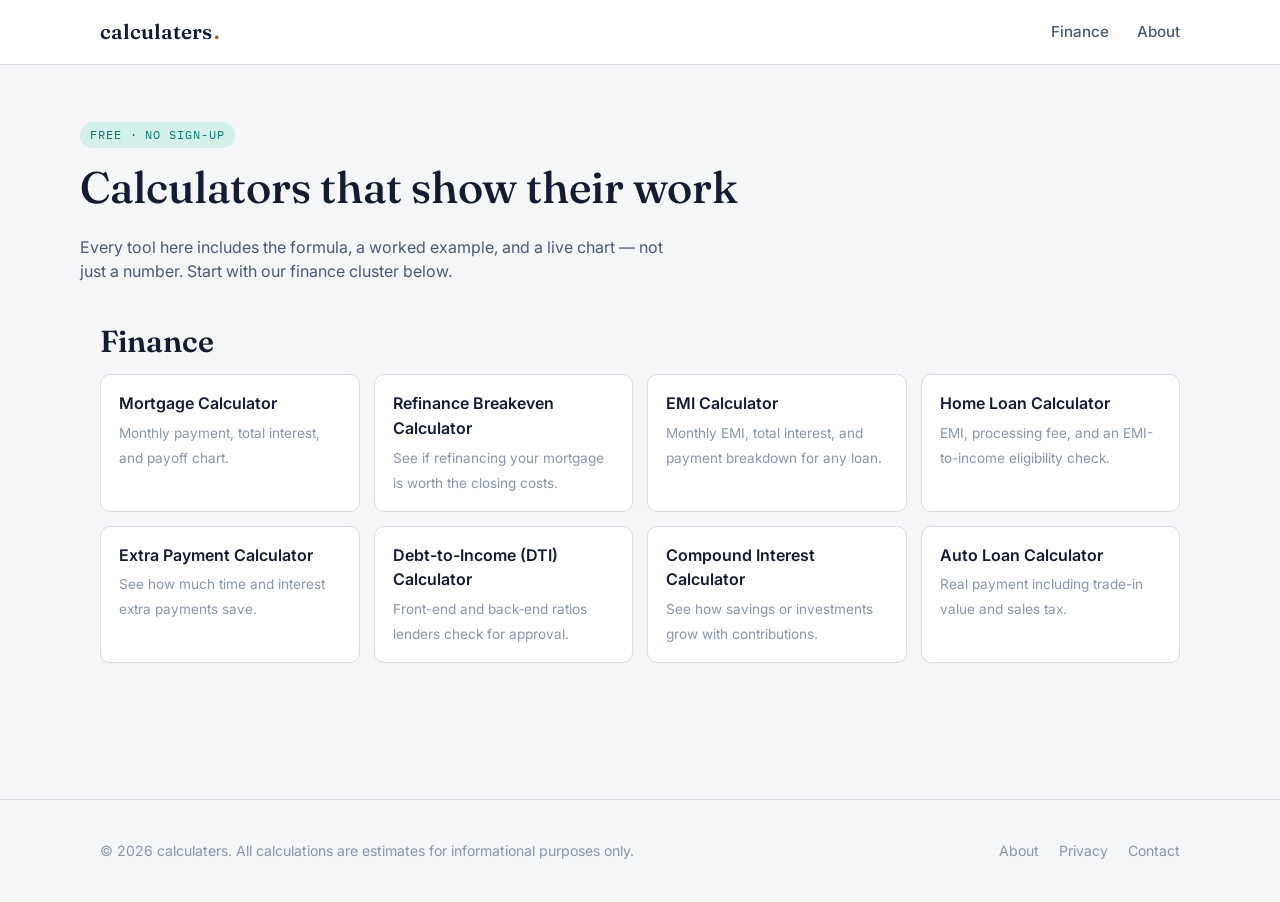
<file: index.html>
<!DOCTYPE html>
<html lang="en">
<head>
<meta charset="UTF-8">
<meta name="viewport" content="width=device-width, initial-scale=1.0">
<title>calculaters — Free Financial Calculators</title>
<meta name="description" content="Free, fast calculators for mortgages, loans, debt payoff, and more — with live charts and no sign-up required.">
<link rel="stylesheet" href="main.css">
</head>
<body>
<header class="site-header">
  <nav class="nav">
    <a class="brand" href="index.html">calculaters<span class="brand-dot">.</span></a>
    <ul class="nav-links">
      <li><a href="finance.html">Finance</a></li>
      <li><a href="about.html">About</a></li>
    </ul>
    <button class="nav-toggle" aria-label="Toggle menu" aria-expanded="false"></button>
  </nav>
</header>

<main>
  <div class="container" style="padding:56px 0 24px">
    <span class="eyebrow">Free · No sign-up</span>
    <h1>Calculators that show their work</h1>
    <p style="max-width:60ch">Every tool here includes the formula, a worked example, and a live chart — not just a number. Start with our finance cluster below.</p>
  </div>

  <div class="container" style="padding-bottom:56px">
    <h2>Finance</h2>
    <div class="related-grid">
      <a class="related-card" href="mortgage-calculator.html">
        <span class="rc-title">Mortgage Calculator</span>
        <span class="rc-desc">Monthly payment, total interest, and payoff chart.</span>
      </a>
      <a class="related-card" href="refinance-calculator.html">
        <span class="rc-title">Refinance Breakeven Calculator</span>
        <span class="rc-desc">See if refinancing your mortgage is worth the closing costs.</span>
      </a>
      <a class="related-card" href="emi-calculator.html">
        <span class="rc-title">EMI Calculator</span>
        <span class="rc-desc">Monthly EMI, total interest, and payment breakdown for any loan.</span>
      </a>
      <a class="related-card" href="home-loan-calculator.html">
        <span class="rc-title">Home Loan Calculator</span>
        <span class="rc-desc">EMI, processing fee, and an EMI-to-income eligibility check.</span>
      </a>
      <a class="related-card" href="extra-payment-calculator.html">
        <span class="rc-title">Extra Payment Calculator</span>
        <span class="rc-desc">See how much time and interest extra payments save.</span>
      </a>
      <a class="related-card" href="dti-calculator.html">
        <span class="rc-title">Debt-to-Income (DTI) Calculator</span>
        <span class="rc-desc">Front-end and back-end ratios lenders check for approval.</span>
      </a>
      <a class="related-card" href="compound-interest-calculator.html">
        <span class="rc-title">Compound Interest Calculator</span>
        <span class="rc-desc">See how savings or investments grow with contributions.</span>
      </a>
      <a class="related-card" href="auto-loan-calculator.html">
        <span class="rc-title">Auto Loan Calculator</span>
        <span class="rc-desc">Real payment including trade-in value and sales tax.</span>
      </a>
    </div>
  </div>
</main>

<footer class="site-footer">
  <div class="container footer-grid">
    <div>© <span id="year"></span> calculaters. All calculations are estimates for informational purposes only.</div>
    <ul class="footer-links">
      <li><a href="about.html">About</a></li>
      <li><a href="privacy.html">Privacy</a></li>
      <li><a href="contact.html">Contact</a></li>
    </ul>
  </div>
</footer>
<script>document.getElementById('year').textContent = new Date().getFullYear();</script>
<script src="main.js"></script>
</body>
</html>
</file>
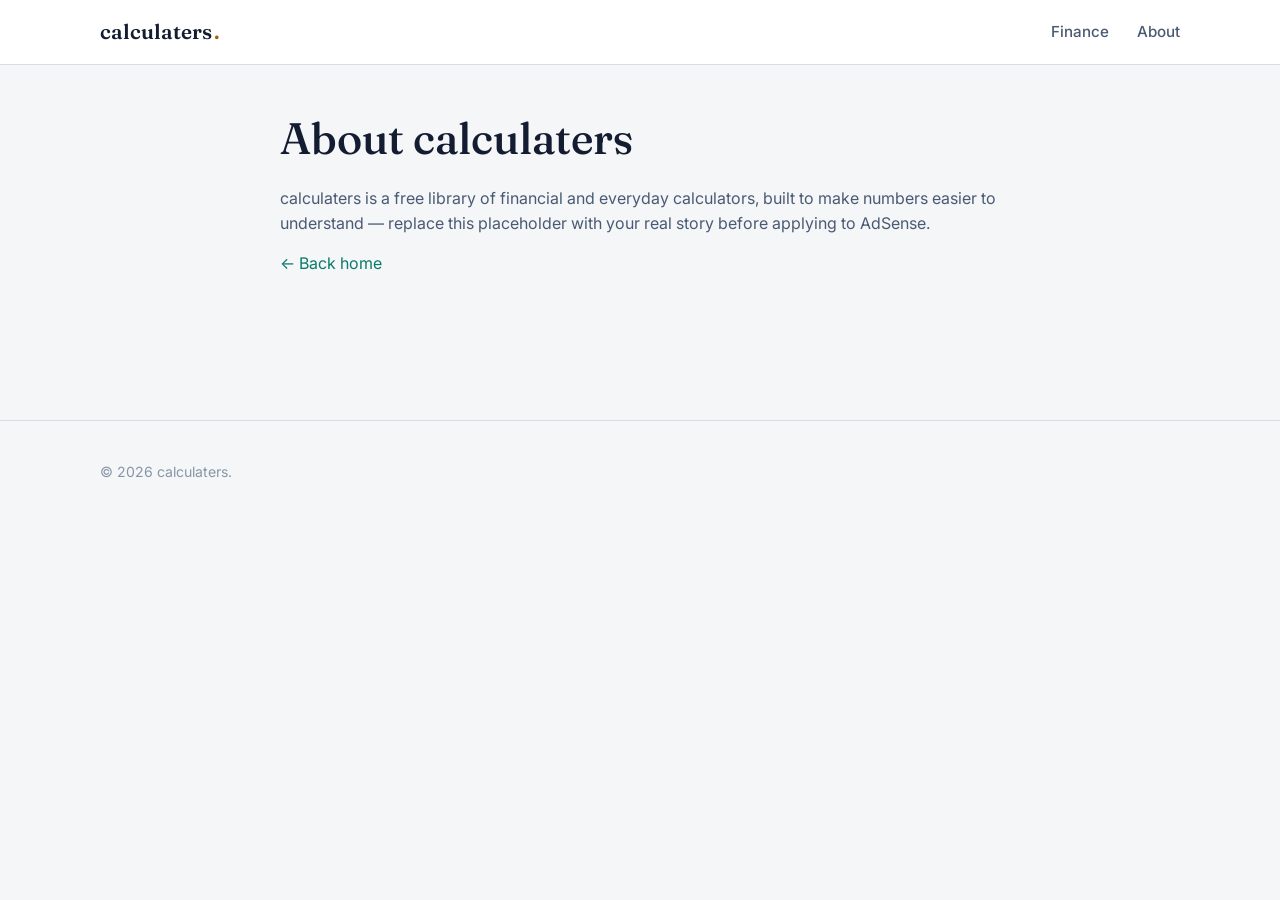
<file: about.html>
<!DOCTYPE html>
<html lang="en">
<head>
<meta charset="UTF-8">
<meta name="viewport" content="width=device-width, initial-scale=1.0">
<title>About | calculaters</title>
<link rel="stylesheet" href="main.css">
</head>
<body>
<header class="site-header">
  <nav class="nav">
    <a class="brand" href="index.html">calculaters<span class="brand-dot">.</span></a>
    <ul class="nav-links">
      <li><a href="finance.html">Finance</a></li>
      <li><a href="about.html">About</a></li>
    </ul>
    <button class="nav-toggle" aria-label="Toggle menu" aria-expanded="false"></button>
  </nav>
</header>
<main>
  <div class="container" style="padding:48px 0; max-width:720px">
    <h1>About calculaters</h1>
    <p>calculaters is a free library of financial and everyday calculators, built to make numbers easier to understand — replace this placeholder with your real story before applying to AdSense.</p>
    <p><a href="index.html">← Back home</a></p>
  </div>
</main>
<footer class="site-footer"><div class="container">© <span id="year"></span> calculaters.</div></footer>
<script>document.getElementById('year').textContent = new Date().getFullYear();</script>
<script src="main.js"></script>
</body>
</html>
</file>
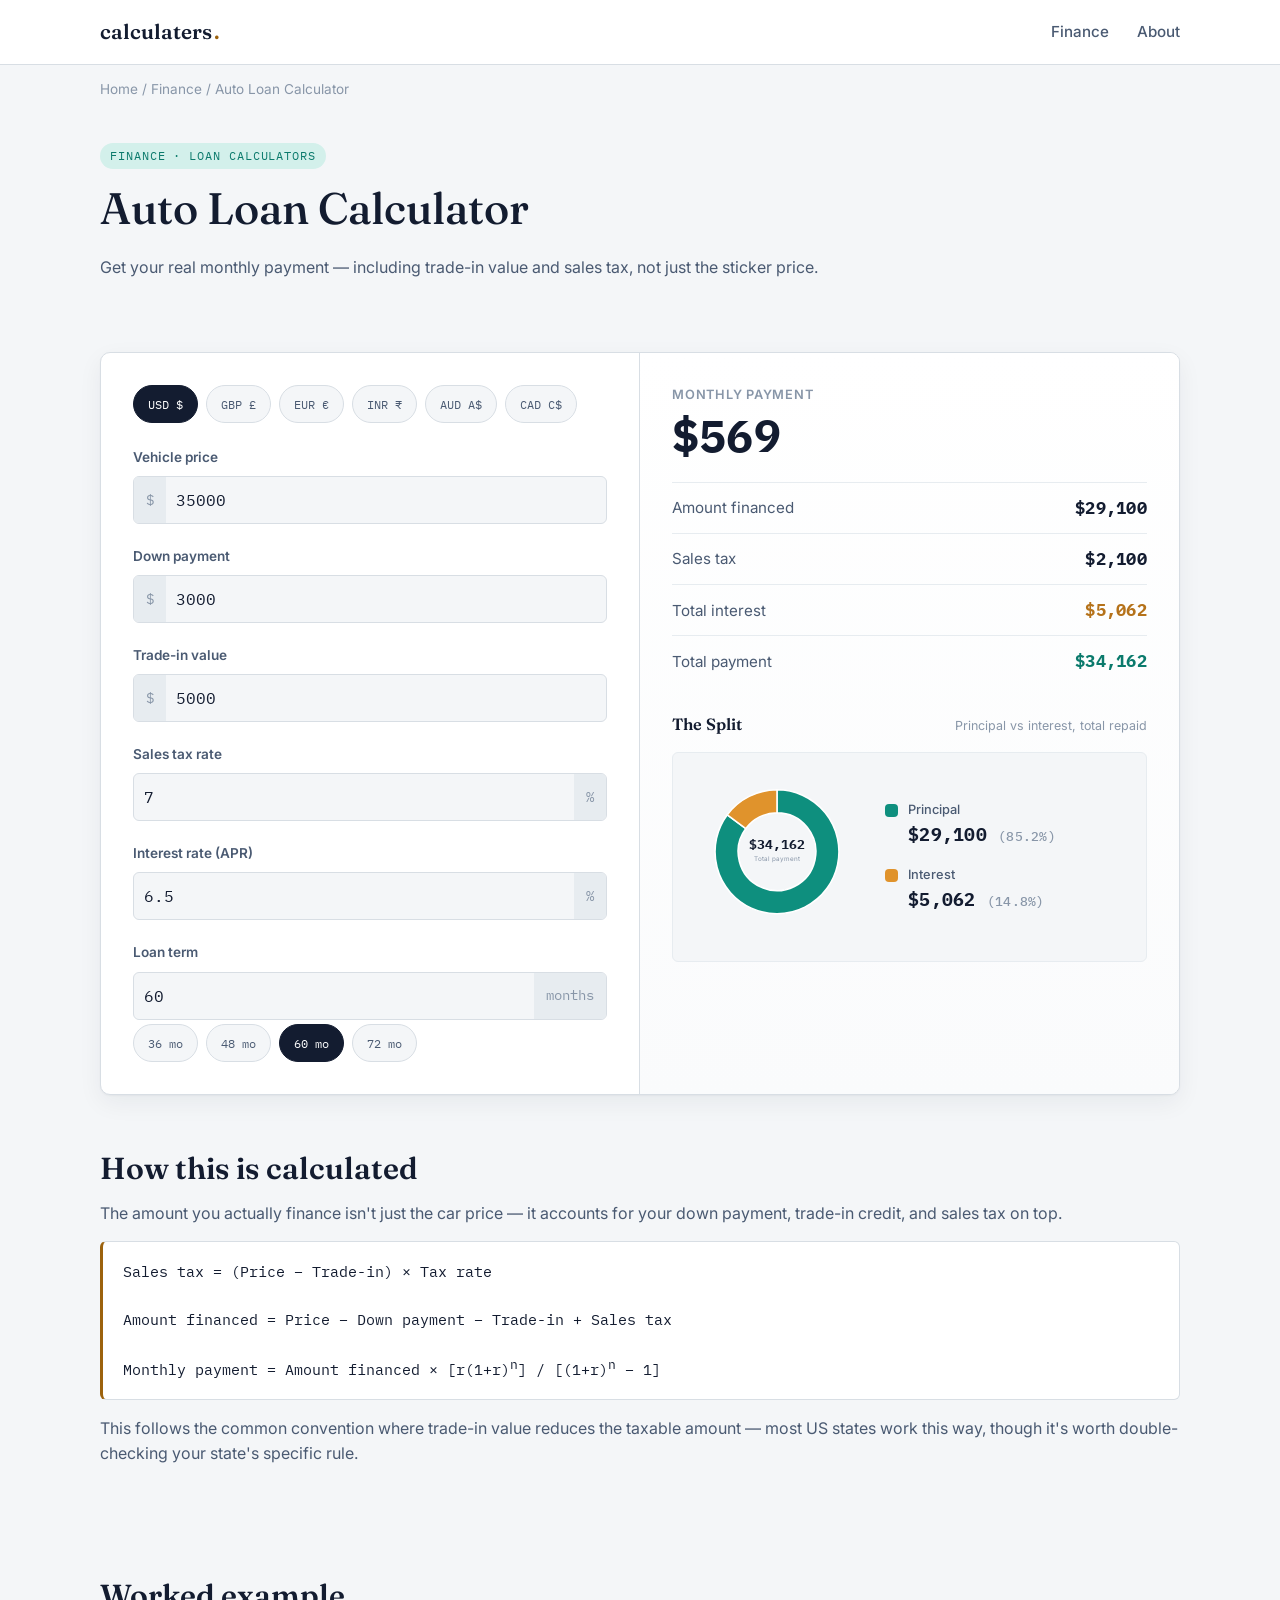
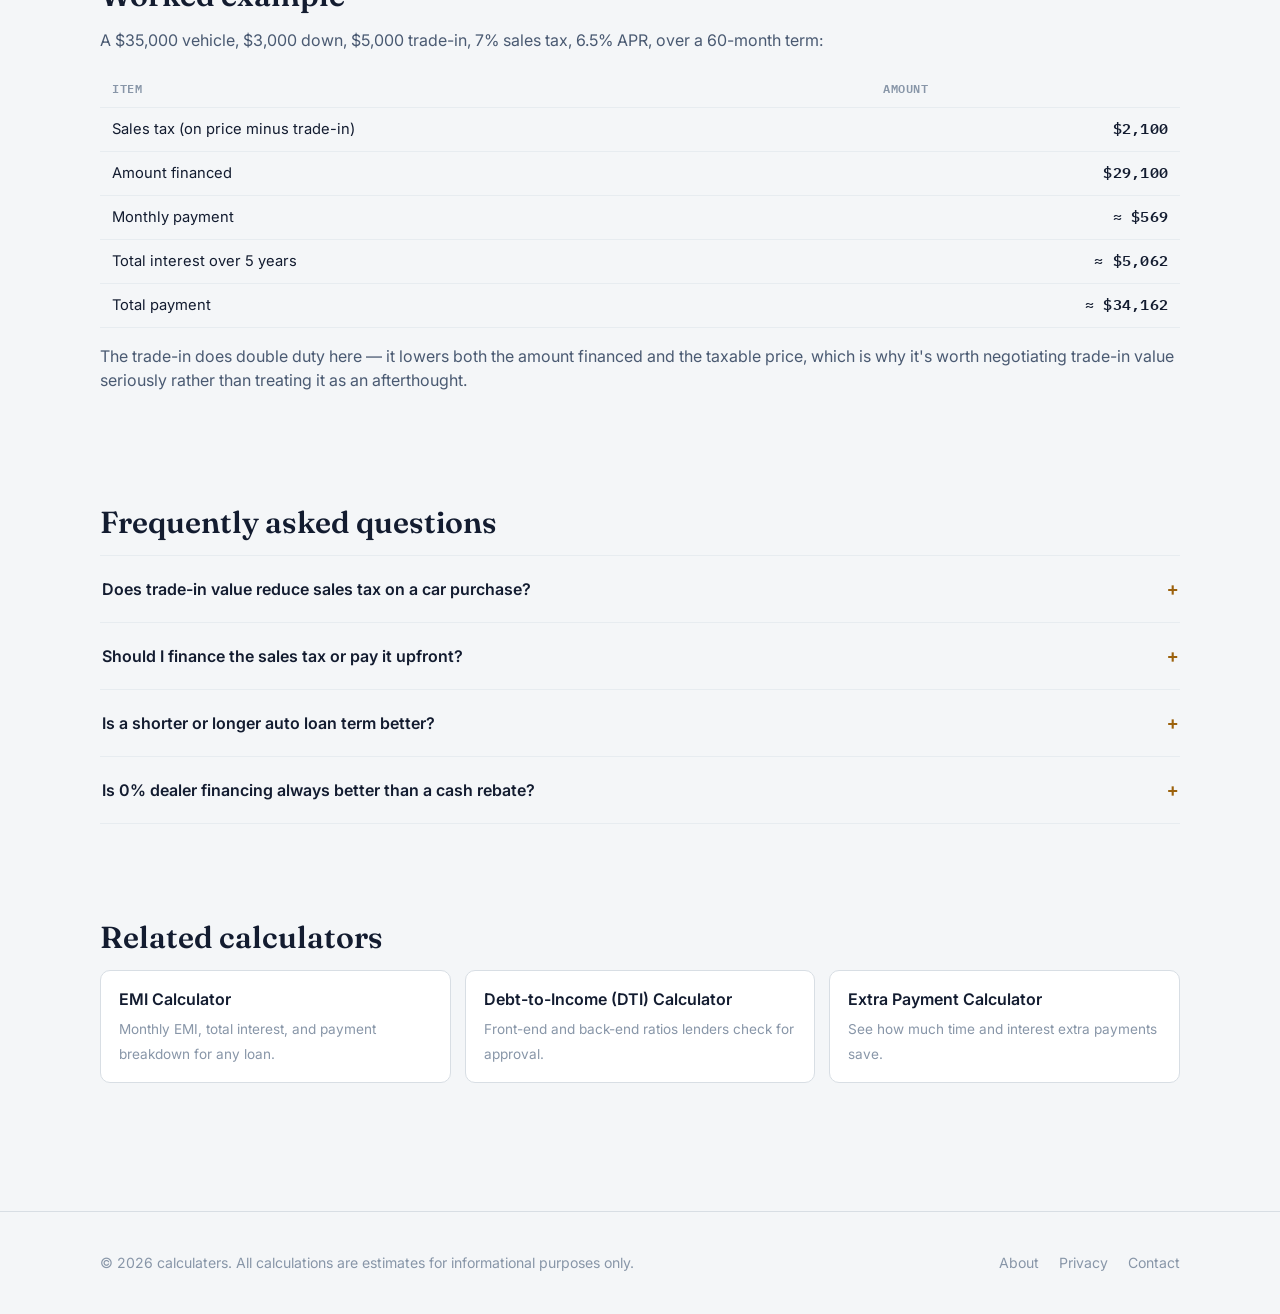
<file: auto-loan-calculator.html>
<!DOCTYPE html>
<html lang="en">
<head>
<meta charset="UTF-8">
<meta name="viewport" content="width=device-width, initial-scale=1.0">
<title>Auto Loan Calculator — Payment, Trade-In & Sales Tax | calculaters</title>
<meta name="description" content="Free auto loan calculator that accounts for trade-in value and sales tax. Get your true monthly payment, amount financed, and total interest.">
<link rel="canonical" href="https://pushkrajjadhav23-ops.github.io/Calculaters/auto-loan-calculator.html">

<meta property="og:title" content="Auto Loan Calculator — Payment, Trade-In & Sales Tax">
<meta property="og:description" content="Calculate your real auto loan payment including trade-in value and sales tax.">
<meta property="og:type" content="website">
<meta property="og:url" content="https://pushkrajjadhav23-ops.github.io/Calculaters/auto-loan-calculator.html">

<link rel="stylesheet" href="main.css">
<link rel="stylesheet" href="calculator.css">

<script type="application/ld+json">
{
  "@context": "https://schema.org",
  "@type": "FAQPage",
  "mainEntity": [
    {
      "@type": "Question",
      "name": "Does trade-in value reduce sales tax on a car purchase?",
      "acceptedAnswer": {
        "@type": "Answer",
        "text": "In most US states, yes — sales tax is calculated on the price after subtracting your trade-in value, not the full purchase price. This calculator follows that common convention, though a few states tax the full price regardless of trade-in, so it's worth confirming your state's specific rule."
      }
    },
    {
      "@type": "Question",
      "name": "Should I finance the sales tax or pay it upfront?",
      "acceptedAnswer": {
        "@type": "Answer",
        "text": "Rolling sales tax into the loan spreads the cost out but means paying interest on it over the loan term. Paying it upfront costs more at signing but saves on that added interest — whichever fits your cash flow better is a reasonable choice."
      }
    },
    {
      "@type": "Question",
      "name": "Is a shorter or longer auto loan term better?",
      "acceptedAnswer": {
        "@type": "Answer",
        "text": "A shorter term means higher monthly payments but significantly less total interest paid, and you build equity faster relative to the car's depreciation. A longer term lowers the monthly payment but usually means paying meaningfully more in interest and being underwater on the loan for longer."
      }
    },
    {
      "@type": "Question",
      "name": "Is 0% dealer financing always better than a cash rebate?",
      "acceptedAnswer": {
        "@type": "Answer",
        "text": "Not necessarily. A cash rebate reduces the price you finance, which can be worth more than a 0% rate if the rebate is large enough or the loan term is short — run both scenarios through a calculator like this one to compare the actual total cost of each option."
      }
    }
  ]
}
</script>
</head>
<body>

<a class="skip-link" href="#main">Skip to content</a>

<header class="site-header">
  <nav class="nav">
    <a class="brand" href="index.html">calculaters<span class="brand-dot">.</span></a>
    <ul class="nav-links">
      <li><a href="finance.html">Finance</a></li>
      <li><a href="about.html">About</a></li>
    </ul>
    <button class="nav-toggle" aria-label="Toggle menu" aria-expanded="false"></button>
  </nav>
</header>

<main id="main">
  <div class="container">
    <p class="breadcrumb">
      <a href="index.html">Home</a> / <a href="finance.html">Finance</a> / Auto Loan Calculator
    </p>

    <section class="tight">
      <span class="eyebrow">Finance · Loan calculators</span>
      <h1>Auto Loan Calculator</h1>
      <p>Get your real monthly payment — including trade-in value and sales tax, not just the sticker price.</p>
    </section>

    <div class="tool">
      <div class="tool-grid">
        <div class="tool-inputs">

          <div class="currency-toggle" role="group" aria-label="Currency">
            <button type="button" data-currency="USD">USD $</button>
            <button type="button" data-currency="GBP">GBP £</button>
            <button type="button" data-currency="EUR">EUR €</button>
            <button type="button" data-currency="INR">INR ₹</button>
            <button type="button" data-currency="AUD">AUD A$</button>
            <button type="button" data-currency="CAD">CAD C$</button>
          </div>

          <div class="field">
            <label class="field-label" for="alPrice">Vehicle price</label>
            <div class="field-input-row">
              <span class="prefix">$</span>
              <input type="number" id="alPrice" value="35000" min="0" step="500">
            </div>
          </div>

          <div class="field">
            <label class="field-label" for="alDown">Down payment</label>
            <div class="field-input-row">
              <span class="prefix">$</span>
              <input type="number" id="alDown" value="3000" min="0" step="500">
            </div>
          </div>

          <div class="field">
            <label class="field-label" for="alTradeIn">Trade-in value</label>
            <div class="field-input-row">
              <span class="prefix">$</span>
              <input type="number" id="alTradeIn" value="5000" min="0" step="500">
            </div>
          </div>

          <div class="field">
            <label class="field-label" for="alTax">Sales tax rate</label>
            <div class="field-input-row">
              <input type="number" id="alTax" value="7" min="0" max="15" step="0.1">
              <span class="suffix">%</span>
            </div>
          </div>

          <div class="field">
            <label class="field-label" for="alRate">Interest rate (APR)</label>
            <div class="field-input-row">
              <input type="number" id="alRate" value="6.5" min="0" max="25" step="0.05">
              <span class="suffix">%</span>
            </div>
          </div>

          <div class="field">
            <label class="field-label" for="alTerm">Loan term</label>
            <div class="field-input-row">
              <input type="number" id="alTerm" value="60" min="12" max="96" step="1">
              <span class="suffix">months</span>
            </div>
            <div class="compounding-toggle term-toggle" role="group" aria-label="Common loan terms">
              <button type="button" data-months="36">36 mo</button>
              <button type="button" data-months="48">48 mo</button>
              <button type="button" data-months="60" class="active">60 mo</button>
              <button type="button" data-months="72">72 mo</button>
            </div>
          </div>

        </div>

        <div class="tool-results">
          <div class="headline-stat">
            <div class="stat-label">Monthly payment</div>
            <div class="stat-value num" id="alPaymentOut">$0</div>
          </div>

          <div class="stat-row">
            <span class="stat-label">Amount financed</span>
            <span class="stat-value num" id="alFinancedOut">$0</span>
          </div>
          <div class="stat-row">
            <span class="stat-label">Sales tax</span>
            <span class="stat-value num" id="alTaxOut">$0</span>
          </div>
          <div class="stat-row interest">
            <span class="stat-label">Total interest</span>
            <span class="stat-value num" id="alInterestOut">$0</span>
          </div>
          <div class="stat-row principal">
            <span class="stat-label">Total payment</span>
            <span class="stat-value num" id="alTotalOut">$0</span>
          </div>

          <div class="roofline">
            <div class="roofline-head">
              <span class="rl-title">The Split</span>
              <span class="rl-sub">Principal vs interest, total repaid</span>
            </div>
            <div class="donut-wrap">
              <svg class="roofline-chart donut" id="rooflineChart" viewBox="0 0 320 320" role="img" aria-label="Donut chart of principal versus interest for the auto loan"></svg>
              <div class="donut-legend"></div>
            </div>
          </div>
        </div>
      </div>
    </div>

    <section>
      <h2>How this is calculated</h2>
      <p>The amount you actually finance isn't just the car price — it accounts for your down payment, trade-in credit, and sales tax on top.</p>
      <div class="formula-box">
Sales tax&nbsp;=&nbsp;(Price&nbsp;−&nbsp;Trade-in)&nbsp;×&nbsp;Tax rate<br><br>
Amount financed&nbsp;=&nbsp;Price&nbsp;−&nbsp;Down payment&nbsp;−&nbsp;Trade-in&nbsp;+&nbsp;Sales tax<br><br>
Monthly payment&nbsp;=&nbsp;Amount financed&nbsp;×&nbsp;[r(1+r)<sup>n</sup>]&nbsp;/&nbsp;[(1+r)<sup>n</sup>&nbsp;−&nbsp;1]
      </div>
      <p>This follows the common convention where trade-in value reduces the taxable amount — most US states work this way, though it's worth double-checking your state's specific rule.</p>
    </section>

    <section class="worked-example">
      <h2>Worked example</h2>
      <p>A $35,000 vehicle, $3,000 down, $5,000 trade-in, 7% sales tax, 6.5% APR, over a 60-month term:</p>
      <table>
        <thead>
          <tr><th>Item</th><th class="num">Amount</th></tr>
        </thead>
        <tbody>
          <tr><td>Sales tax (on price minus trade-in)</td><td class="num">$2,100</td></tr>
          <tr><td>Amount financed</td><td class="num">$29,100</td></tr>
          <tr><td>Monthly payment</td><td class="num">≈ $569</td></tr>
          <tr><td>Total interest over 5 years</td><td class="num">≈ $5,062</td></tr>
          <tr><td>Total payment</td><td class="num">≈ $34,162</td></tr>
        </tbody>
      </table>
      <p>The trade-in does double duty here — it lowers both the amount financed and the taxable price, which is why it's worth negotiating trade-in value seriously rather than treating it as an afterthought.</p>
    </section>

    <section>
      <h2>Frequently asked questions</h2>
      <div class="faq-list">
        <div class="faq-item">
          <button class="faq-q">Does trade-in value reduce sales tax on a car purchase?</button>
          <div class="faq-a"><p>In most US states, yes — sales tax is calculated on the price after subtracting your trade-in value, not the full purchase price. This calculator follows that common convention, though a few states tax the full price regardless of trade-in, so it's worth confirming your state's specific rule.</p></div>
        </div>
        <div class="faq-item">
          <button class="faq-q">Should I finance the sales tax or pay it upfront?</button>
          <div class="faq-a"><p>Rolling sales tax into the loan spreads the cost out but means paying interest on it over the loan term. Paying it upfront costs more at signing but saves on that added interest — whichever fits your cash flow better is a reasonable choice.</p></div>
        </div>
        <div class="faq-item">
          <button class="faq-q">Is a shorter or longer auto loan term better?</button>
          <div class="faq-a"><p>A shorter term means higher monthly payments but significantly less total interest paid, and you build equity faster relative to the car's depreciation. A longer term lowers the monthly payment but usually means paying meaningfully more in interest and being underwater on the loan for longer.</p></div>
        </div>
        <div class="faq-item">
          <button class="faq-q">Is 0% dealer financing always better than a cash rebate?</button>
          <div class="faq-a"><p>Not necessarily. A cash rebate reduces the price you finance, which can be worth more than a 0% rate if the rebate is large enough or the loan term is short — run both scenarios through a calculator like this one to compare the actual total cost of each option.</p></div>
        </div>
      </div>
    </section>

    <section>
      <h2>Related calculators</h2>
      <div class="related-grid">
        <a class="related-card" href="emi-calculator.html">
          <span class="rc-title">EMI Calculator</span>
          <span class="rc-desc">Monthly EMI, total interest, and payment breakdown for any loan.</span>
        </a>
        <a class="related-card" href="dti-calculator.html">
          <span class="rc-title">Debt-to-Income (DTI) Calculator</span>
          <span class="rc-desc">Front-end and back-end ratios lenders check for approval.</span>
        </a>
        <a class="related-card" href="extra-payment-calculator.html">
          <span class="rc-title">Extra Payment Calculator</span>
          <span class="rc-desc">See how much time and interest extra payments save.</span>
        </a>
      </div>
    </section>

  </div>
</main>

<footer class="site-footer">
  <div class="container footer-grid">
    <div>© <span id="year"></span> calculaters. All calculations are estimates for informational purposes only.</div>
    <ul class="footer-links">
      <li><a href="about.html">About</a></li>
      <li><a href="privacy.html">Privacy</a></li>
      <li><a href="contact.html">Contact</a></li>
    </ul>
  </div>
</footer>

<script>document.getElementById('year').textContent = new Date().getFullYear();</script>
<script src="main.js"></script>
<script src="auto-loan.js"></script>
</body>
</html>
</file>
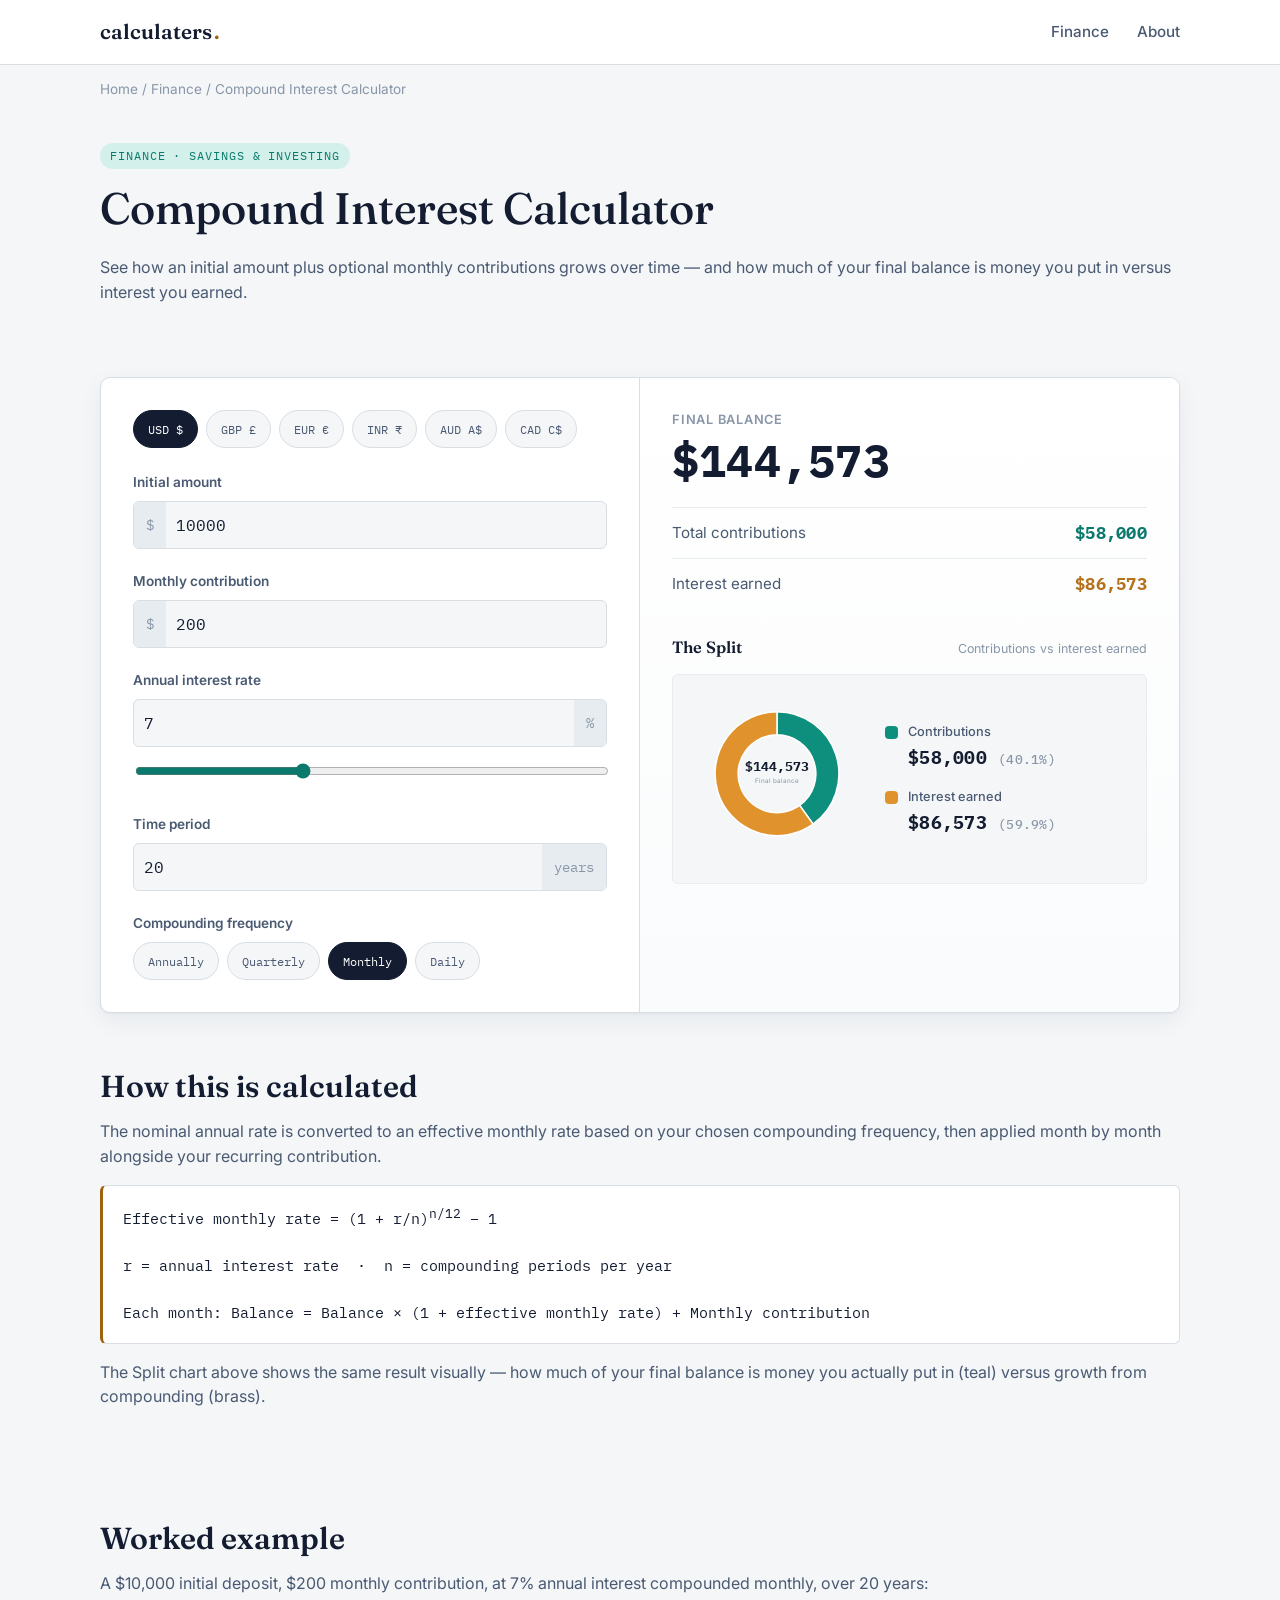
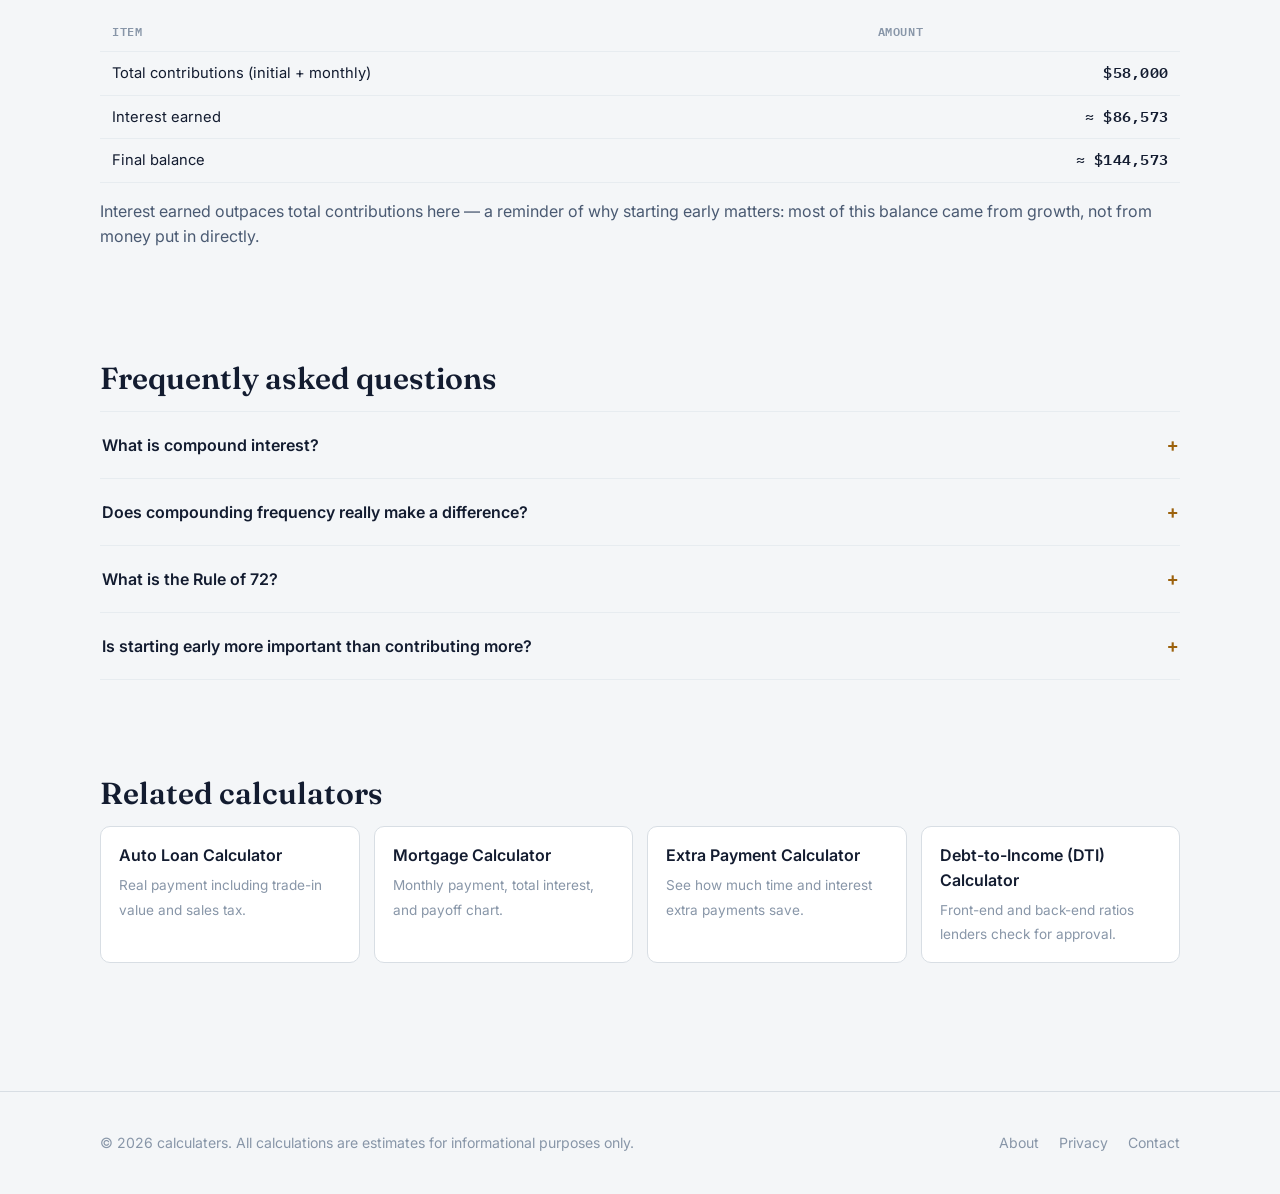
<file: compound-interest-calculator.html>
<!DOCTYPE html>
<html lang="en">
<head>
<meta charset="UTF-8">
<meta name="viewport" content="width=device-width, initial-scale=1.0">
<title>Compound Interest Calculator — Savings & Investment Growth | calculaters</title>
<meta name="description" content="Free compound interest calculator with monthly contributions and selectable compounding frequency. See your final balance, total contributions, and interest earned.">
<link rel="canonical" href="https://pushkrajjadhav23-ops.github.io/Calculaters/compound-interest-calculator.html">

<meta property="og:title" content="Compound Interest Calculator — Savings & Investment Growth">
<meta property="og:description" content="See how your savings or investments grow with compound interest and monthly contributions.">
<meta property="og:type" content="website">
<meta property="og:url" content="https://pushkrajjadhav23-ops.github.io/Calculaters/compound-interest-calculator.html">

<link rel="stylesheet" href="main.css">
<link rel="stylesheet" href="calculator.css">

<script type="application/ld+json">
{
  "@context": "https://schema.org",
  "@type": "FAQPage",
  "mainEntity": [
    {
      "@type": "Question",
      "name": "What is compound interest?",
      "acceptedAnswer": {
        "@type": "Answer",
        "text": "Compound interest is interest calculated on both the original principal and the interest already earned. Unlike simple interest, which only grows on the original amount, compound interest lets your balance grow on an accelerating curve over time."
      }
    },
    {
      "@type": "Question",
      "name": "Does compounding frequency really make a difference?",
      "acceptedAnswer": {
        "@type": "Answer",
        "text": "Yes, but usually a modest one. More frequent compounding (daily versus annually) means interest starts earning its own interest sooner, which adds up over long timeframes, though the difference is typically a small percentage of total growth compared to the impact of the rate itself or how long the money is invested."
      }
    },
    {
      "@type": "Question",
      "name": "What is the Rule of 72?",
      "acceptedAnswer": {
        "@type": "Answer",
        "text": "The Rule of 72 is a quick way to estimate how long it takes an investment to double: divide 72 by the annual interest rate. At 7% annual growth, for example, money roughly doubles every 72 ÷ 7, or about 10.3 years."
      }
    },
    {
      "@type": "Question",
      "name": "Is starting early more important than contributing more?",
      "acceptedAnswer": {
        "@type": "Answer",
        "text": "Time in the market is often the single biggest factor in compound growth, since more compounding periods let interest earn interest on itself longer. Starting a decade earlier with smaller contributions frequently outperforms starting later with larger ones, though contributing more helps at any starting point."
      }
    }
  ]
}
</script>
</head>
<body>

<a class="skip-link" href="#main">Skip to content</a>

<header class="site-header">
  <nav class="nav">
    <a class="brand" href="index.html">calculaters<span class="brand-dot">.</span></a>
    <ul class="nav-links">
      <li><a href="finance.html">Finance</a></li>
      <li><a href="about.html">About</a></li>
    </ul>
    <button class="nav-toggle" aria-label="Toggle menu" aria-expanded="false"></button>
  </nav>
</header>

<main id="main">
  <div class="container">
    <p class="breadcrumb">
      <a href="index.html">Home</a> / <a href="finance.html">Finance</a> / Compound Interest Calculator
    </p>

    <section class="tight">
      <span class="eyebrow">Finance · Savings & investing</span>
      <h1>Compound Interest Calculator</h1>
      <p>See how an initial amount plus optional monthly contributions grows over time — and how much of your final balance is money you put in versus interest you earned.</p>
    </section>

    <div class="tool">
      <div class="tool-grid">
        <div class="tool-inputs">

          <div class="currency-toggle" role="group" aria-label="Currency">
            <button type="button" data-currency="USD">USD $</button>
            <button type="button" data-currency="GBP">GBP £</button>
            <button type="button" data-currency="EUR">EUR €</button>
            <button type="button" data-currency="INR">INR ₹</button>
            <button type="button" data-currency="AUD">AUD A$</button>
            <button type="button" data-currency="CAD">CAD C$</button>
          </div>

          <div class="field">
            <label class="field-label" for="ciPrincipal">Initial amount</label>
            <div class="field-input-row">
              <span class="prefix">$</span>
              <input type="number" id="ciPrincipal" value="10000" min="0" step="500">
            </div>
          </div>

          <div class="field">
            <label class="field-label" for="ciContribution">Monthly contribution</label>
            <div class="field-input-row">
              <span class="prefix">$</span>
              <input type="number" id="ciContribution" value="200" min="0" step="25">
            </div>
          </div>

          <div class="field">
            <label class="field-label" for="ciRate">Annual interest rate</label>
            <div class="field-input-row">
              <input type="number" id="ciRate" value="7" min="0" max="30" step="0.1">
              <span class="suffix">%</span>
            </div>
            <input type="range" min="0" max="20" step="0.1" value="7"
                   oninput="document.getElementById('ciRate').value=this.value; document.getElementById('ciRate').dispatchEvent(new Event('input'));">
          </div>

          <div class="field">
            <label class="field-label" for="ciYears">Time period</label>
            <div class="field-input-row">
              <input type="number" id="ciYears" value="20" min="1" max="60" step="1">
              <span class="suffix">years</span>
            </div>
          </div>

          <div class="field">
            <label class="field-label">Compounding frequency</label>
            <div class="compounding-toggle" role="group" aria-label="Compounding frequency">
              <button type="button" data-periods="1">Annually</button>
              <button type="button" data-periods="4">Quarterly</button>
              <button type="button" data-periods="12" class="active">Monthly</button>
              <button type="button" data-periods="365">Daily</button>
            </div>
          </div>

        </div>

        <div class="tool-results">
          <div class="headline-stat">
            <div class="stat-label">Final balance</div>
            <div class="stat-value num" id="ciBalanceOut">$0</div>
          </div>

          <div class="stat-row principal">
            <span class="stat-label">Total contributions</span>
            <span class="stat-value num" id="ciContributionsOut">$0</span>
          </div>
          <div class="stat-row interest">
            <span class="stat-label">Interest earned</span>
            <span class="stat-value num" id="ciInterestOut">$0</span>
          </div>

          <div class="roofline">
            <div class="roofline-head">
              <span class="rl-title">The Split</span>
              <span class="rl-sub">Contributions vs interest earned</span>
            </div>
            <div class="donut-wrap">
              <svg class="roofline-chart donut" id="rooflineChart" viewBox="0 0 320 320" role="img" aria-label="Donut chart of total contributions versus interest earned"></svg>
              <div class="donut-legend"></div>
            </div>
          </div>
        </div>
      </div>
    </div>

    <section>
      <h2>How this is calculated</h2>
      <p>The nominal annual rate is converted to an effective monthly rate based on your chosen compounding frequency, then applied month by month alongside your recurring contribution.</p>
      <div class="formula-box">
Effective monthly rate&nbsp;=&nbsp;(1&nbsp;+&nbsp;r/n)<sup>n/12</sup>&nbsp;−&nbsp;1<br><br>
r = annual interest rate&nbsp;&nbsp;·&nbsp;&nbsp;n = compounding periods per year<br><br>
Each month: Balance&nbsp;=&nbsp;Balance&nbsp;×&nbsp;(1&nbsp;+&nbsp;effective monthly rate)&nbsp;+&nbsp;Monthly contribution
      </div>
      <p>The Split chart above shows the same result visually — how much of your final balance is money you actually put in (teal) versus growth from compounding (brass).</p>
    </section>

    <section class="worked-example">
      <h2>Worked example</h2>
      <p>A $10,000 initial deposit, $200 monthly contribution, at 7% annual interest compounded monthly, over 20 years:</p>
      <table>
        <thead>
          <tr><th>Item</th><th class="num">Amount</th></tr>
        </thead>
        <tbody>
          <tr><td>Total contributions (initial + monthly)</td><td class="num">$58,000</td></tr>
          <tr><td>Interest earned</td><td class="num">≈ $86,573</td></tr>
          <tr><td>Final balance</td><td class="num">≈ $144,573</td></tr>
        </tbody>
      </table>
      <p>Interest earned outpaces total contributions here — a reminder of why starting early matters: most of this balance came from growth, not from money put in directly.</p>
    </section>

    <section>
      <h2>Frequently asked questions</h2>
      <div class="faq-list">
        <div class="faq-item">
          <button class="faq-q">What is compound interest?</button>
          <div class="faq-a"><p>Compound interest is interest calculated on both the original principal and the interest already earned. Unlike simple interest, which only grows on the original amount, compound interest lets your balance grow on an accelerating curve over time.</p></div>
        </div>
        <div class="faq-item">
          <button class="faq-q">Does compounding frequency really make a difference?</button>
          <div class="faq-a"><p>Yes, but usually a modest one. More frequent compounding (daily versus annually) means interest starts earning its own interest sooner, which adds up over long timeframes, though the difference is typically a small percentage of total growth compared to the impact of the rate itself or how long the money is invested.</p></div>
        </div>
        <div class="faq-item">
          <button class="faq-q">What is the Rule of 72?</button>
          <div class="faq-a"><p>The Rule of 72 is a quick way to estimate how long it takes an investment to double: divide 72 by the annual interest rate. At 7% annual growth, for example, money roughly doubles every 72 ÷ 7, or about 10.3 years.</p></div>
        </div>
        <div class="faq-item">
          <button class="faq-q">Is starting early more important than contributing more?</button>
          <div class="faq-a"><p>Time in the market is often the single biggest factor in compound growth, since more compounding periods let interest earn interest on itself longer. Starting a decade earlier with smaller contributions frequently outperforms starting later with larger ones, though contributing more helps at any starting point.</p></div>
        </div>
      </div>
    </section>

    <section>
      <h2>Related calculators</h2>
      <div class="related-grid">
        <a class="related-card" href="auto-loan-calculator.html">
          <span class="rc-title">Auto Loan Calculator</span>
          <span class="rc-desc">Real payment including trade-in value and sales tax.</span>
        </a>
        <a class="related-card" href="mortgage-calculator.html">
          <span class="rc-title">Mortgage Calculator</span>
          <span class="rc-desc">Monthly payment, total interest, and payoff chart.</span>
        </a>
        <a class="related-card" href="extra-payment-calculator.html">
          <span class="rc-title">Extra Payment Calculator</span>
          <span class="rc-desc">See how much time and interest extra payments save.</span>
        </a>
        <a class="related-card" href="dti-calculator.html">
          <span class="rc-title">Debt-to-Income (DTI) Calculator</span>
          <span class="rc-desc">Front-end and back-end ratios lenders check for approval.</span>
        </a>
      </div>
    </section>

  </div>
</main>

<footer class="site-footer">
  <div class="container footer-grid">
    <div>© <span id="year"></span> calculaters. All calculations are estimates for informational purposes only.</div>
    <ul class="footer-links">
      <li><a href="about.html">About</a></li>
      <li><a href="privacy.html">Privacy</a></li>
      <li><a href="contact.html">Contact</a></li>
    </ul>
  </div>
</footer>

<script>document.getElementById('year').textContent = new Date().getFullYear();</script>
<script src="main.js"></script>
<script src="compound-interest.js"></script>
</body>
</html>
</file>
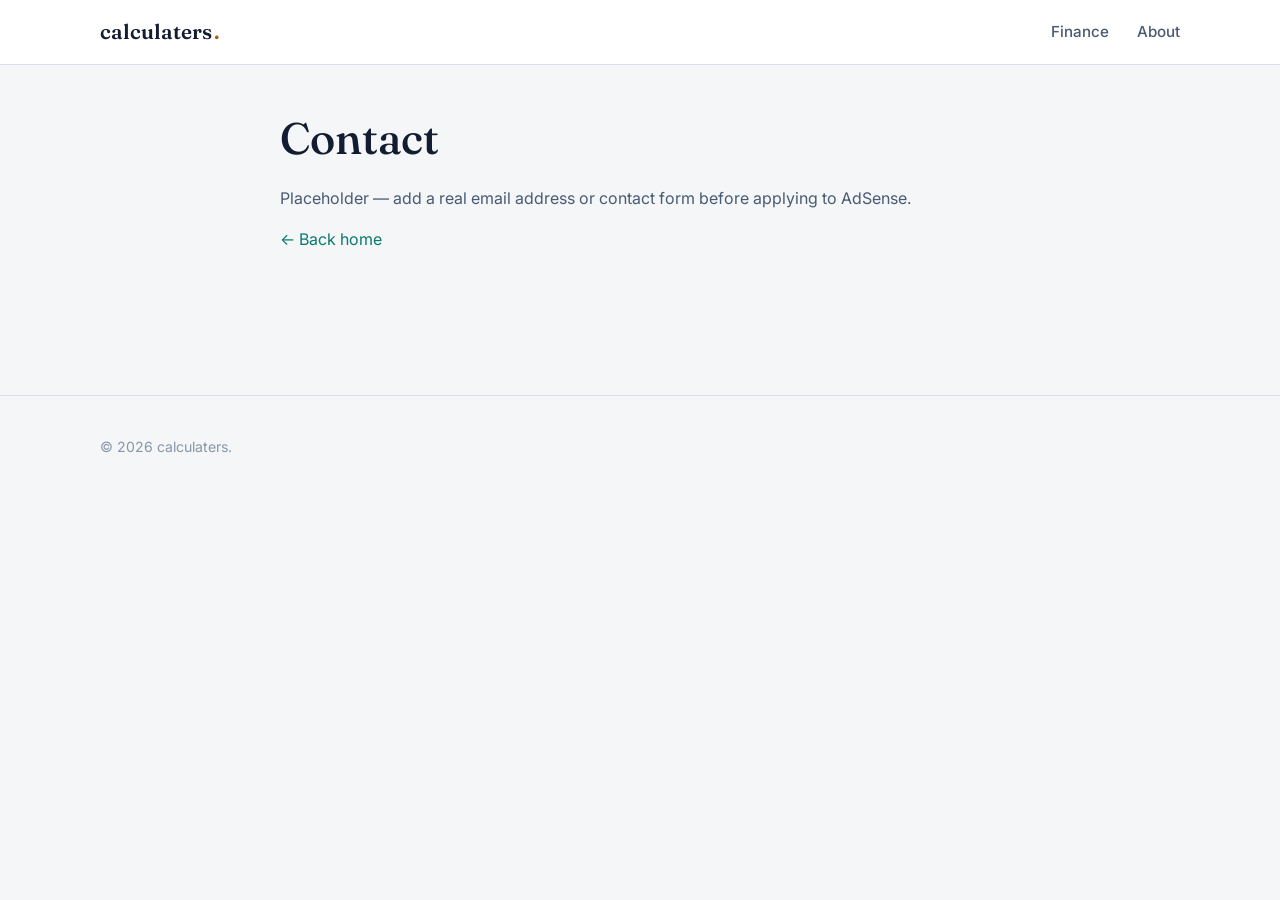
<file: contact.html>
<!DOCTYPE html>
<html lang="en">
<head>
<meta charset="UTF-8">
<meta name="viewport" content="width=device-width, initial-scale=1.0">
<title>Contact | calculaters</title>
<link rel="stylesheet" href="main.css">
</head>
<body>
<header class="site-header">
  <nav class="nav">
    <a class="brand" href="index.html">calculaters<span class="brand-dot">.</span></a>
    <ul class="nav-links">
      <li><a href="finance.html">Finance</a></li>
      <li><a href="about.html">About</a></li>
    </ul>
    <button class="nav-toggle" aria-label="Toggle menu" aria-expanded="false"></button>
  </nav>
</header>
<main>
  <div class="container" style="padding:48px 0; max-width:720px">
    <h1>Contact</h1>
    <p>Placeholder — add a real email address or contact form before applying to AdSense.</p>
    <p><a href="index.html">← Back home</a></p>
  </div>
</main>
<footer class="site-footer"><div class="container">© <span id="year"></span> calculaters.</div></footer>
<script>document.getElementById('year').textContent = new Date().getFullYear();</script>
<script src="main.js"></script>
</body>
</html>
</file>
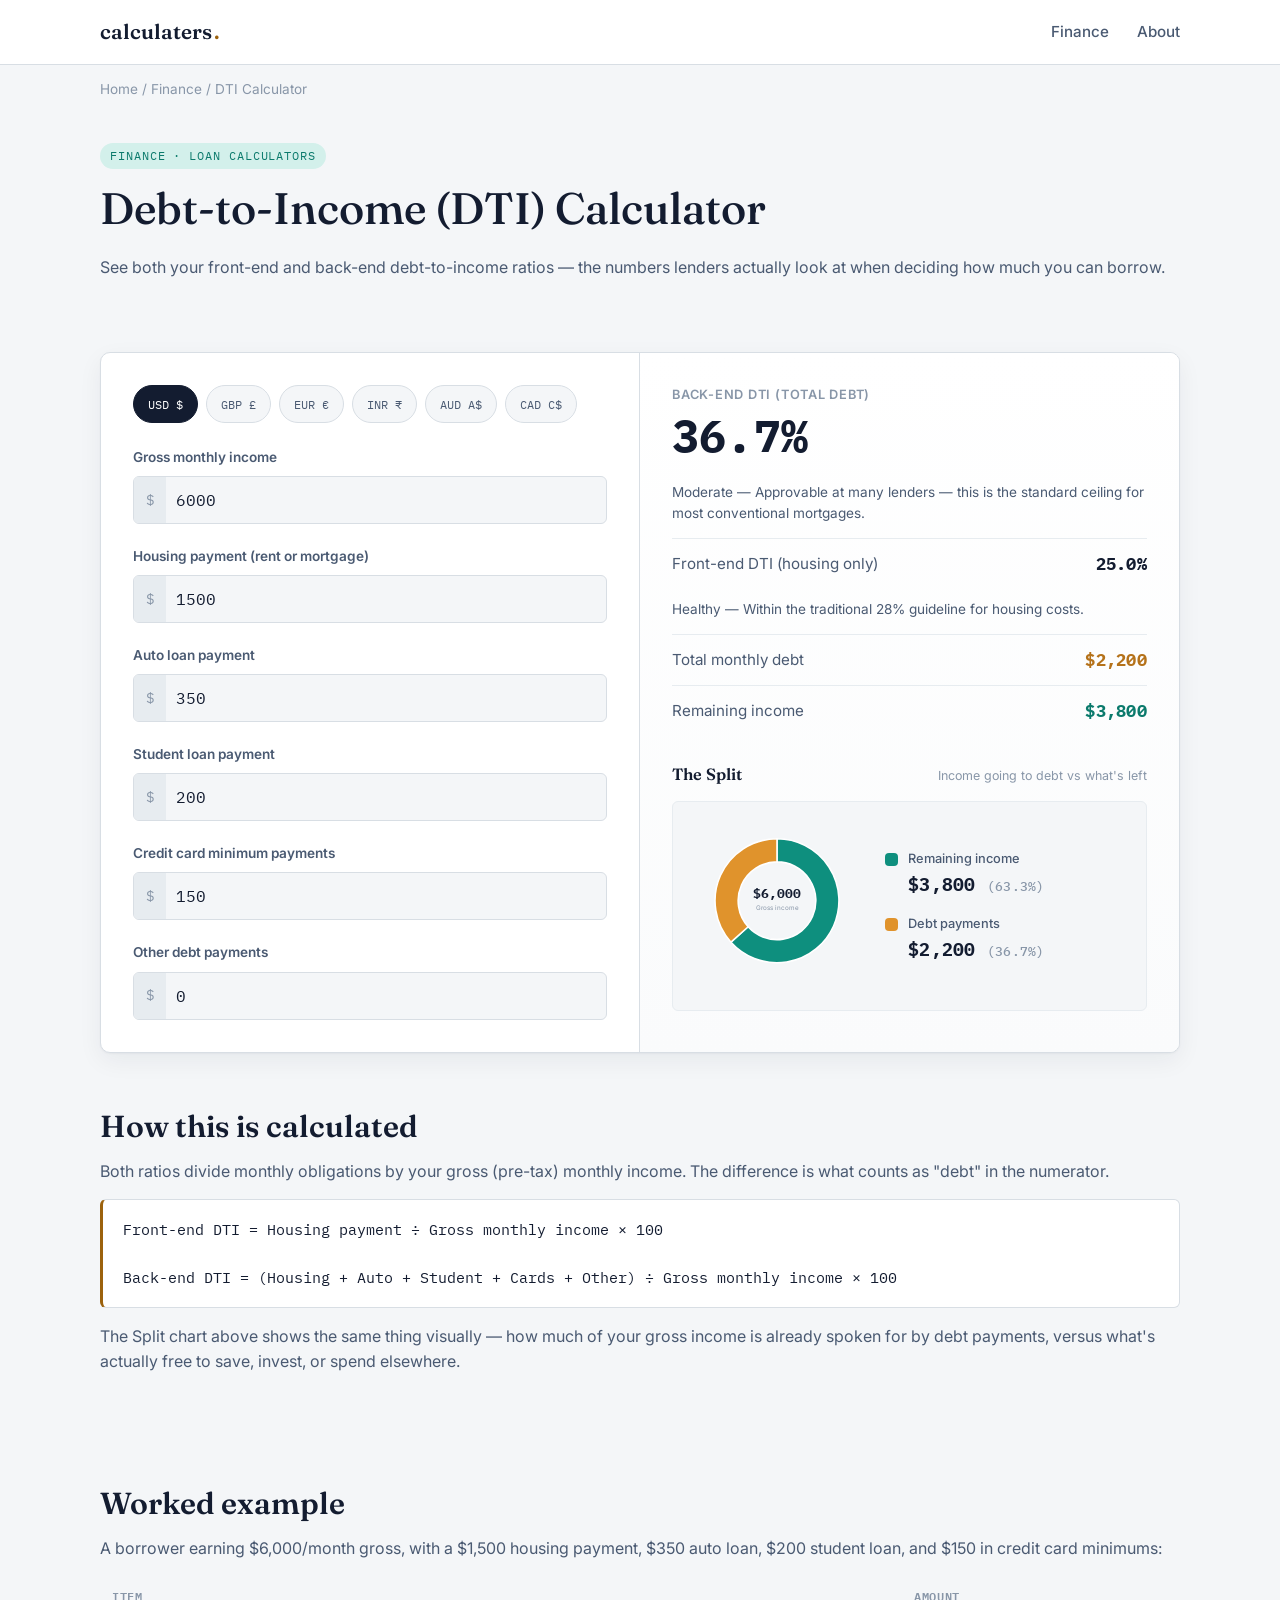
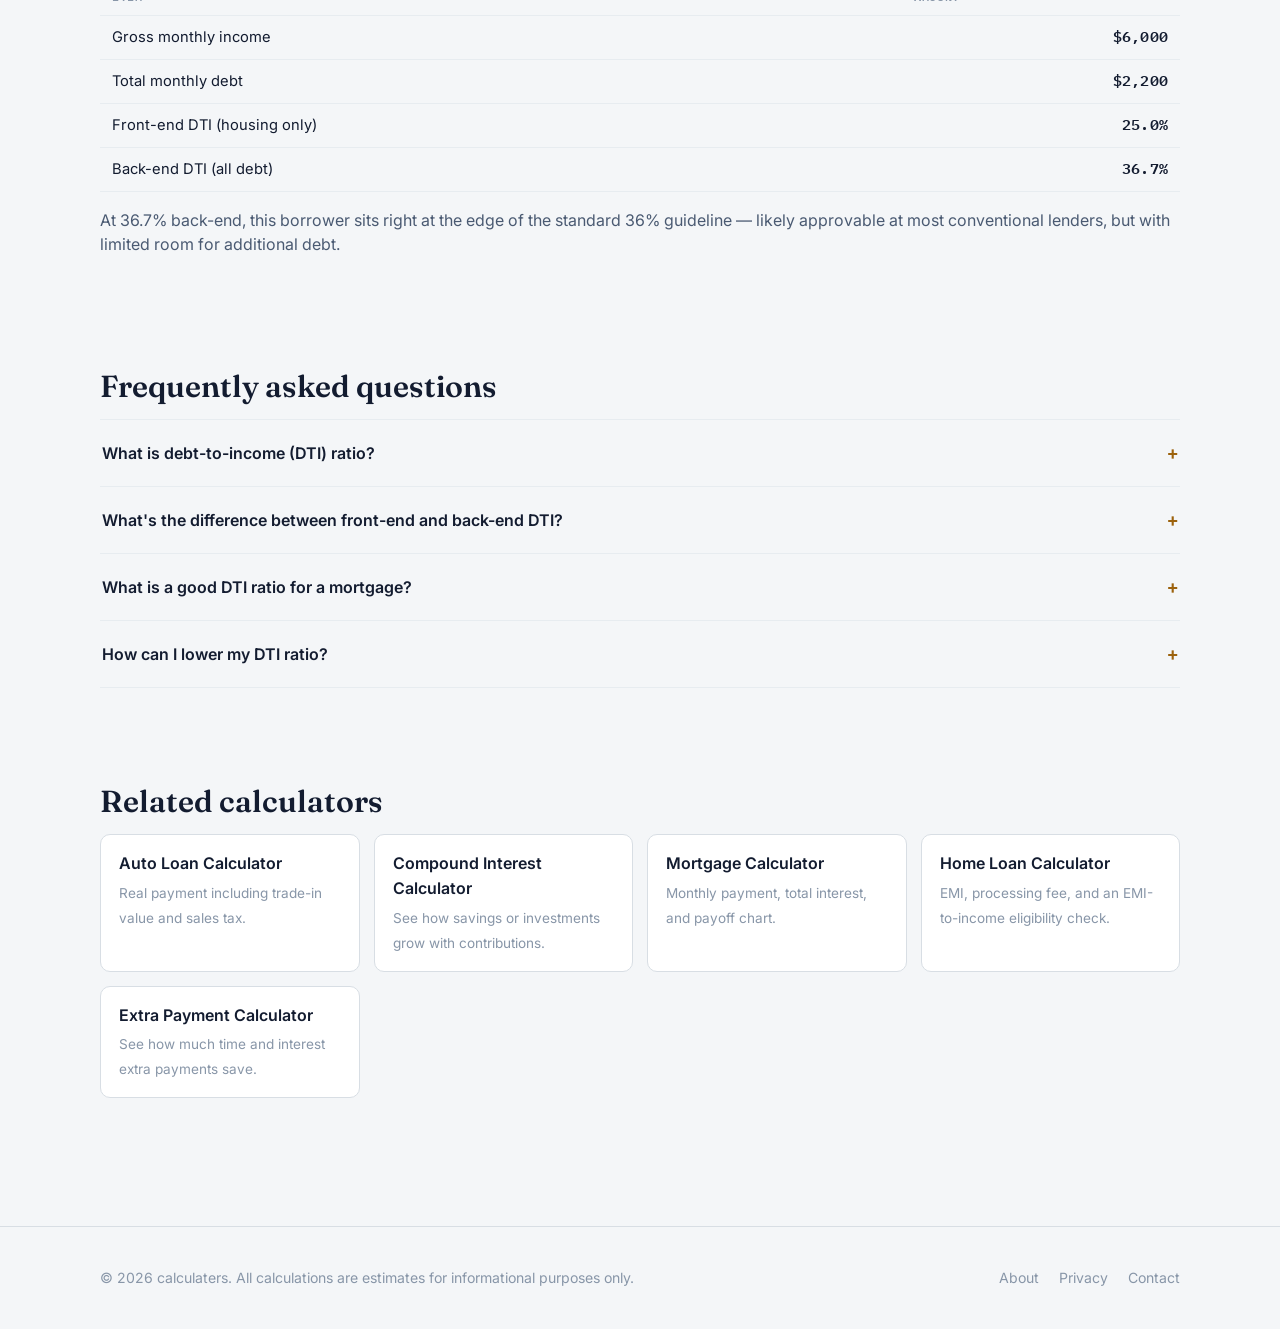
<file: dti-calculator.html>
<!DOCTYPE html>
<html lang="en">
<head>
<meta charset="UTF-8">
<meta name="viewport" content="width=device-width, initial-scale=1.0">
<title>Debt-to-Income (DTI) Calculator — Front-End & Back-End Ratio | calculaters</title>
<meta name="description" content="Free DTI calculator showing both your front-end (housing) and back-end (total debt) ratios, with a plain-English read on where you stand for loan approval.">
<link rel="canonical" href="https://pushkrajjadhav23-ops.github.io/Calculaters/dti-calculator.html">

<meta property="og:title" content="Debt-to-Income (DTI) Calculator — Front-End & Back-End Ratio">
<meta property="og:description" content="Calculate your front-end and back-end debt-to-income ratios and see where you stand for loan approval.">
<meta property="og:type" content="website">
<meta property="og:url" content="https://pushkrajjadhav23-ops.github.io/Calculaters/dti-calculator.html">

<link rel="stylesheet" href="main.css">
<link rel="stylesheet" href="calculator.css">

<script type="application/ld+json">
{
  "@context": "https://schema.org",
  "@type": "FAQPage",
  "mainEntity": [
    {
      "@type": "Question",
      "name": "What is debt-to-income (DTI) ratio?",
      "acceptedAnswer": {
        "@type": "Answer",
        "text": "DTI ratio is the percentage of your gross monthly income that goes toward debt payments. Lenders use it to judge how much additional debt you can reasonably take on."
      }
    },
    {
      "@type": "Question",
      "name": "What's the difference between front-end and back-end DTI?",
      "acceptedAnswer": {
        "@type": "Answer",
        "text": "Front-end DTI counts only your housing payment against your income. Back-end DTI counts all monthly debt payments — housing, auto, student loans, credit cards, and other obligations — against your income. Mortgage lenders typically look at both."
      }
    },
    {
      "@type": "Question",
      "name": "What is a good DTI ratio for a mortgage?",
      "acceptedAnswer": {
        "@type": "Answer",
        "text": "Most conventional lenders prefer a back-end DTI of 36% or below, with a front-end DTI of 28% or below. Some loan programs allow back-end ratios up to around 43-50% with compensating factors like a strong credit score or larger down payment."
      }
    },
    {
      "@type": "Question",
      "name": "How can I lower my DTI ratio?",
      "acceptedAnswer": {
        "@type": "Answer",
        "text": "You can lower DTI by paying down existing debt balances, avoiding new credit before a loan application, or increasing your income. Paying off smaller debts entirely (rather than just reducing balances) often helps more, since it removes a whole monthly payment from the calculation."
      }
    }
  ]
}
</script>
</head>
<body>

<a class="skip-link" href="#main">Skip to content</a>

<header class="site-header">
  <nav class="nav">
    <a class="brand" href="index.html">calculaters<span class="brand-dot">.</span></a>
    <ul class="nav-links">
      <li><a href="finance.html">Finance</a></li>
      <li><a href="about.html">About</a></li>
    </ul>
    <button class="nav-toggle" aria-label="Toggle menu" aria-expanded="false"></button>
  </nav>
</header>

<main id="main">
  <div class="container">
    <p class="breadcrumb">
      <a href="index.html">Home</a> / <a href="finance.html">Finance</a> / DTI Calculator
    </p>

    <section class="tight">
      <span class="eyebrow">Finance · Loan calculators</span>
      <h1>Debt-to-Income (DTI) Calculator</h1>
      <p>See both your front-end and back-end debt-to-income ratios — the numbers lenders actually look at when deciding how much you can borrow.</p>
    </section>

    <div class="tool">
      <div class="tool-grid">
        <div class="tool-inputs">

          <div class="currency-toggle" role="group" aria-label="Currency">
            <button type="button" data-currency="USD">USD $</button>
            <button type="button" data-currency="GBP">GBP £</button>
            <button type="button" data-currency="EUR">EUR €</button>
            <button type="button" data-currency="INR">INR ₹</button>
            <button type="button" data-currency="AUD">AUD A$</button>
            <button type="button" data-currency="CAD">CAD C$</button>
          </div>

          <div class="field">
            <label class="field-label" for="dtiIncome">Gross monthly income</label>
            <div class="field-input-row">
              <span class="prefix">$</span>
              <input type="number" id="dtiIncome" value="6000" min="0" step="100">
            </div>
          </div>

          <div class="field">
            <label class="field-label" for="dtiHousing">Housing payment (rent or mortgage)</label>
            <div class="field-input-row">
              <span class="prefix">$</span>
              <input type="number" id="dtiHousing" value="1500" min="0" step="50">
            </div>
          </div>

          <div class="field">
            <label class="field-label" for="dtiAuto">Auto loan payment</label>
            <div class="field-input-row">
              <span class="prefix">$</span>
              <input type="number" id="dtiAuto" value="350" min="0" step="25">
            </div>
          </div>

          <div class="field">
            <label class="field-label" for="dtiStudent">Student loan payment</label>
            <div class="field-input-row">
              <span class="prefix">$</span>
              <input type="number" id="dtiStudent" value="200" min="0" step="25">
            </div>
          </div>

          <div class="field">
            <label class="field-label" for="dtiCards">Credit card minimum payments</label>
            <div class="field-input-row">
              <span class="prefix">$</span>
              <input type="number" id="dtiCards" value="150" min="0" step="25">
            </div>
          </div>

          <div class="field">
            <label class="field-label" for="dtiOther">Other debt payments</label>
            <div class="field-input-row">
              <span class="prefix">$</span>
              <input type="number" id="dtiOther" value="0" min="0" step="25">
            </div>
          </div>

        </div>

        <div class="tool-results">
          <div class="headline-stat">
            <div class="stat-label">Back-end DTI (total debt)</div>
            <div class="stat-value num" id="dtiBackEnd">0%</div>
          </div>
          <p class="roofline-note" id="dtiBackNote"></p>

          <div class="stat-row">
            <span class="stat-label">Front-end DTI (housing only)</span>
            <span class="stat-value num" id="dtiFrontEnd">0%</span>
          </div>
          <p class="roofline-note" id="dtiFrontNote"></p>

          <div class="stat-row interest">
            <span class="stat-label">Total monthly debt</span>
            <span class="stat-value num" id="dtiTotalDebt">$0</span>
          </div>
          <div class="stat-row principal">
            <span class="stat-label">Remaining income</span>
            <span class="stat-value num" id="dtiRemaining">$0</span>
          </div>

          <div class="roofline">
            <div class="roofline-head">
              <span class="rl-title">The Split</span>
              <span class="rl-sub">Income going to debt vs what's left</span>
            </div>
            <div class="donut-wrap">
              <svg class="roofline-chart donut" id="rooflineChart" viewBox="0 0 320 320" role="img" aria-label="Donut chart of income allocated to debt versus remaining income"></svg>
              <div class="donut-legend"></div>
            </div>
          </div>
        </div>
      </div>
    </div>

    <section>
      <h2>How this is calculated</h2>
      <p>Both ratios divide monthly obligations by your gross (pre-tax) monthly income. The difference is what counts as "debt" in the numerator.</p>
      <div class="formula-box">
Front-end DTI&nbsp;=&nbsp;Housing payment&nbsp;÷&nbsp;Gross monthly income&nbsp;×&nbsp;100<br><br>
Back-end DTI&nbsp;=&nbsp;(Housing + Auto + Student + Cards + Other)&nbsp;÷&nbsp;Gross monthly income&nbsp;×&nbsp;100
      </div>
      <p>The Split chart above shows the same thing visually — how much of your gross income is already spoken for by debt payments, versus what's actually free to save, invest, or spend elsewhere.</p>
    </section>

    <section class="worked-example">
      <h2>Worked example</h2>
      <p>A borrower earning $6,000/month gross, with a $1,500 housing payment, $350 auto loan, $200 student loan, and $150 in credit card minimums:</p>
      <table>
        <thead>
          <tr><th>Item</th><th class="num">Amount</th></tr>
        </thead>
        <tbody>
          <tr><td>Gross monthly income</td><td class="num">$6,000</td></tr>
          <tr><td>Total monthly debt</td><td class="num">$2,200</td></tr>
          <tr><td>Front-end DTI (housing only)</td><td class="num">25.0%</td></tr>
          <tr><td>Back-end DTI (all debt)</td><td class="num">36.7%</td></tr>
        </tbody>
      </table>
      <p>At 36.7% back-end, this borrower sits right at the edge of the standard 36% guideline — likely approvable at most conventional lenders, but with limited room for additional debt.</p>
    </section>

    <section>
      <h2>Frequently asked questions</h2>
      <div class="faq-list">
        <div class="faq-item">
          <button class="faq-q">What is debt-to-income (DTI) ratio?</button>
          <div class="faq-a"><p>DTI ratio is the percentage of your gross monthly income that goes toward debt payments. Lenders use it to judge how much additional debt you can reasonably take on.</p></div>
        </div>
        <div class="faq-item">
          <button class="faq-q">What's the difference between front-end and back-end DTI?</button>
          <div class="faq-a"><p>Front-end DTI counts only your housing payment against your income. Back-end DTI counts all monthly debt payments — housing, auto, student loans, credit cards, and other obligations — against your income. Mortgage lenders typically look at both.</p></div>
        </div>
        <div class="faq-item">
          <button class="faq-q">What is a good DTI ratio for a mortgage?</button>
          <div class="faq-a"><p>Most conventional lenders prefer a back-end DTI of 36% or below, with a front-end DTI of 28% or below. Some loan programs allow back-end ratios up to around 43-50% with compensating factors like a strong credit score or larger down payment.</p></div>
        </div>
        <div class="faq-item">
          <button class="faq-q">How can I lower my DTI ratio?</button>
          <div class="faq-a"><p>You can lower DTI by paying down existing debt balances, avoiding new credit before a loan application, or increasing your income. Paying off smaller debts entirely (rather than just reducing balances) often helps more, since it removes a whole monthly payment from the calculation.</p></div>
        </div>
      </div>
    </section>

    <section>
      <h2>Related calculators</h2>
      <div class="related-grid">
        <a class="related-card" href="auto-loan-calculator.html">
          <span class="rc-title">Auto Loan Calculator</span>
          <span class="rc-desc">Real payment including trade-in value and sales tax.</span>
        </a>
        <a class="related-card" href="compound-interest-calculator.html">
          <span class="rc-title">Compound Interest Calculator</span>
          <span class="rc-desc">See how savings or investments grow with contributions.</span>
        </a>
        <a class="related-card" href="mortgage-calculator.html">
          <span class="rc-title">Mortgage Calculator</span>
          <span class="rc-desc">Monthly payment, total interest, and payoff chart.</span>
        </a>
        <a class="related-card" href="home-loan-calculator.html">
          <span class="rc-title">Home Loan Calculator</span>
          <span class="rc-desc">EMI, processing fee, and an EMI-to-income eligibility check.</span>
        </a>
        <a class="related-card" href="extra-payment-calculator.html">
          <span class="rc-title">Extra Payment Calculator</span>
          <span class="rc-desc">See how much time and interest extra payments save.</span>
        </a>
      </div>
    </section>

  </div>
</main>

<footer class="site-footer">
  <div class="container footer-grid">
    <div>© <span id="year"></span> calculaters. All calculations are estimates for informational purposes only.</div>
    <ul class="footer-links">
      <li><a href="about.html">About</a></li>
      <li><a href="privacy.html">Privacy</a></li>
      <li><a href="contact.html">Contact</a></li>
    </ul>
  </div>
</footer>

<script>document.getElementById('year').textContent = new Date().getFullYear();</script>
<script src="main.js"></script>
<script src="dti.js"></script>
</body>
</html>
</file>
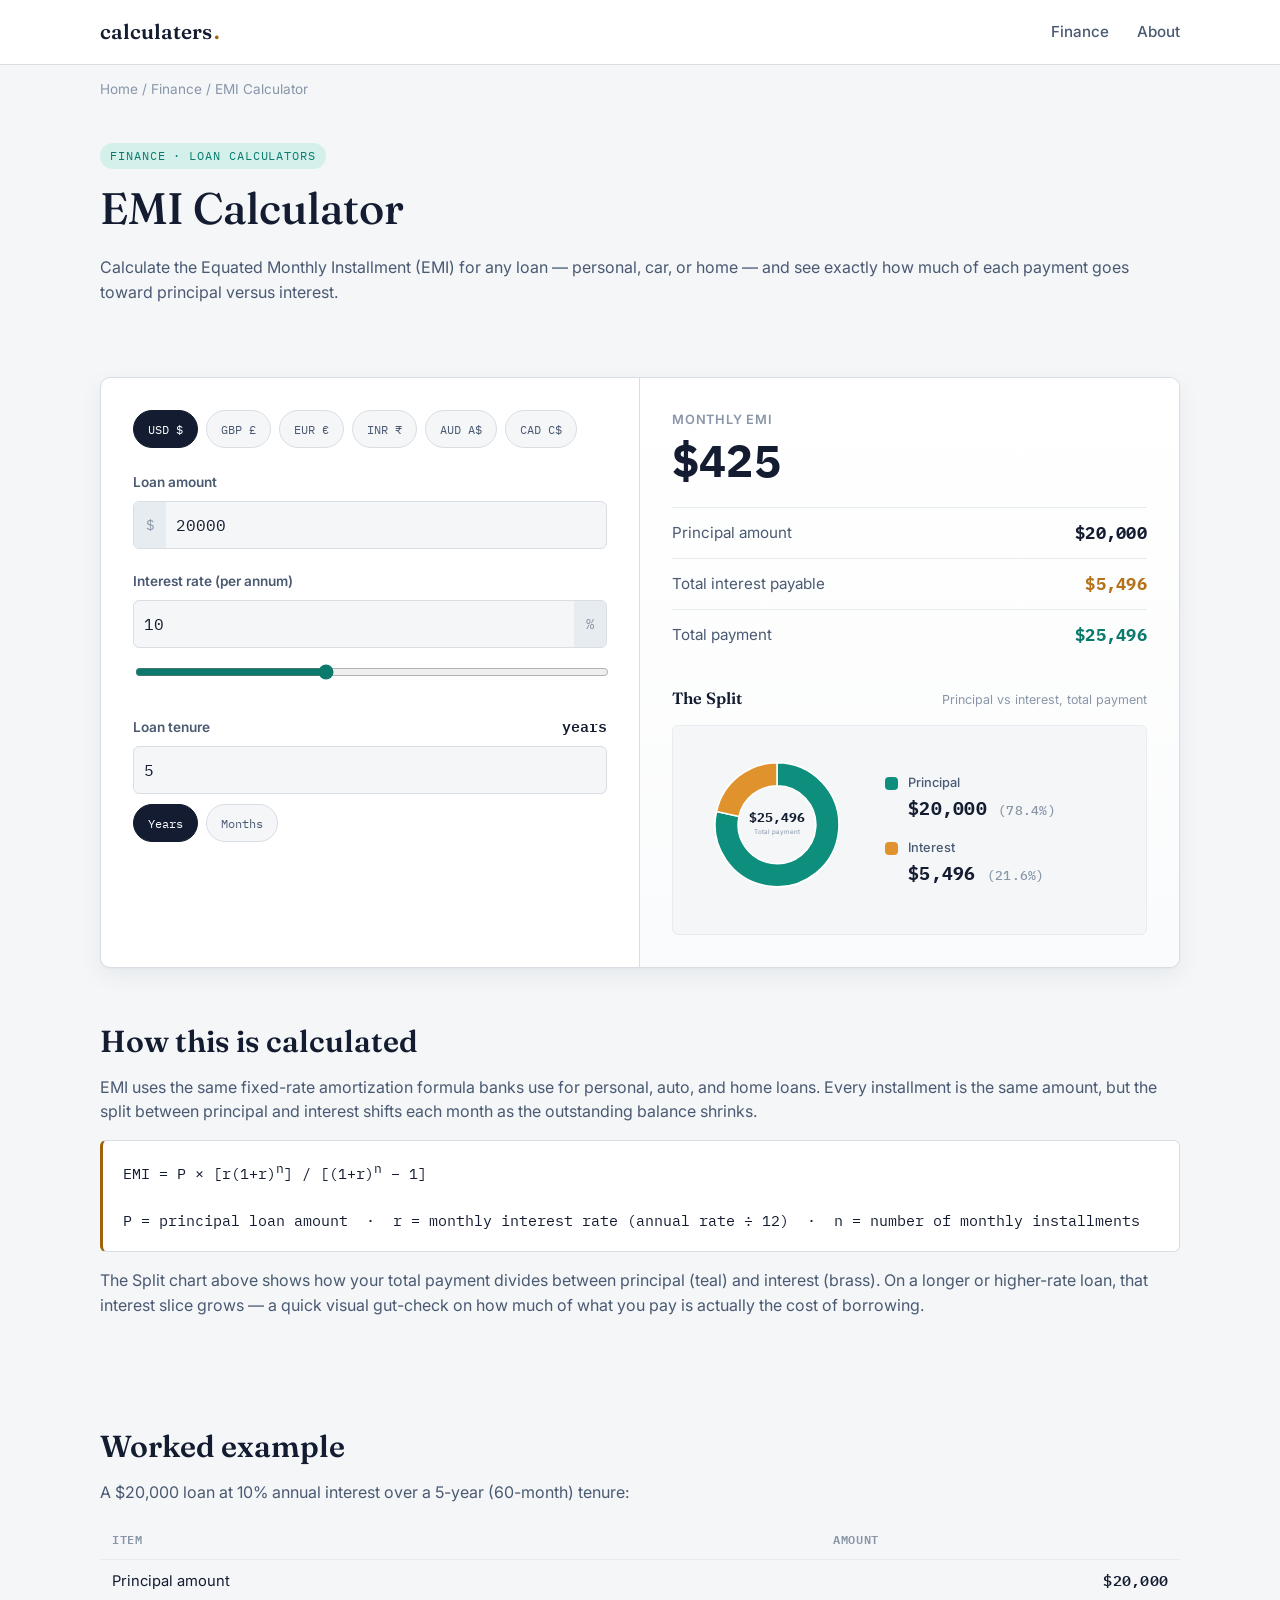
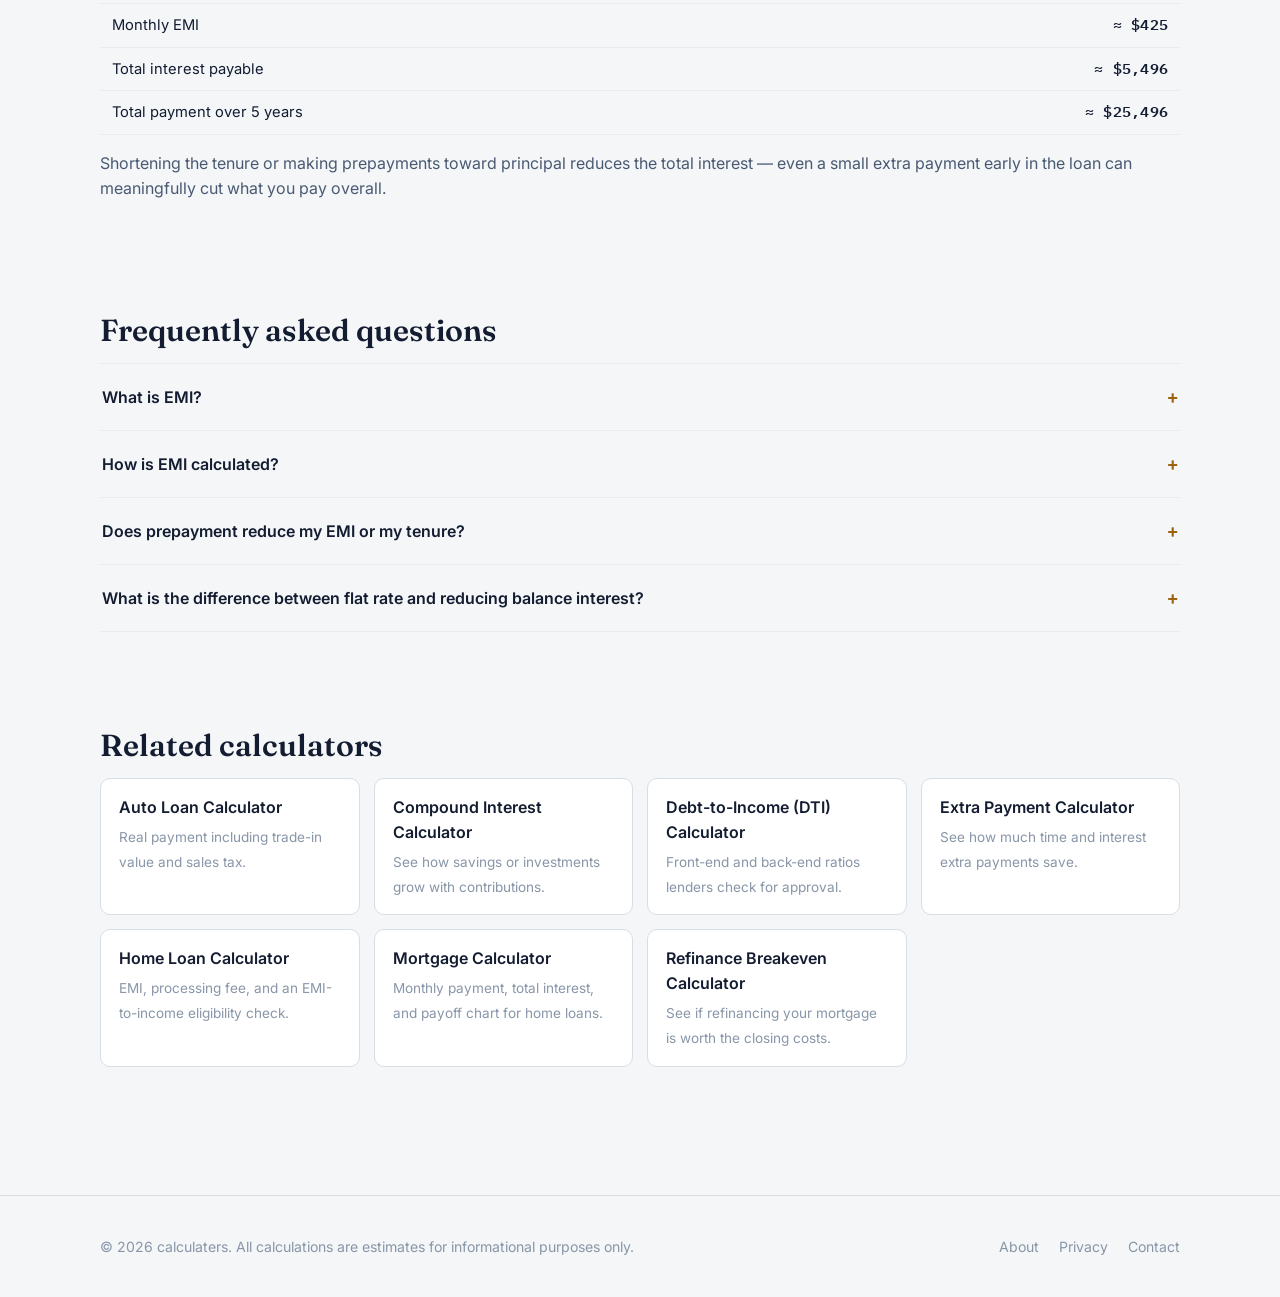
<file: emi-calculator.html>
<!DOCTYPE html>
<html lang="en">
<head>
<meta charset="UTF-8">
<meta name="viewport" content="width=device-width, initial-scale=1.0">
<title>EMI Calculator — Loan EMI, Total Interest & Payment Breakdown | calculaters</title>
<meta name="description" content="Free EMI calculator for personal, car, and home loans. Instantly calculate your monthly EMI, total interest payable, and see a live principal vs interest chart.">
<link rel="canonical" href="https://pushkrajjadhav23-ops.github.io/Calculaters/emi-calculator.html">

<meta property="og:title" content="EMI Calculator — Loan EMI, Total Interest & Payment Breakdown">
<meta property="og:description" content="Calculate your monthly EMI for any loan and see exactly how much goes to principal vs interest.">
<meta property="og:type" content="website">
<meta property="og:url" content="https://pushkrajjadhav23-ops.github.io/Calculaters/emi-calculator.html">

<link rel="stylesheet" href="main.css">
<link rel="stylesheet" href="calculator.css">

<script type="application/ld+json">
{
  "@context": "https://schema.org",
  "@type": "FAQPage",
  "mainEntity": [
    {
      "@type": "Question",
      "name": "What is EMI?",
      "acceptedAnswer": {
        "@type": "Answer",
        "text": "EMI stands for Equated Monthly Installment — a fixed payment amount made by a borrower to a lender each month, covering both principal and interest, until the loan is fully repaid."
      }
    },
    {
      "@type": "Question",
      "name": "How is EMI calculated?",
      "acceptedAnswer": {
        "@type": "Answer",
        "text": "EMI is calculated using the fixed-rate amortization formula, based on the loan amount, the monthly interest rate, and the total number of monthly installments over the loan tenure."
      }
    },
    {
      "@type": "Question",
      "name": "Does prepayment reduce my EMI or my tenure?",
      "acceptedAnswer": {
        "@type": "Answer",
        "text": "It depends on what you choose with your lender. Most lenders let you either keep the EMI the same and shorten the loan tenure, or keep the tenure the same and reduce the EMI amount. Shortening the tenure usually saves more total interest."
      }
    },
    {
      "@type": "Question",
      "name": "What is the difference between flat rate and reducing balance interest?",
      "acceptedAnswer": {
        "@type": "Answer",
        "text": "Reducing balance interest, used by this calculator, charges interest only on the outstanding balance each month, so the interest portion shrinks over time. Flat rate interest charges on the original loan amount for the entire tenure, which usually works out more expensive for the borrower."
      }
    }
  ]
}
</script>
</head>
<body>

<a class="skip-link" href="#main">Skip to content</a>

<header class="site-header">
  <nav class="nav">
    <a class="brand" href="index.html">calculaters<span class="brand-dot">.</span></a>
    <ul class="nav-links">
      <li><a href="finance.html">Finance</a></li>
      <li><a href="about.html">About</a></li>
    </ul>
    <button class="nav-toggle" aria-label="Toggle menu" aria-expanded="false"></button>
  </nav>
</header>

<main id="main">
  <div class="container">
    <p class="breadcrumb">
      <a href="index.html">Home</a> / <a href="finance.html">Finance</a> / EMI Calculator
    </p>

    <section class="tight">
      <span class="eyebrow">Finance · Loan calculators</span>
      <h1>EMI Calculator</h1>
      <p>Calculate the Equated Monthly Installment (EMI) for any loan — personal, car, or home — and see exactly how much of each payment goes toward principal versus interest.</p>
    </section>

    <div class="tool">
      <div class="tool-grid">
        <div class="tool-inputs">

          <div class="currency-toggle" role="group" aria-label="Currency">
            <button type="button" data-currency="USD">USD $</button>
            <button type="button" data-currency="GBP">GBP £</button>
            <button type="button" data-currency="EUR">EUR €</button>
            <button type="button" data-currency="INR">INR ₹</button>
            <button type="button" data-currency="AUD">AUD A$</button>
            <button type="button" data-currency="CAD">CAD C$</button>
          </div>

          <div class="field">
            <label class="field-label" for="loanAmount">Loan amount</label>
            <div class="field-input-row">
              <span class="prefix">$</span>
              <input type="number" id="loanAmount" value="20000" min="0" step="500">
            </div>
          </div>

          <div class="field">
            <label class="field-label" for="loanRate">Interest rate (per annum)</label>
            <div class="field-input-row">
              <input type="number" id="loanRate" value="10" min="0" max="30" step="0.05">
              <span class="suffix">%</span>
            </div>
            <input type="range" min="0" max="25" step="0.05" value="10"
                   oninput="document.getElementById('loanRate').value=this.value; document.getElementById('loanRate').dispatchEvent(new Event('input'));">
          </div>

          <div class="field">
            <label class="field-label" for="loanTenure">Loan tenure <span class="field-value" id="tenureUnitLabel">years</span></label>
            <div class="field-input-row">
              <input type="number" id="loanTenure" value="5" min="1" step="1">
            </div>
            <div class="currency-toggle tenure-toggle" role="group" aria-label="Tenure unit" style="margin-top:10px; margin-bottom:0;">
              <button type="button" data-unit="years" class="active">Years</button>
              <button type="button" data-unit="months">Months</button>
            </div>
          </div>

        </div>

        <div class="tool-results">
          <div class="headline-stat">
            <div class="stat-label">Monthly EMI</div>
            <div class="stat-value num" id="emiOut">$0</div>
          </div>

          <div class="stat-row">
            <span class="stat-label">Principal amount</span>
            <span class="stat-value num" id="principalOut">$0</span>
          </div>
          <div class="stat-row interest">
            <span class="stat-label">Total interest payable</span>
            <span class="stat-value num" id="totalInterestOut">$0</span>
          </div>
          <div class="stat-row principal">
            <span class="stat-label">Total payment</span>
            <span class="stat-value num" id="totalPaymentOut">$0</span>
          </div>

          <div class="roofline">
            <div class="roofline-head">
              <span class="rl-title">The Split</span>
              <span class="rl-sub">Principal vs interest, total payment</span>
            </div>
            <div class="donut-wrap">
              <svg class="roofline-chart donut" id="rooflineChart" viewBox="0 0 320 320" role="img" aria-label="Donut chart of principal vs interest"></svg>
              <div class="donut-legend"></div>
            </div>
          </div>
        </div>
      </div>
    </div>

    <section>
      <h2>How this is calculated</h2>
      <p>EMI uses the same fixed-rate amortization formula banks use for personal, auto, and home loans. Every installment is the same amount, but the split between principal and interest shifts each month as the outstanding balance shrinks.</p>
      <div class="formula-box">
EMI&nbsp;=&nbsp;P&nbsp;×&nbsp;[r(1+r)<sup>n</sup>]&nbsp;/&nbsp;[(1+r)<sup>n</sup>&nbsp;−&nbsp;1]<br><br>
P = principal loan amount&nbsp;&nbsp;·&nbsp;&nbsp;r = monthly interest rate (annual rate ÷ 12)&nbsp;&nbsp;·&nbsp;&nbsp;n = number of monthly installments
      </div>
      <p>The Split chart above shows how your total payment divides between principal (teal) and interest (brass). On a longer or higher-rate loan, that interest slice grows — a quick visual gut-check on how much of what you pay is actually the cost of borrowing.</p>
    </section>

    <section class="worked-example">
      <h2>Worked example</h2>
      <p>A $20,000 loan at 10% annual interest over a 5-year (60-month) tenure:</p>
      <table>
        <thead>
          <tr><th>Item</th><th class="num">Amount</th></tr>
        </thead>
        <tbody>
          <tr><td>Principal amount</td><td class="num">$20,000</td></tr>
          <tr><td>Monthly EMI</td><td class="num">≈ $425</td></tr>
          <tr><td>Total interest payable</td><td class="num">≈ $5,496</td></tr>
          <tr><td>Total payment over 5 years</td><td class="num">≈ $25,496</td></tr>
        </tbody>
      </table>
      <p>Shortening the tenure or making prepayments toward principal reduces the total interest — even a small extra payment early in the loan can meaningfully cut what you pay overall.</p>
    </section>

    <section>
      <h2>Frequently asked questions</h2>
      <div class="faq-list">
        <div class="faq-item">
          <button class="faq-q">What is EMI?</button>
          <div class="faq-a"><p>EMI stands for Equated Monthly Installment — a fixed payment amount made by a borrower to a lender each month, covering both principal and interest, until the loan is fully repaid.</p></div>
        </div>
        <div class="faq-item">
          <button class="faq-q">How is EMI calculated?</button>
          <div class="faq-a"><p>EMI is calculated using the fixed-rate amortization formula shown above, based on the loan amount, the monthly interest rate, and the total number of monthly installments over the loan tenure.</p></div>
        </div>
        <div class="faq-item">
          <button class="faq-q">Does prepayment reduce my EMI or my tenure?</button>
          <div class="faq-a"><p>It depends on what you choose with your lender. Most let you either keep the EMI the same and shorten the tenure, or keep the tenure the same and reduce the EMI. Shortening the tenure usually saves more total interest.</p></div>
        </div>
        <div class="faq-item">
          <button class="faq-q">What is the difference between flat rate and reducing balance interest?</button>
          <div class="faq-a"><p>Reducing balance interest, used by this calculator, charges interest only on the outstanding balance each month, so the interest portion shrinks over time. Flat rate interest charges on the original loan amount for the entire tenure, which usually works out more expensive for the borrower.</p></div>
        </div>
      </div>
    </section>

    <section>
      <h2>Related calculators</h2>
      <div class="related-grid">
        <a class="related-card" href="auto-loan-calculator.html">
          <span class="rc-title">Auto Loan Calculator</span>
          <span class="rc-desc">Real payment including trade-in value and sales tax.</span>
        </a>
        <a class="related-card" href="compound-interest-calculator.html">
          <span class="rc-title">Compound Interest Calculator</span>
          <span class="rc-desc">See how savings or investments grow with contributions.</span>
        </a>
        <a class="related-card" href="dti-calculator.html">
          <span class="rc-title">Debt-to-Income (DTI) Calculator</span>
          <span class="rc-desc">Front-end and back-end ratios lenders check for approval.</span>
        </a>
        <a class="related-card" href="extra-payment-calculator.html">
          <span class="rc-title">Extra Payment Calculator</span>
          <span class="rc-desc">See how much time and interest extra payments save.</span>
        </a>
        <a class="related-card" href="home-loan-calculator.html">
          <span class="rc-title">Home Loan Calculator</span>
          <span class="rc-desc">EMI, processing fee, and an EMI-to-income eligibility check.</span>
        </a>
        <a class="related-card" href="mortgage-calculator.html">
          <span class="rc-title">Mortgage Calculator</span>
          <span class="rc-desc">Monthly payment, total interest, and payoff chart for home loans.</span>
        </a>
        <a class="related-card" href="refinance-calculator.html">
          <span class="rc-title">Refinance Breakeven Calculator</span>
          <span class="rc-desc">See if refinancing your mortgage is worth the closing costs.</span>
        </a>
      </div>
    </section>

  </div>
</main>

<footer class="site-footer">
  <div class="container footer-grid">
    <div>© <span id="year"></span> calculaters. All calculations are estimates for informational purposes only.</div>
    <ul class="footer-links">
      <li><a href="about.html">About</a></li>
      <li><a href="privacy.html">Privacy</a></li>
      <li><a href="contact.html">Contact</a></li>
    </ul>
  </div>
</footer>

<script>document.getElementById('year').textContent = new Date().getFullYear();</script>
<script src="main.js"></script>
<script src="emi.js"></script>
</body>
</html>
</file>
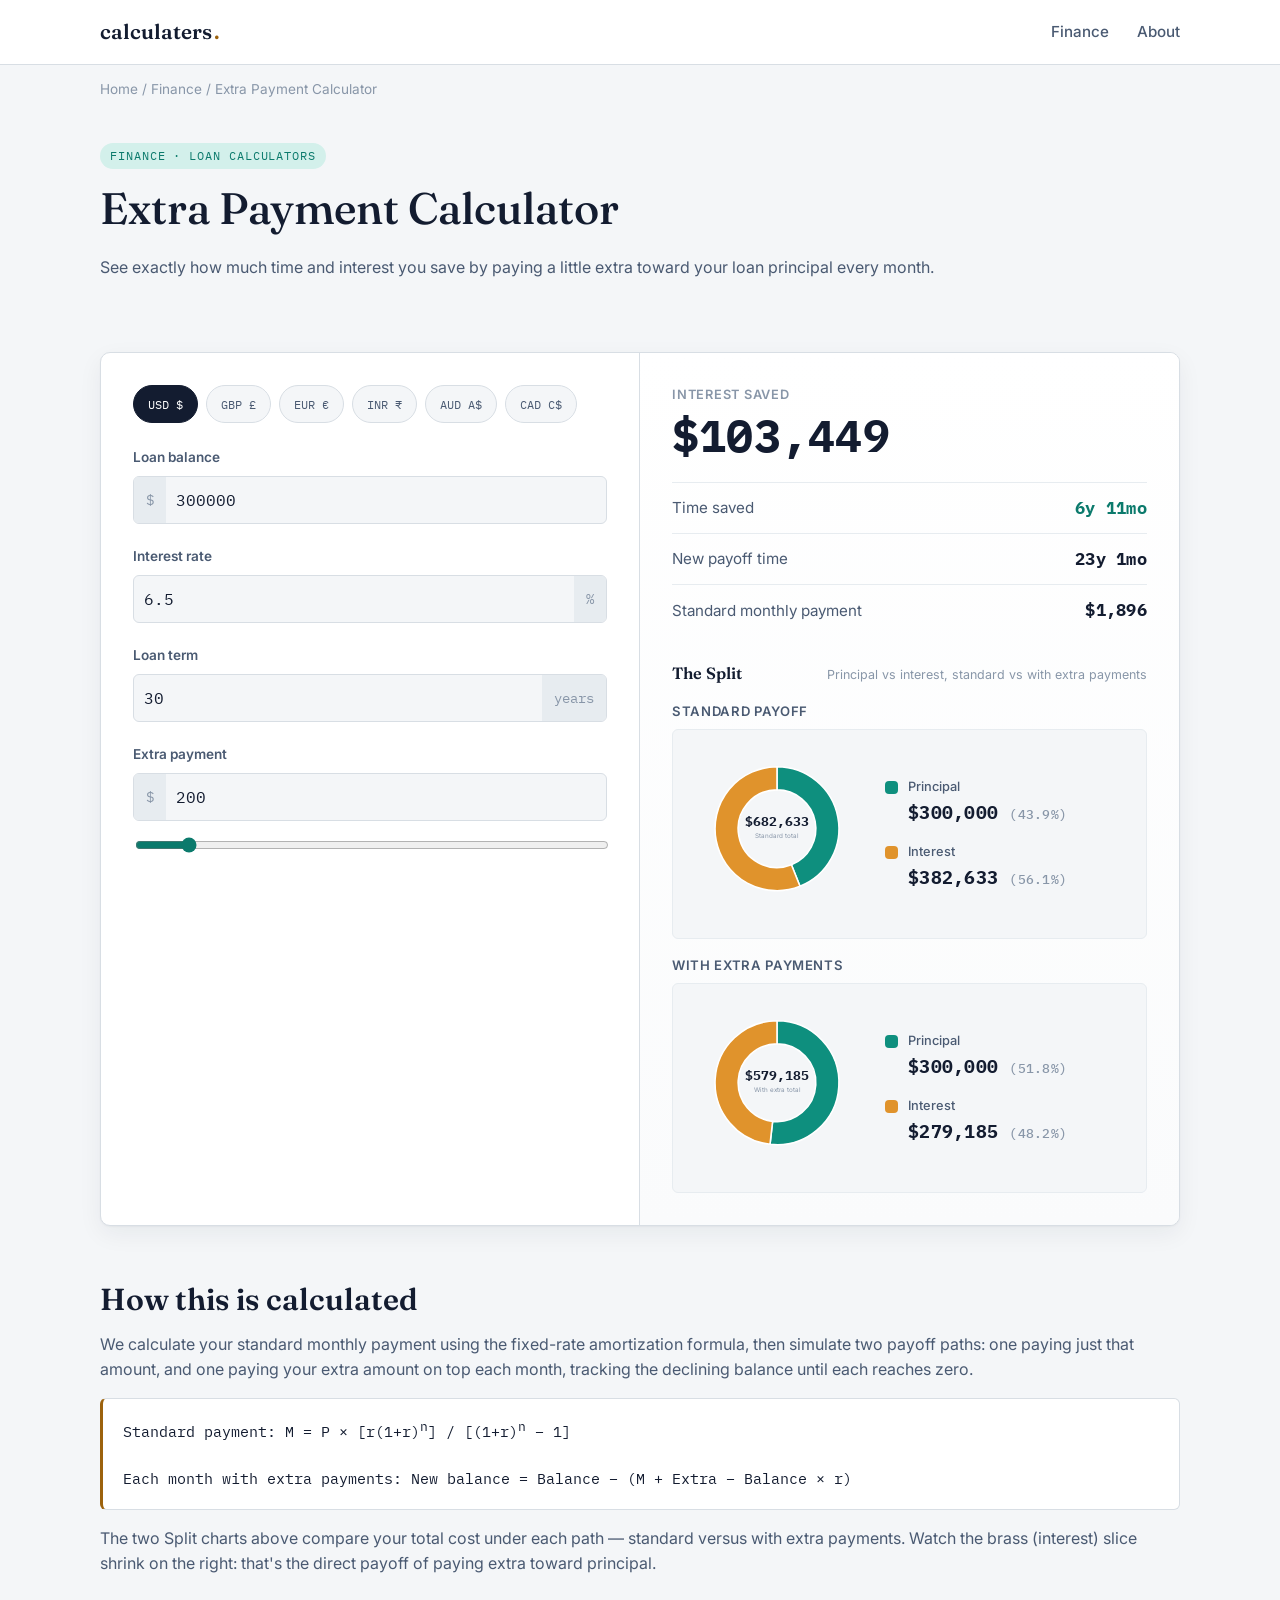
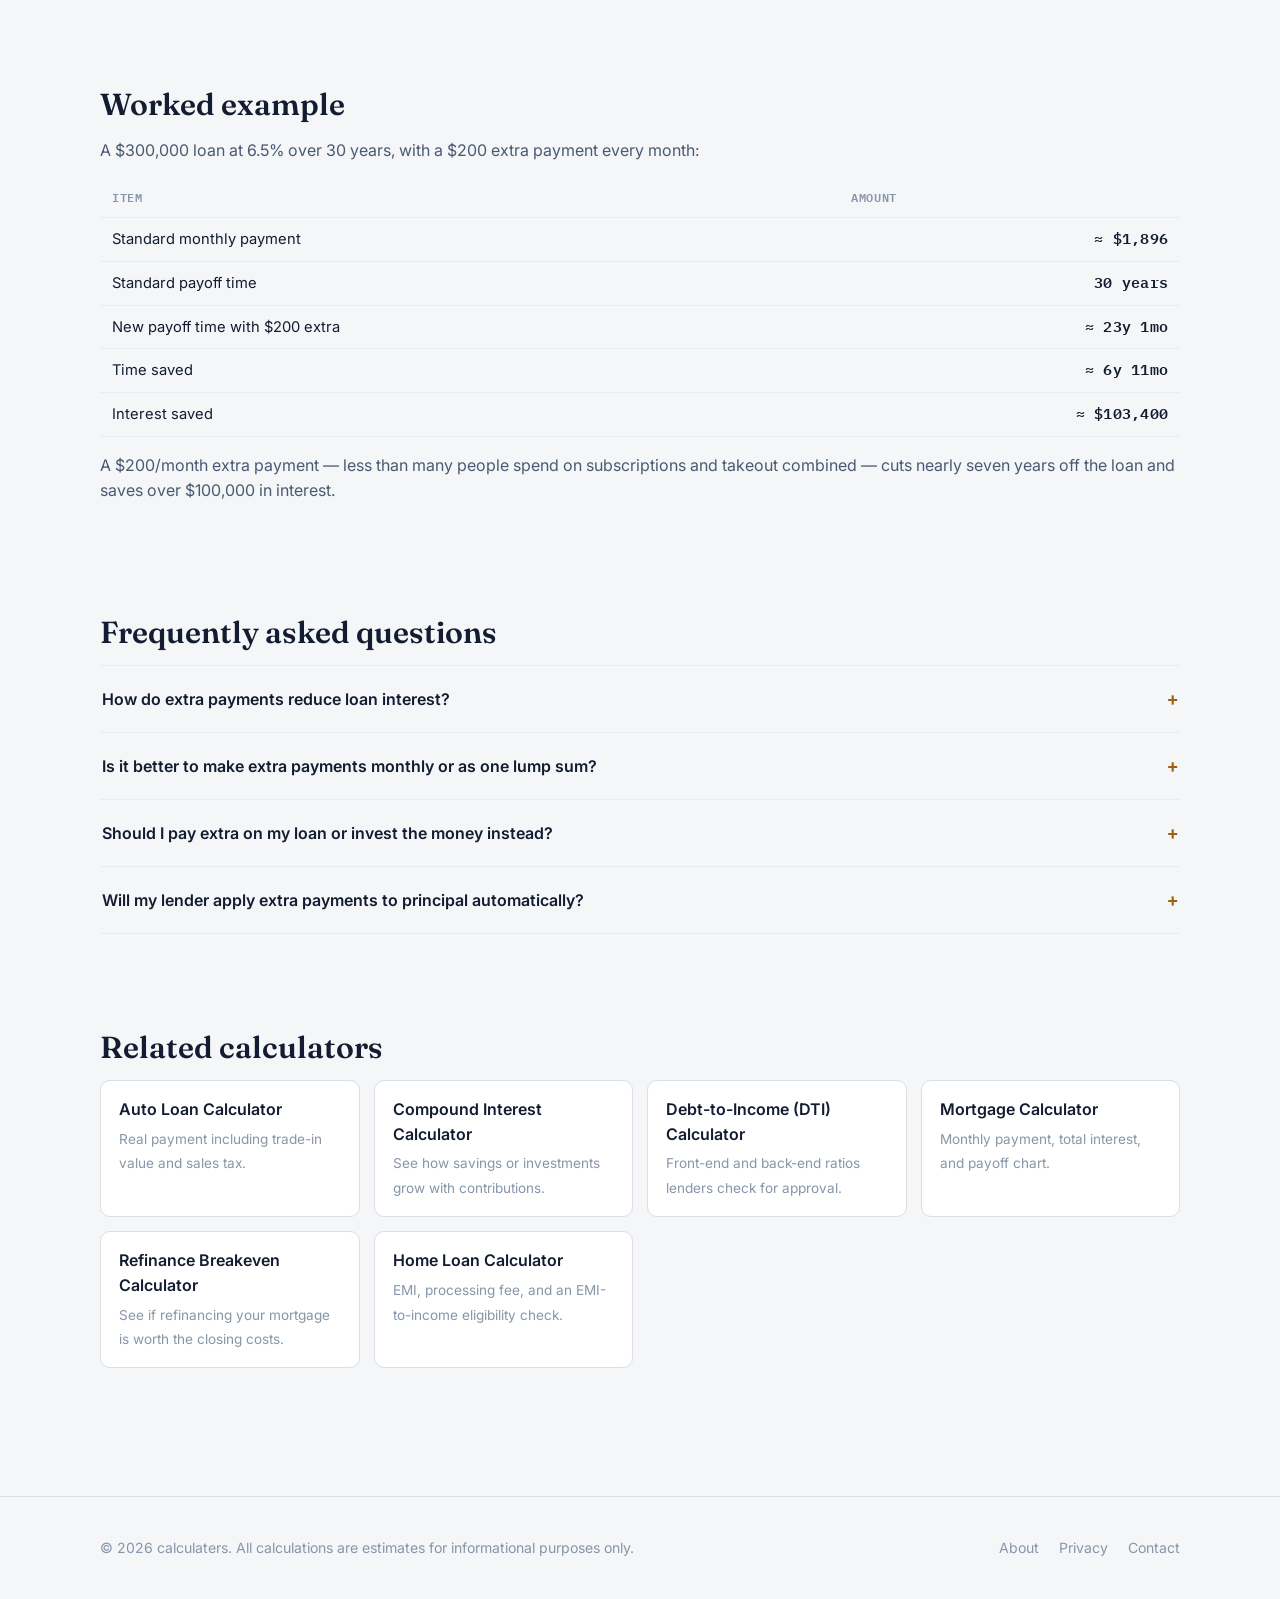
<file: extra-payment-calculator.html>
<!DOCTYPE html>
<html lang="en">
<head>
<meta charset="UTF-8">
<meta name="viewport" content="width=device-width, initial-scale=1.0">
<title>Extra Payment Calculator — Loan Payoff Time & Interest Saved | calculaters</title>
<meta name="description" content="See exactly how much time and interest you save by paying extra toward your loan principal each month, with a live chart comparing both payoff paths.">
<link rel="canonical" href="https://pushkrajjadhav23-ops.github.io/Calculaters/extra-payment-calculator.html">

<meta property="og:title" content="Extra Payment Calculator — Loan Payoff Time & Interest Saved">
<meta property="og:description" content="See how much time and interest extra monthly payments save on your loan.">
<meta property="og:type" content="website">
<meta property="og:url" content="https://pushkrajjadhav23-ops.github.io/Calculaters/extra-payment-calculator.html">

<link rel="stylesheet" href="main.css">
<link rel="stylesheet" href="calculator.css">

<script type="application/ld+json">
{
  "@context": "https://schema.org",
  "@type": "FAQPage",
  "mainEntity": [
    {
      "@type": "Question",
      "name": "How do extra payments reduce loan interest?",
      "acceptedAnswer": {
        "@type": "Answer",
        "text": "Interest is charged on your outstanding balance each month. Extra payments go straight toward principal, so your balance drops faster, which means less interest accrues on every payment after that — the savings compound over the life of the loan."
      }
    },
    {
      "@type": "Question",
      "name": "Is it better to make extra payments monthly or as one lump sum?",
      "acceptedAnswer": {
        "@type": "Answer",
        "text": "Making extra payments as early and as consistently as possible saves the most interest, since balance reductions early in the loan compound over more remaining months. A lump sum applied early works similarly well to consistent smaller extra payments — what matters most is reducing principal sooner rather than later."
      }
    },
    {
      "@type": "Question",
      "name": "Should I pay extra on my loan or invest the money instead?",
      "acceptedAnswer": {
        "@type": "Answer",
        "text": "This depends on your loan's interest rate versus your expected investment return. If your loan rate is higher than what you'd reasonably expect to earn investing, paying extra toward the loan is often the safer, guaranteed return. If your loan rate is low, investing may grow your money more over time — though it carries market risk that a guaranteed interest reduction doesn't."
      }
    },
    {
      "@type": "Question",
      "name": "Will my lender apply extra payments to principal automatically?",
      "acceptedAnswer": {
        "@type": "Answer",
        "text": "Not always. Some lenders apply extra amounts to future scheduled payments instead of reducing principal immediately, unless you specify otherwise. Always confirm with your lender that extra payments are being applied directly to principal."
      }
    }
  ]
}
</script>
</head>
<body>

<a class="skip-link" href="#main">Skip to content</a>

<header class="site-header">
  <nav class="nav">
    <a class="brand" href="index.html">calculaters<span class="brand-dot">.</span></a>
    <ul class="nav-links">
      <li><a href="finance.html">Finance</a></li>
      <li><a href="about.html">About</a></li>
    </ul>
    <button class="nav-toggle" aria-label="Toggle menu" aria-expanded="false"></button>
  </nav>
</header>

<main id="main">
  <div class="container">
    <p class="breadcrumb">
      <a href="index.html">Home</a> / <a href="finance.html">Finance</a> / Extra Payment Calculator
    </p>

    <section class="tight">
      <span class="eyebrow">Finance · Loan calculators</span>
      <h1>Extra Payment Calculator</h1>
      <p>See exactly how much time and interest you save by paying a little extra toward your loan principal every month.</p>
    </section>

    <div class="tool">
      <div class="tool-grid">
        <div class="tool-inputs">

          <div class="currency-toggle" role="group" aria-label="Currency">
            <button type="button" data-currency="USD">USD $</button>
            <button type="button" data-currency="GBP">GBP £</button>
            <button type="button" data-currency="EUR">EUR €</button>
            <button type="button" data-currency="INR">INR ₹</button>
            <button type="button" data-currency="AUD">AUD A$</button>
            <button type="button" data-currency="CAD">CAD C$</button>
          </div>

          <div class="field">
            <label class="field-label" for="epBalance">Loan balance</label>
            <div class="field-input-row">
              <span class="prefix">$</span>
              <input type="number" id="epBalance" value="300000" min="0" step="1000">
            </div>
          </div>

          <div class="field">
            <label class="field-label" for="epRate">Interest rate</label>
            <div class="field-input-row">
              <input type="number" id="epRate" value="6.5" min="0" max="20" step="0.05">
              <span class="suffix">%</span>
            </div>
          </div>

          <div class="field">
            <label class="field-label" for="epTerm">Loan term</label>
            <div class="field-input-row">
              <input type="number" id="epTerm" value="30" min="1" max="40" step="1">
              <span class="suffix">years</span>
            </div>
          </div>

          <div class="field">
            <label class="field-label" for="epExtra">Extra payment</label>
            <div class="field-input-row">
              <span class="prefix">$</span>
              <input type="number" id="epExtra" value="200" min="0" step="25">
            </div>
            <input type="range" min="0" max="2000" step="25" value="200"
                   oninput="document.getElementById('epExtra').value=this.value; document.getElementById('epExtra').dispatchEvent(new Event('input'));">
          </div>

        </div>

        <div class="tool-results">
          <div class="headline-stat">
            <div class="stat-label">Interest saved</div>
            <div class="stat-value num" id="epInterestSaved">$0</div>
          </div>

          <div class="stat-row principal">
            <span class="stat-label">Time saved</span>
            <span class="stat-value num" id="epTimeSaved">—</span>
          </div>
          <div class="stat-row">
            <span class="stat-label">New payoff time</span>
            <span class="stat-value num" id="epNewPayoff">—</span>
          </div>
          <div class="stat-row">
            <span class="stat-label">Standard monthly payment</span>
            <span class="stat-value num" id="epStandardPayment">$0</span>
          </div>
          <p class="roofline-note" id="epWarning"></p>

          <div class="roofline">
            <div class="roofline-head">
              <span class="rl-title">The Split</span>
              <span class="rl-sub">Principal vs interest, standard vs with extra payments</span>
            </div>
            <div class="donut-pair">
              <div>
                <div class="donut-pair-label">Standard payoff</div>
                <div class="donut-wrap">
                  <svg class="roofline-chart donut" id="standardChart" viewBox="0 0 320 320" role="img" aria-label="Donut chart of principal vs interest for the standard payoff"></svg>
                  <div class="donut-legend"></div>
                </div>
              </div>
              <div>
                <div class="donut-pair-label">With extra payments</div>
                <div class="donut-wrap">
                  <svg class="roofline-chart donut" id="acceleratedChart" viewBox="0 0 320 320" role="img" aria-label="Donut chart of principal vs interest with extra payments applied"></svg>
                  <div class="donut-legend"></div>
                </div>
              </div>
            </div>
          </div>
        </div>
      </div>
    </div>

    <section>
      <h2>How this is calculated</h2>
      <p>We calculate your standard monthly payment using the fixed-rate amortization formula, then simulate two payoff paths: one paying just that amount, and one paying your extra amount on top each month, tracking the declining balance until each reaches zero.</p>
      <div class="formula-box">
Standard payment:&nbsp;M&nbsp;=&nbsp;P&nbsp;×&nbsp;[r(1+r)<sup>n</sup>]&nbsp;/&nbsp;[(1+r)<sup>n</sup>&nbsp;−&nbsp;1]<br><br>
Each month with extra payments:&nbsp;New balance = Balance − (M + Extra − Balance × r)
      </div>
      <p>The two Split charts above compare your total cost under each path — standard versus with extra payments. Watch the brass (interest) slice shrink on the right: that's the direct payoff of paying extra toward principal.</p>
    </section>

    <section class="worked-example">
      <h2>Worked example</h2>
      <p>A $300,000 loan at 6.5% over 30 years, with a $200 extra payment every month:</p>
      <table>
        <thead>
          <tr><th>Item</th><th class="num">Amount</th></tr>
        </thead>
        <tbody>
          <tr><td>Standard monthly payment</td><td class="num">≈ $1,896</td></tr>
          <tr><td>Standard payoff time</td><td class="num">30 years</td></tr>
          <tr><td>New payoff time with $200 extra</td><td class="num">≈ 23y 1mo</td></tr>
          <tr><td>Time saved</td><td class="num">≈ 6y 11mo</td></tr>
          <tr><td>Interest saved</td><td class="num">≈ $103,400</td></tr>
        </tbody>
      </table>
      <p>A $200/month extra payment — less than many people spend on subscriptions and takeout combined — cuts nearly seven years off the loan and saves over $100,000 in interest.</p>
    </section>

    <section>
      <h2>Frequently asked questions</h2>
      <div class="faq-list">
        <div class="faq-item">
          <button class="faq-q">How do extra payments reduce loan interest?</button>
          <div class="faq-a"><p>Interest is charged on your outstanding balance each month. Extra payments go straight toward principal, so your balance drops faster, which means less interest accrues on every payment after that — the savings compound over the life of the loan.</p></div>
        </div>
        <div class="faq-item">
          <button class="faq-q">Is it better to make extra payments monthly or as one lump sum?</button>
          <div class="faq-a"><p>Making extra payments as early and as consistently as possible saves the most interest, since balance reductions early in the loan compound over more remaining months. A lump sum applied early works similarly well to consistent smaller extra payments — what matters most is reducing principal sooner rather than later.</p></div>
        </div>
        <div class="faq-item">
          <button class="faq-q">Should I pay extra on my loan or invest the money instead?</button>
          <div class="faq-a"><p>This depends on your loan's interest rate versus your expected investment return. If your loan rate is higher than what you'd reasonably expect to earn investing, paying extra toward the loan is often the safer, guaranteed return. If your loan rate is low, investing may grow your money more over time — though it carries market risk that a guaranteed interest reduction doesn't.</p></div>
        </div>
        <div class="faq-item">
          <button class="faq-q">Will my lender apply extra payments to principal automatically?</button>
          <div class="faq-a"><p>Not always. Some lenders apply extra amounts to future scheduled payments instead of reducing principal immediately, unless you specify otherwise. Always confirm with your lender that extra payments are being applied directly to principal.</p></div>
        </div>
      </div>
    </section>

    <section>
      <h2>Related calculators</h2>
      <div class="related-grid">
        <a class="related-card" href="auto-loan-calculator.html">
          <span class="rc-title">Auto Loan Calculator</span>
          <span class="rc-desc">Real payment including trade-in value and sales tax.</span>
        </a>
        <a class="related-card" href="compound-interest-calculator.html">
          <span class="rc-title">Compound Interest Calculator</span>
          <span class="rc-desc">See how savings or investments grow with contributions.</span>
        </a>
        <a class="related-card" href="dti-calculator.html">
          <span class="rc-title">Debt-to-Income (DTI) Calculator</span>
          <span class="rc-desc">Front-end and back-end ratios lenders check for approval.</span>
        </a>
        <a class="related-card" href="mortgage-calculator.html">
          <span class="rc-title">Mortgage Calculator</span>
          <span class="rc-desc">Monthly payment, total interest, and payoff chart.</span>
        </a>
        <a class="related-card" href="refinance-calculator.html">
          <span class="rc-title">Refinance Breakeven Calculator</span>
          <span class="rc-desc">See if refinancing your mortgage is worth the closing costs.</span>
        </a>
        <a class="related-card" href="home-loan-calculator.html">
          <span class="rc-title">Home Loan Calculator</span>
          <span class="rc-desc">EMI, processing fee, and an EMI-to-income eligibility check.</span>
        </a>
      </div>
    </section>

  </div>
</main>

<footer class="site-footer">
  <div class="container footer-grid">
    <div>© <span id="year"></span> calculaters. All calculations are estimates for informational purposes only.</div>
    <ul class="footer-links">
      <li><a href="about.html">About</a></li>
      <li><a href="privacy.html">Privacy</a></li>
      <li><a href="contact.html">Contact</a></li>
    </ul>
  </div>
</footer>

<script>document.getElementById('year').textContent = new Date().getFullYear();</script>
<script src="main.js"></script>
<script src="extra-payment.js"></script>
</body>
</html>
</file>
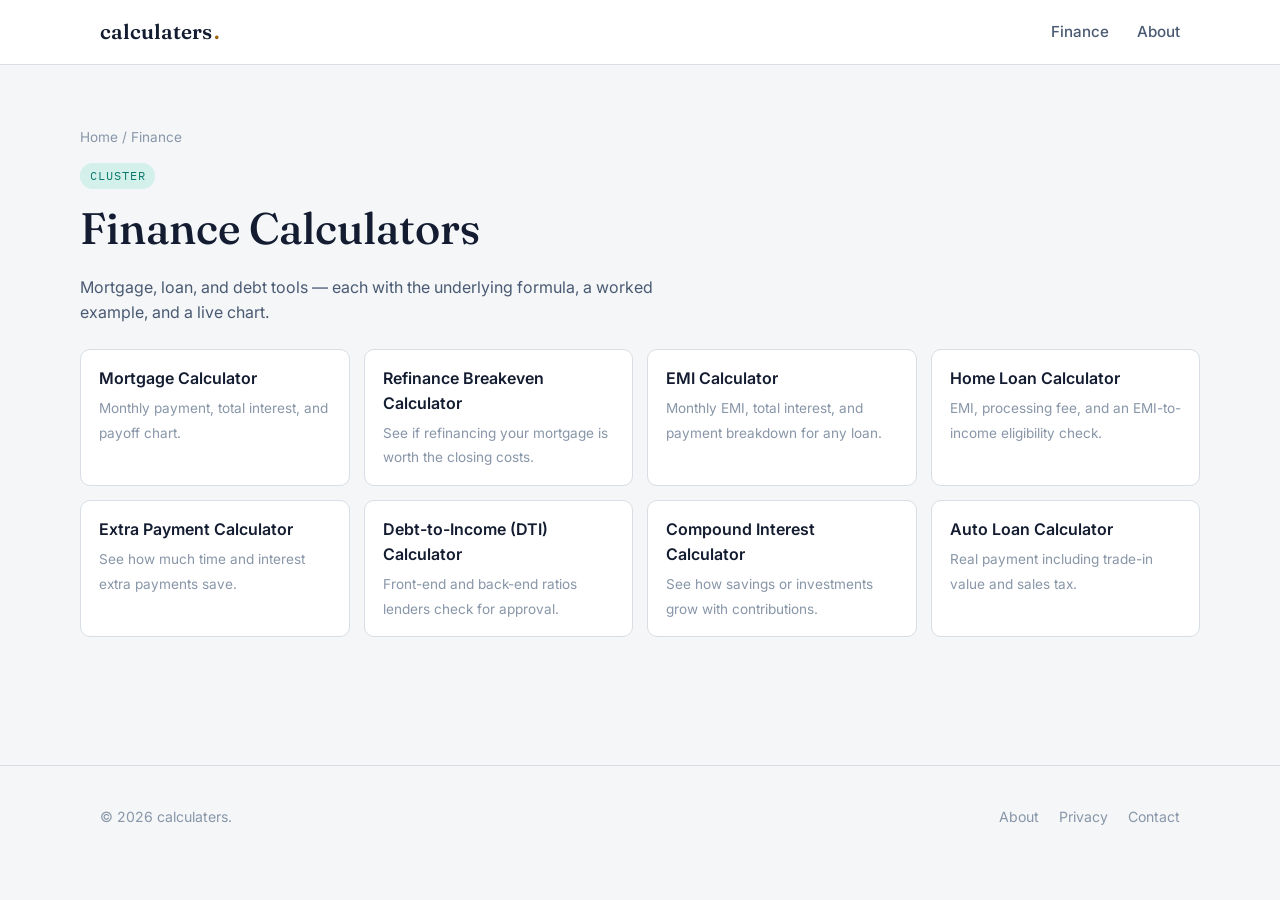
<file: finance.html>
<!DOCTYPE html>
<html lang="en">
<head>
<meta charset="UTF-8">
<meta name="viewport" content="width=device-width, initial-scale=1.0">
<title>Finance Calculators — Mortgage, Loan & Debt Tools | calculaters</title>
<meta name="description" content="Free finance calculators: mortgage, refinance, loan payoff, debt-to-income, and more — each with a live chart and worked example.">
<link rel="stylesheet" href="main.css">
</head>
<body>
<header class="site-header">
  <nav class="nav">
    <a class="brand" href="index.html">calculaters<span class="brand-dot">.</span></a>
    <ul class="nav-links">
      <li><a href="finance.html">Finance</a></li>
      <li><a href="about.html">About</a></li>
    </ul>
    <button class="nav-toggle" aria-label="Toggle menu" aria-expanded="false"></button>
  </nav>
</header>

<main>
  <div class="container" style="padding:48px 0">
    <p class="breadcrumb"><a href="index.html">Home</a> / Finance</p>
    <span class="eyebrow">Cluster</span>
    <h1>Finance Calculators</h1>
    <p style="max-width:60ch">Mortgage, loan, and debt tools — each with the underlying formula, a worked example, and a live chart.</p>

    <div class="related-grid" style="margin-top:24px">
      <a class="related-card" href="mortgage-calculator.html">
        <span class="rc-title">Mortgage Calculator</span>
        <span class="rc-desc">Monthly payment, total interest, and payoff chart.</span>
      </a>
      <a class="related-card" href="refinance-calculator.html">
        <span class="rc-title">Refinance Breakeven Calculator</span>
        <span class="rc-desc">See if refinancing your mortgage is worth the closing costs.</span>
      </a>
      <a class="related-card" href="emi-calculator.html">
        <span class="rc-title">EMI Calculator</span>
        <span class="rc-desc">Monthly EMI, total interest, and payment breakdown for any loan.</span>
      </a>
      <a class="related-card" href="home-loan-calculator.html">
        <span class="rc-title">Home Loan Calculator</span>
        <span class="rc-desc">EMI, processing fee, and an EMI-to-income eligibility check.</span>
      </a>
      <a class="related-card" href="extra-payment-calculator.html">
        <span class="rc-title">Extra Payment Calculator</span>
        <span class="rc-desc">See how much time and interest extra payments save.</span>
      </a>
      <a class="related-card" href="dti-calculator.html">
        <span class="rc-title">Debt-to-Income (DTI) Calculator</span>
        <span class="rc-desc">Front-end and back-end ratios lenders check for approval.</span>
      </a>
      <a class="related-card" href="compound-interest-calculator.html">
        <span class="rc-title">Compound Interest Calculator</span>
        <span class="rc-desc">See how savings or investments grow with contributions.</span>
      </a>
      <a class="related-card" href="auto-loan-calculator.html">
        <span class="rc-title">Auto Loan Calculator</span>
        <span class="rc-desc">Real payment including trade-in value and sales tax.</span>
      </a>
      <!-- Add personal-loan-calculator.html here when built. -->
    </div>
  </div>
</main>

<footer class="site-footer">
  <div class="container footer-grid">
    <div>© <span id="year"></span> calculaters.</div>
    <ul class="footer-links">
      <li><a href="about.html">About</a></li>
      <li><a href="privacy.html">Privacy</a></li>
      <li><a href="contact.html">Contact</a></li>
    </ul>
  </div>
</footer>
<script>document.getElementById('year').textContent = new Date().getFullYear();</script>
<script src="main.js"></script>
</body>
</html>
</file>
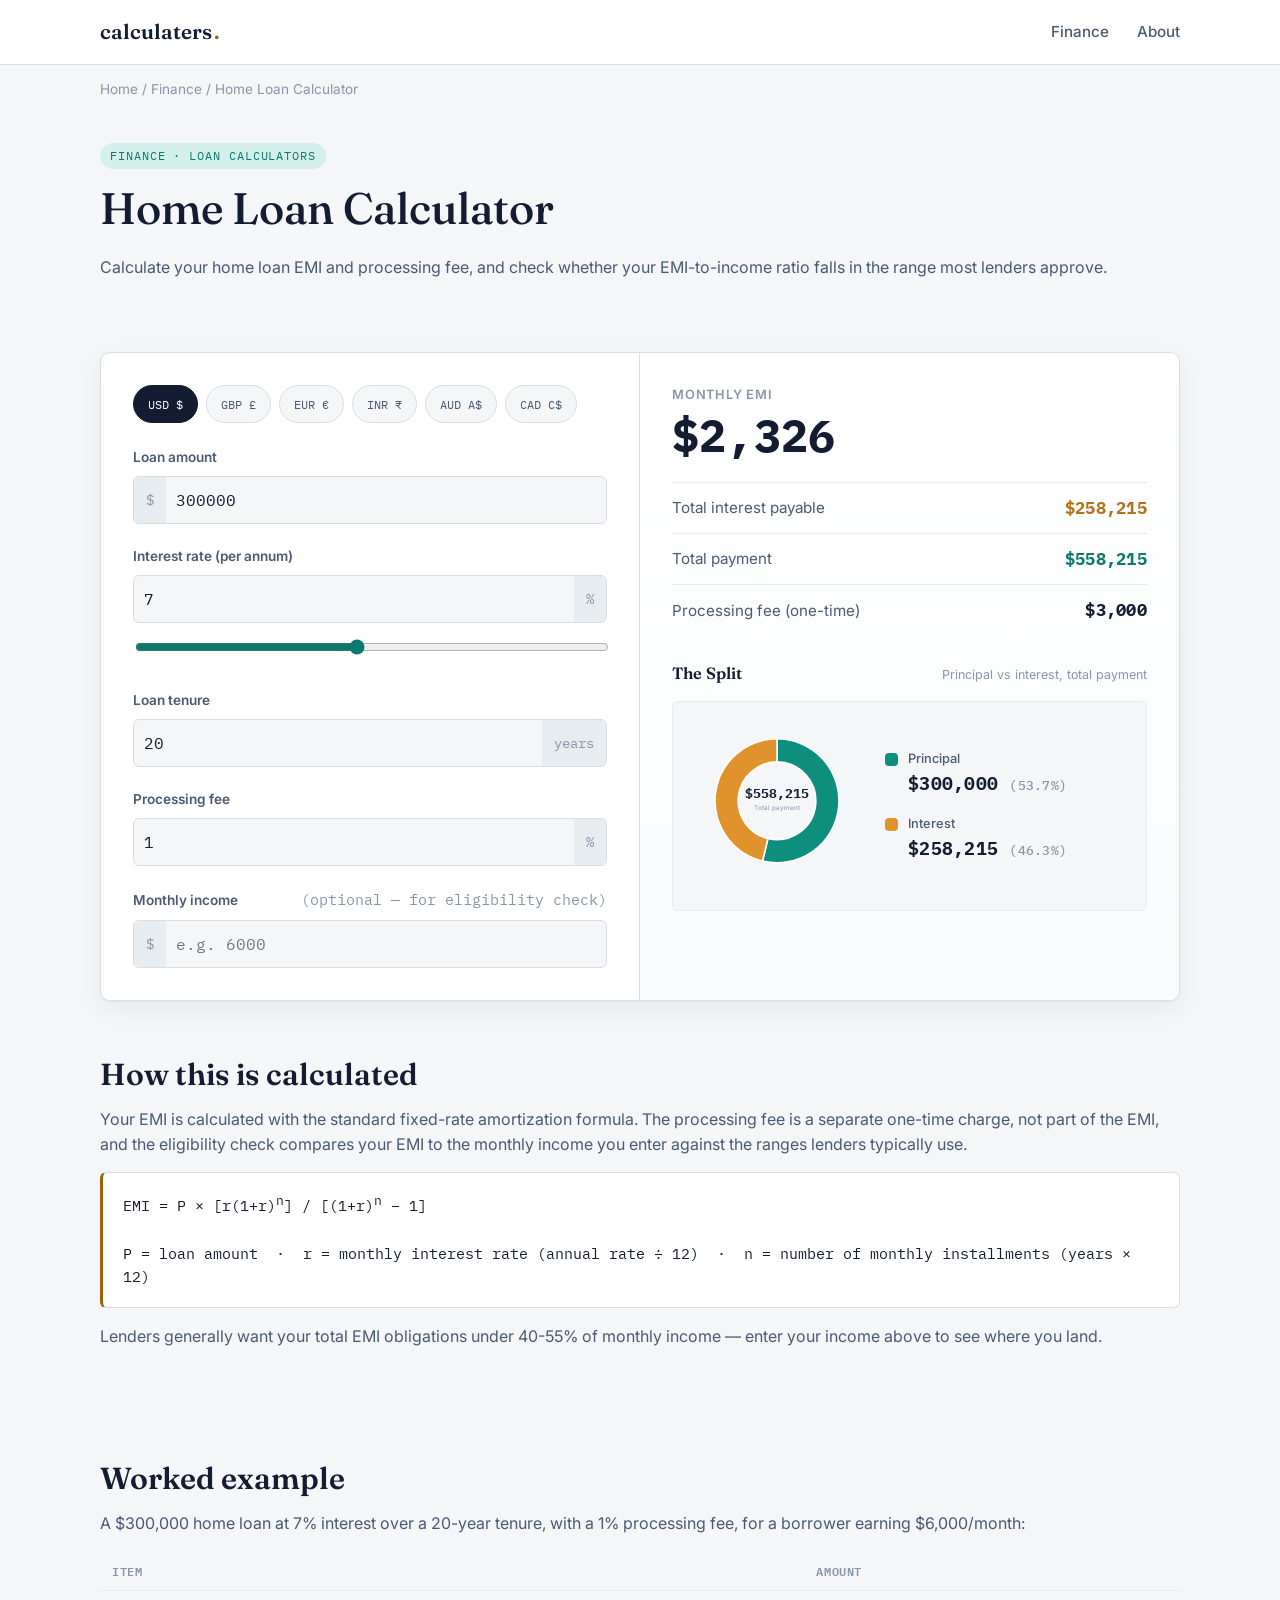
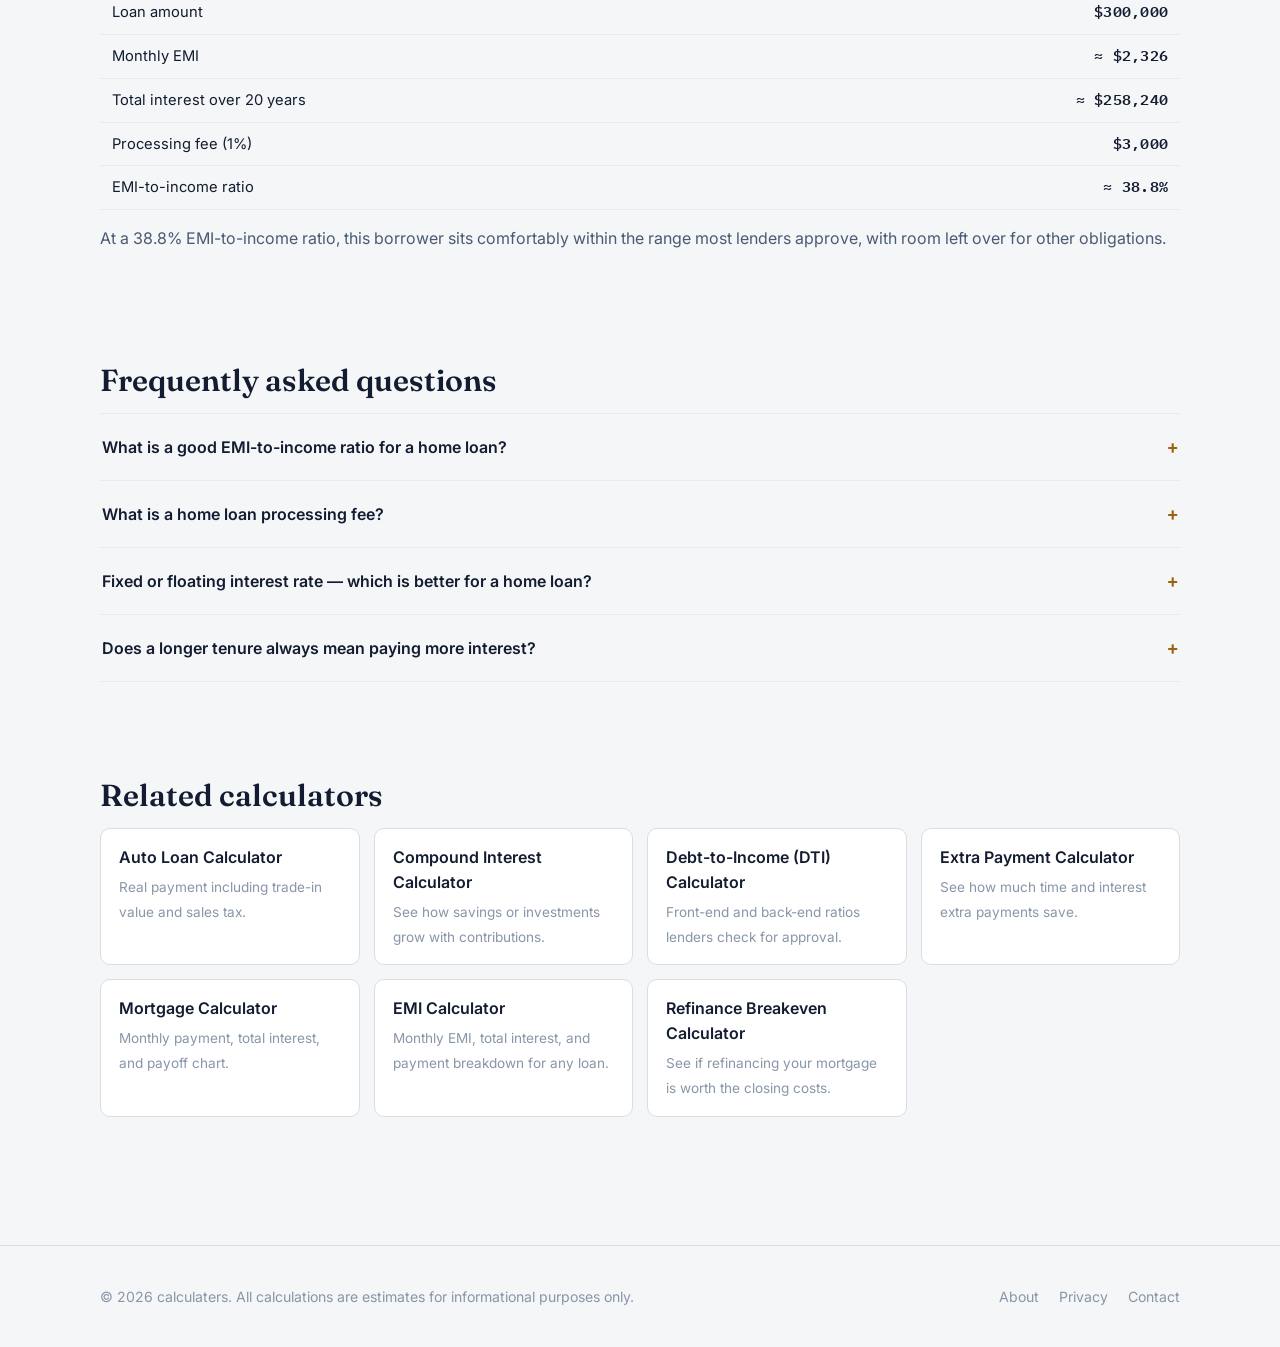
<file: home-loan-calculator.html>
<!DOCTYPE html>
<html lang="en">
<head>
<meta charset="UTF-8">
<meta name="viewport" content="width=device-width, initial-scale=1.0">
<title>Home Loan Calculator — EMI, Processing Fee & Eligibility | calculaters</title>
<meta name="description" content="Free home loan calculator with EMI, total interest, processing fee, and an EMI-to-income eligibility check — see instantly what lenders would approve.">
<link rel="canonical" href="https://pushkrajjadhav23-ops.github.io/Calculaters/home-loan-calculator.html">

<meta property="og:title" content="Home Loan Calculator — EMI, Processing Fee & Eligibility">
<meta property="og:description" content="Calculate your home loan EMI, processing fee, and see whether your EMI-to-income ratio fits what lenders typically approve.">
<meta property="og:type" content="website">
<meta property="og:url" content="https://pushkrajjadhav23-ops.github.io/Calculaters/home-loan-calculator.html">

<link rel="stylesheet" href="main.css">
<link rel="stylesheet" href="calculator.css">

<script type="application/ld+json">
{
  "@context": "https://schema.org",
  "@type": "FAQPage",
  "mainEntity": [
    {
      "@type": "Question",
      "name": "What is a good EMI-to-income ratio for a home loan?",
      "acceptedAnswer": {
        "@type": "Answer",
        "text": "Most lenders prefer your total EMI obligations to stay under 40-50% of your monthly income. Above 55-60%, approval becomes harder and lenders may ask for a smaller loan amount, longer tenure, or a co-applicant."
      }
    },
    {
      "@type": "Question",
      "name": "What is a home loan processing fee?",
      "acceptedAnswer": {
        "@type": "Answer",
        "text": "A processing fee is a one-time charge lenders take to cover loan application costs, typically 0.5% to 2% of the loan amount. It's usually deducted upfront and is separate from your EMI payments."
      }
    },
    {
      "@type": "Question",
      "name": "Fixed or floating interest rate — which is better for a home loan?",
      "acceptedAnswer": {
        "@type": "Answer",
        "text": "Fixed rates stay the same for the loan term, giving predictable EMIs but usually starting slightly higher. Floating rates move with the market, often starting lower but changing over time. Floating rates tend to average out cheaper over long tenures, but fixed rates protect against rate increases."
      }
    },
    {
      "@type": "Question",
      "name": "Does a longer tenure always mean paying more interest?",
      "acceptedAnswer": {
        "@type": "Answer",
        "text": "Yes. A longer tenure lowers your monthly EMI but increases the total interest paid over the life of the loan, since interest accrues on the outstanding balance for a longer period."
      }
    }
  ]
}
</script>
</head>
<body>

<a class="skip-link" href="#main">Skip to content</a>

<header class="site-header">
  <nav class="nav">
    <a class="brand" href="index.html">calculaters<span class="brand-dot">.</span></a>
    <ul class="nav-links">
      <li><a href="finance.html">Finance</a></li>
      <li><a href="about.html">About</a></li>
    </ul>
    <button class="nav-toggle" aria-label="Toggle menu" aria-expanded="false"></button>
  </nav>
</header>

<main id="main">
  <div class="container">
    <p class="breadcrumb">
      <a href="index.html">Home</a> / <a href="finance.html">Finance</a> / Home Loan Calculator
    </p>

    <section class="tight">
      <span class="eyebrow">Finance · Loan calculators</span>
      <h1>Home Loan Calculator</h1>
      <p>Calculate your home loan EMI and processing fee, and check whether your EMI-to-income ratio falls in the range most lenders approve.</p>
    </section>

    <div class="tool">
      <div class="tool-grid">
        <div class="tool-inputs">

          <div class="currency-toggle" role="group" aria-label="Currency">
            <button type="button" data-currency="USD">USD $</button>
            <button type="button" data-currency="GBP">GBP £</button>
            <button type="button" data-currency="EUR">EUR €</button>
            <button type="button" data-currency="INR">INR ₹</button>
            <button type="button" data-currency="AUD">AUD A$</button>
            <button type="button" data-currency="CAD">CAD C$</button>
          </div>

          <div class="field">
            <label class="field-label" for="hlAmount">Loan amount</label>
            <div class="field-input-row">
              <span class="prefix">$</span>
              <input type="number" id="hlAmount" value="300000" min="0" step="1000">
            </div>
          </div>

          <div class="field">
            <label class="field-label" for="hlRate">Interest rate (per annum)</label>
            <div class="field-input-row">
              <input type="number" id="hlRate" value="7" min="0" max="20" step="0.05">
              <span class="suffix">%</span>
            </div>
            <input type="range" min="0" max="15" step="0.05" value="7"
                   oninput="document.getElementById('hlRate').value=this.value; document.getElementById('hlRate').dispatchEvent(new Event('input'));">
          </div>

          <div class="field">
            <label class="field-label" for="hlTenure">Loan tenure</label>
            <div class="field-input-row">
              <input type="number" id="hlTenure" value="20" min="1" max="40" step="1">
              <span class="suffix">years</span>
            </div>
          </div>

          <div class="field">
            <label class="field-label" for="hlFee">Processing fee</label>
            <div class="field-input-row">
              <input type="number" id="hlFee" value="1" min="0" max="5" step="0.1">
              <span class="suffix">%</span>
            </div>
          </div>

          <div class="field">
            <label class="field-label" for="hlIncome">Monthly income <span class="field-value" style="font-weight:400; color:var(--ink-faint);">(optional — for eligibility check)</span></label>
            <div class="field-input-row">
              <span class="prefix">$</span>
              <input type="number" id="hlIncome" value="" min="0" step="100" placeholder="e.g. 6000">
            </div>
          </div>

        </div>

        <div class="tool-results">
          <div class="headline-stat">
            <div class="stat-label">Monthly EMI</div>
            <div class="stat-value num" id="hlEmiOut">$0</div>
          </div>

          <div class="stat-row interest">
            <span class="stat-label">Total interest payable</span>
            <span class="stat-value num" id="hlInterestOut">$0</span>
          </div>
          <div class="stat-row principal">
            <span class="stat-label">Total payment</span>
            <span class="stat-value num" id="hlTotalOut">$0</span>
          </div>
          <div class="stat-row">
            <span class="stat-label">Processing fee (one-time)</span>
            <span class="stat-value num" id="hlFeeOut">$0</span>
          </div>

          <div class="stat-row" id="hlRatioBlock" style="display:none">
            <span class="stat-label">EMI-to-income ratio</span>
            <span class="stat-value num" id="hlRatioValue">0%</span>
          </div>
          <p class="roofline-note" id="hlRatioNote"></p>

          <div class="roofline">
            <div class="roofline-head">
              <span class="rl-title">The Split</span>
              <span class="rl-sub">Principal vs interest, total payment</span>
            </div>
            <div class="donut-wrap">
              <svg class="roofline-chart donut" id="rooflineChart" viewBox="0 0 320 320" role="img" aria-label="Donut chart of principal vs interest"></svg>
              <div class="donut-legend"></div>
            </div>
          </div>
        </div>
      </div>
    </div>

    <section>
      <h2>How this is calculated</h2>
      <p>Your EMI is calculated with the standard fixed-rate amortization formula. The processing fee is a separate one-time charge, not part of the EMI, and the eligibility check compares your EMI to the monthly income you enter against the ranges lenders typically use.</p>
      <div class="formula-box">
EMI&nbsp;=&nbsp;P&nbsp;×&nbsp;[r(1+r)<sup>n</sup>]&nbsp;/&nbsp;[(1+r)<sup>n</sup>&nbsp;−&nbsp;1]<br><br>
P = loan amount&nbsp;&nbsp;·&nbsp;&nbsp;r = monthly interest rate (annual rate ÷ 12)&nbsp;&nbsp;·&nbsp;&nbsp;n = number of monthly installments (years × 12)
      </div>
      <p>Lenders generally want your total EMI obligations under 40-55% of monthly income — enter your income above to see where you land.</p>
    </section>

    <section class="worked-example">
      <h2>Worked example</h2>
      <p>A $300,000 home loan at 7% interest over a 20-year tenure, with a 1% processing fee, for a borrower earning $6,000/month:</p>
      <table>
        <thead>
          <tr><th>Item</th><th class="num">Amount</th></tr>
        </thead>
        <tbody>
          <tr><td>Loan amount</td><td class="num">$300,000</td></tr>
          <tr><td>Monthly EMI</td><td class="num">≈ $2,326</td></tr>
          <tr><td>Total interest over 20 years</td><td class="num">≈ $258,240</td></tr>
          <tr><td>Processing fee (1%)</td><td class="num">$3,000</td></tr>
          <tr><td>EMI-to-income ratio</td><td class="num">≈ 38.8%</td></tr>
        </tbody>
      </table>
      <p>At a 38.8% EMI-to-income ratio, this borrower sits comfortably within the range most lenders approve, with room left over for other obligations.</p>
    </section>

    <section>
      <h2>Frequently asked questions</h2>
      <div class="faq-list">
        <div class="faq-item">
          <button class="faq-q">What is a good EMI-to-income ratio for a home loan?</button>
          <div class="faq-a"><p>Most lenders prefer your total EMI obligations to stay under 40-50% of your monthly income. Above 55-60%, approval becomes harder and lenders may ask for a smaller loan amount, longer tenure, or a co-applicant.</p></div>
        </div>
        <div class="faq-item">
          <button class="faq-q">What is a home loan processing fee?</button>
          <div class="faq-a"><p>A processing fee is a one-time charge lenders take to cover loan application costs, typically 0.5% to 2% of the loan amount. It's usually deducted upfront and is separate from your EMI payments.</p></div>
        </div>
        <div class="faq-item">
          <button class="faq-q">Fixed or floating interest rate — which is better for a home loan?</button>
          <div class="faq-a"><p>Fixed rates stay the same for the loan term, giving predictable EMIs but usually starting slightly higher. Floating rates move with the market, often starting lower but changing over time. Floating rates tend to average out cheaper over long tenures, but fixed rates protect against rate increases.</p></div>
        </div>
        <div class="faq-item">
          <button class="faq-q">Does a longer tenure always mean paying more interest?</button>
          <div class="faq-a"><p>Yes. A longer tenure lowers your monthly EMI but increases the total interest paid over the life of the loan, since interest accrues on the outstanding balance for a longer period.</p></div>
        </div>
      </div>
    </section>

    <section>
      <h2>Related calculators</h2>
      <div class="related-grid">
        <a class="related-card" href="auto-loan-calculator.html">
          <span class="rc-title">Auto Loan Calculator</span>
          <span class="rc-desc">Real payment including trade-in value and sales tax.</span>
        </a>
        <a class="related-card" href="compound-interest-calculator.html">
          <span class="rc-title">Compound Interest Calculator</span>
          <span class="rc-desc">See how savings or investments grow with contributions.</span>
        </a>
        <a class="related-card" href="dti-calculator.html">
          <span class="rc-title">Debt-to-Income (DTI) Calculator</span>
          <span class="rc-desc">Front-end and back-end ratios lenders check for approval.</span>
        </a>
        <a class="related-card" href="extra-payment-calculator.html">
          <span class="rc-title">Extra Payment Calculator</span>
          <span class="rc-desc">See how much time and interest extra payments save.</span>
        </a>
        <a class="related-card" href="mortgage-calculator.html">
          <span class="rc-title">Mortgage Calculator</span>
          <span class="rc-desc">Monthly payment, total interest, and payoff chart.</span>
        </a>
        <a class="related-card" href="emi-calculator.html">
          <span class="rc-title">EMI Calculator</span>
          <span class="rc-desc">Monthly EMI, total interest, and payment breakdown for any loan.</span>
        </a>
        <a class="related-card" href="refinance-calculator.html">
          <span class="rc-title">Refinance Breakeven Calculator</span>
          <span class="rc-desc">See if refinancing your mortgage is worth the closing costs.</span>
        </a>
      </div>
    </section>

  </div>
</main>

<footer class="site-footer">
  <div class="container footer-grid">
    <div>© <span id="year"></span> calculaters. All calculations are estimates for informational purposes only.</div>
    <ul class="footer-links">
      <li><a href="about.html">About</a></li>
      <li><a href="privacy.html">Privacy</a></li>
      <li><a href="contact.html">Contact</a></li>
    </ul>
  </div>
</footer>

<script>document.getElementById('year').textContent = new Date().getFullYear();</script>
<script src="main.js"></script>
<script src="homeloan.js"></script>
</body>
</html>
</file>
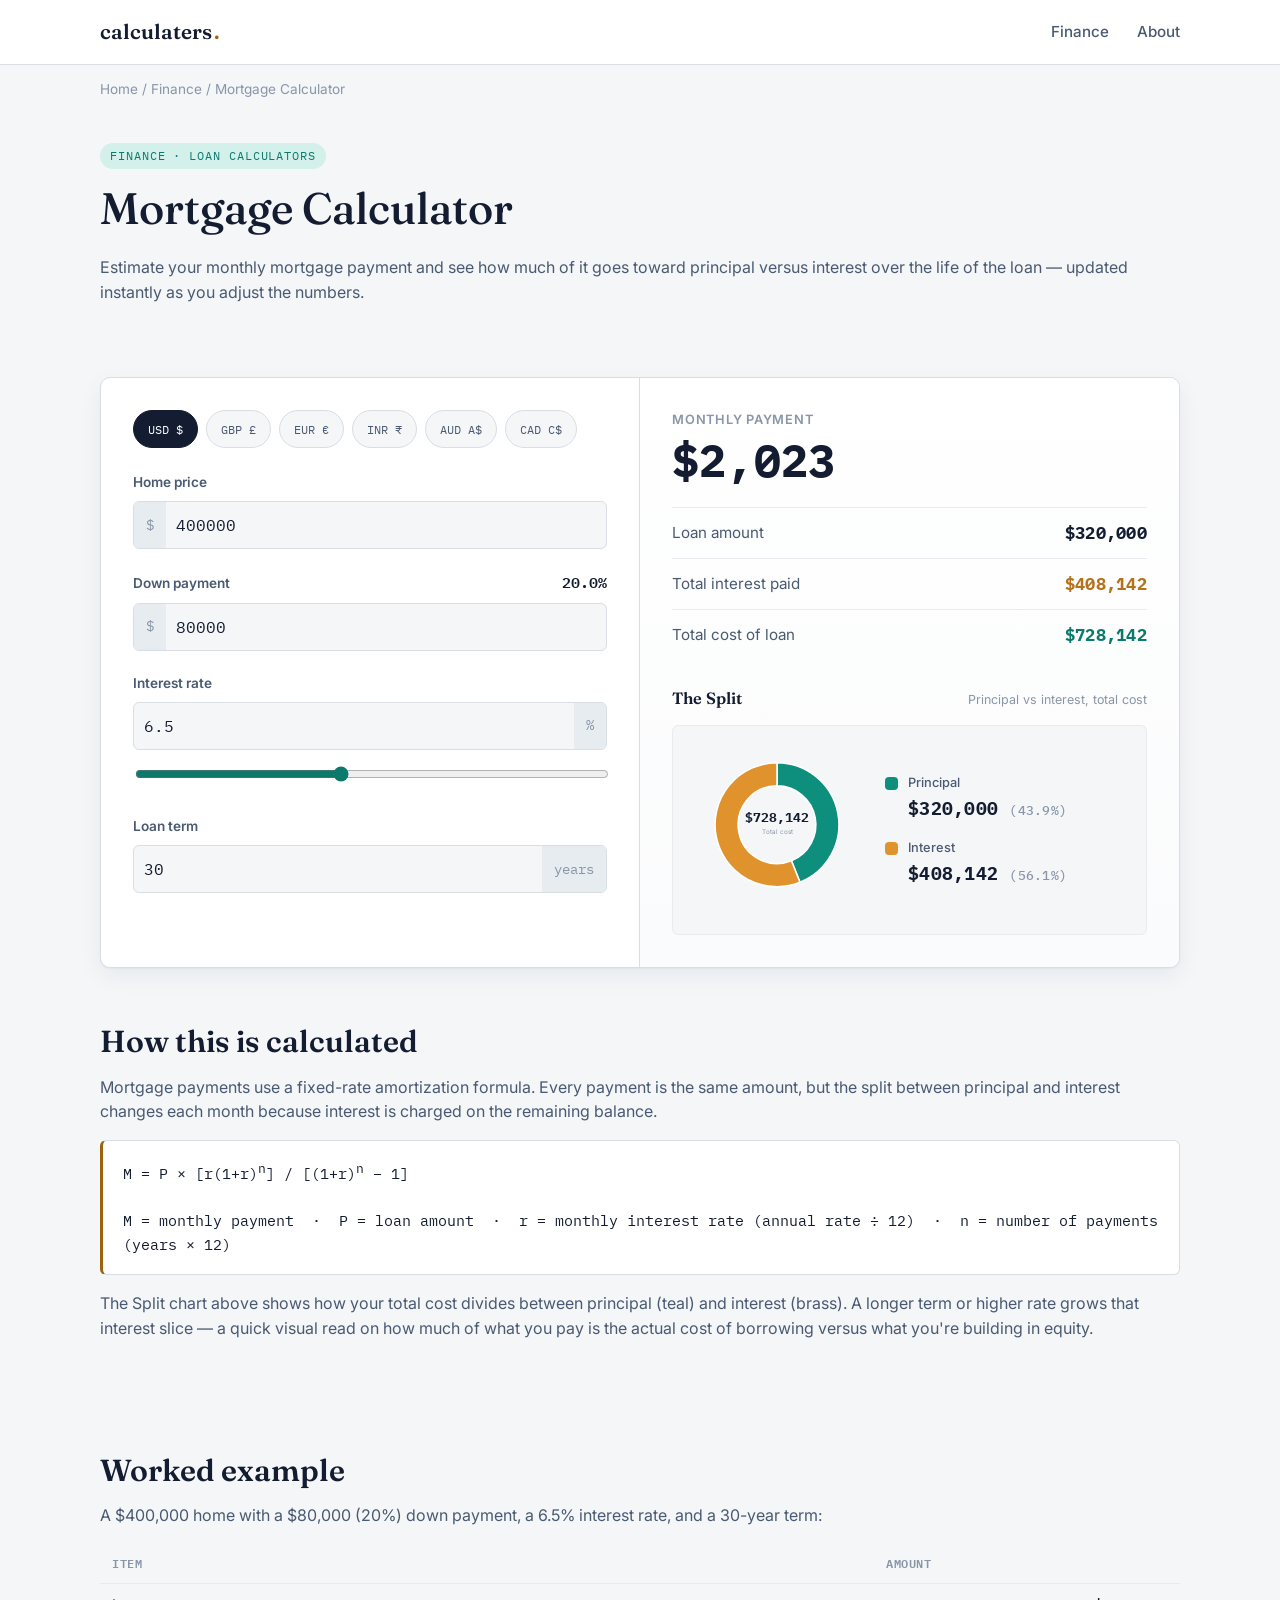
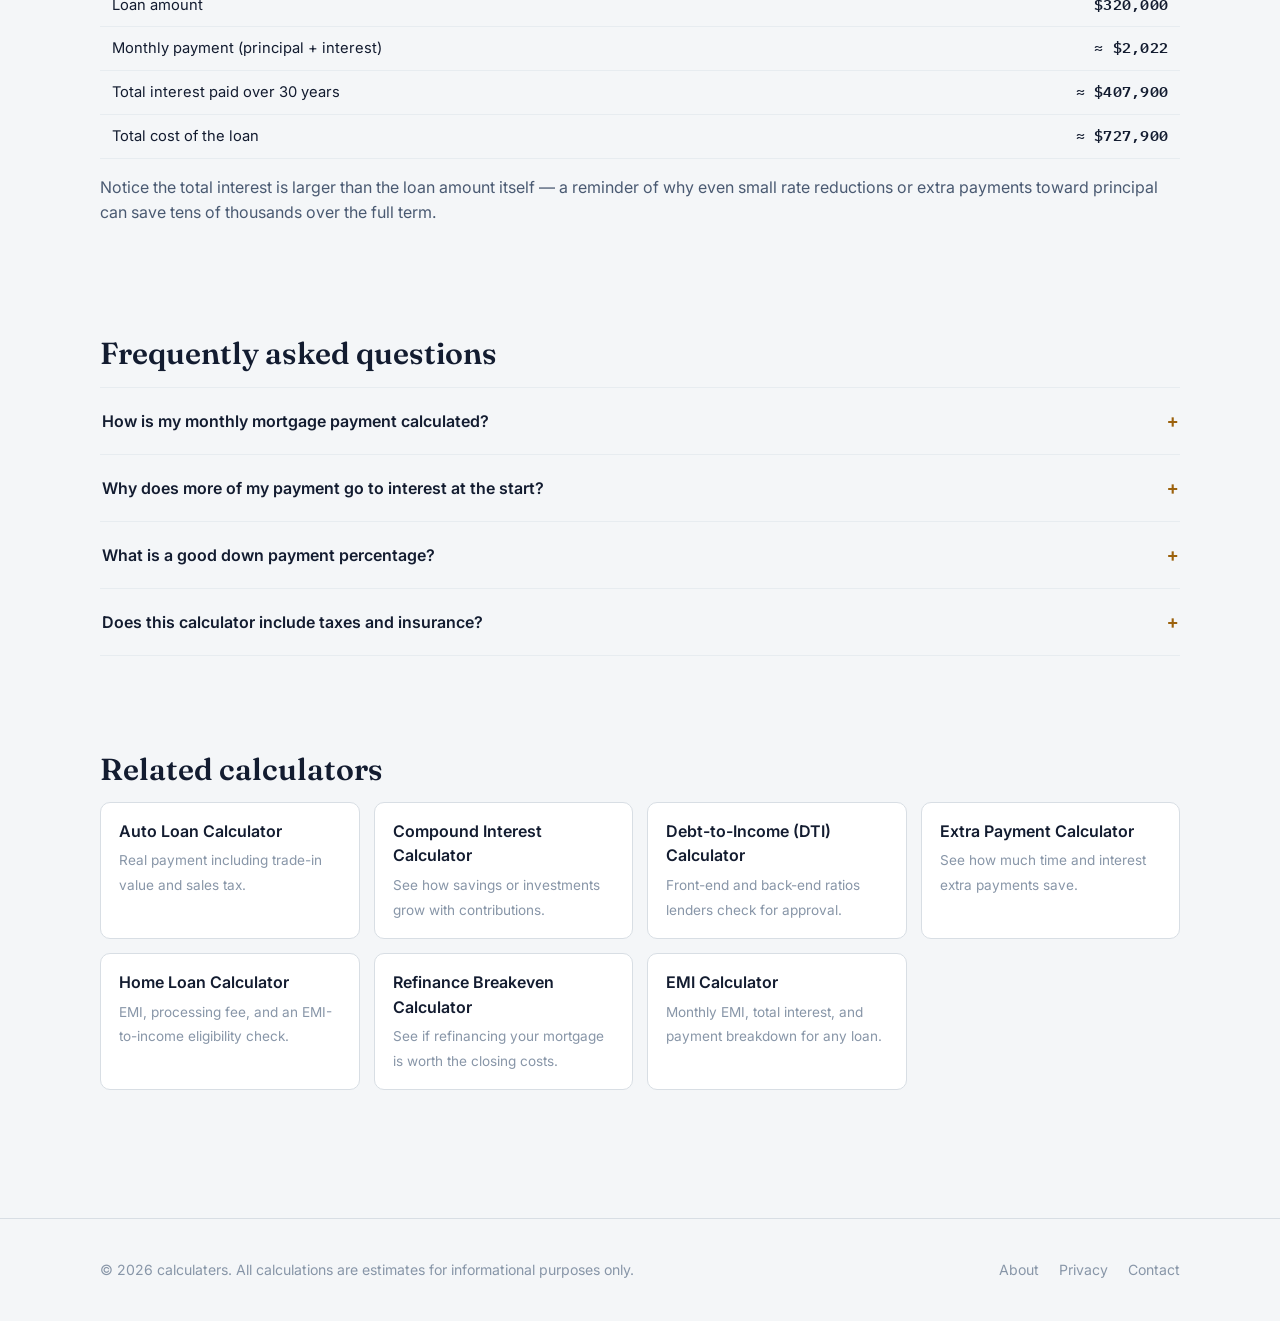
<file: mortgage-calculator.html>
<!DOCTYPE html>
<html lang="en">
<head>
<meta charset="UTF-8">
<meta name="viewport" content="width=device-width, initial-scale=1.0">
<title>Mortgage Calculator — Monthly Payment & Amortization | calculaters</title>
<meta name="description" content="Free mortgage calculator with live amortization chart. Estimate your monthly payment, total interest, and payoff timeline for any home price, down payment, rate, and term.">
<link rel="canonical" href="https://pushkrajjadhav23-ops.github.io/Calculaters/mortgage-calculator.html">

<meta property="og:title" content="Mortgage Calculator — Monthly Payment & Amortization">
<meta property="og:description" content="Estimate your monthly mortgage payment and see exactly how much goes to principal vs interest over time.">
<meta property="og:type" content="website">
<meta property="og:url" content="https://pushkrajjadhav23-ops.github.io/Calculaters/mortgage-calculator.html">

<link rel="stylesheet" href="main.css">
<link rel="stylesheet" href="calculator.css">

<script type="application/ld+json">
{
  "@context": "https://schema.org",
  "@type": "FAQPage",
  "mainEntity": [
    {
      "@type": "Question",
      "name": "How is my monthly mortgage payment calculated?",
      "acceptedAnswer": {
        "@type": "Answer",
        "text": "Your monthly payment is calculated using the fixed-rate amortization formula, which spreads the loan amount and total interest evenly across every payment so that the loan balance reaches zero at the end of the term."
      }
    },
    {
      "@type": "Question",
      "name": "Why does more of my payment go to interest at the start?",
      "acceptedAnswer": {
        "@type": "Answer",
        "text": "Interest is calculated on the remaining balance each month. Early in the loan the balance is highest, so the interest portion is largest. As the balance shrinks, more of each fixed payment goes toward principal."
      }
    },
    {
      "@type": "Question",
      "name": "What is a good down payment percentage?",
      "acceptedAnswer": {
        "@type": "Answer",
        "text": "20% is a common benchmark because it typically avoids private mortgage insurance in the US, but many loan programs accept less. A larger down payment lowers your loan amount, monthly payment, and total interest paid."
      }
    },
    {
      "@type": "Question",
      "name": "Does this calculator include taxes and insurance?",
      "acceptedAnswer": {
        "@type": "Answer",
        "text": "No. This tool calculates principal and interest only. Property taxes, homeowners insurance, and any HOA fees are added separately by your lender and vary by location."
      }
    }
  ]
}
</script>
</head>
<body>

<a class="skip-link" href="#main">Skip to content</a>

<header class="site-header">
  <nav class="nav">
    <a class="brand" href="index.html">calculaters<span class="brand-dot">.</span></a>
    <ul class="nav-links">
      <li><a href="finance.html">Finance</a></li>
      <li><a href="about.html">About</a></li>
    </ul>
    <button class="nav-toggle" aria-label="Toggle menu" aria-expanded="false"></button>
  </nav>
</header>

<main id="main">
  <div class="container">
    <p class="breadcrumb">
      <a href="index.html">Home</a> / <a href="finance.html">Finance</a> / Mortgage Calculator
    </p>

    <section class="tight">
      <span class="eyebrow">Finance · Loan calculators</span>
      <h1>Mortgage Calculator</h1>
      <p>Estimate your monthly mortgage payment and see how much of it goes toward principal versus interest over the life of the loan — updated instantly as you adjust the numbers.</p>
    </section>

    <div class="tool">
      <div class="tool-grid">
        <div class="tool-inputs">

          <div class="currency-toggle" role="group" aria-label="Currency">
            <button type="button" data-currency="USD">USD $</button>
            <button type="button" data-currency="GBP">GBP £</button>
            <button type="button" data-currency="EUR">EUR €</button>
            <button type="button" data-currency="INR">INR ₹</button>
            <button type="button" data-currency="AUD">AUD A$</button>
            <button type="button" data-currency="CAD">CAD C$</button>
          </div>

          <div class="field">
            <label class="field-label" for="homePrice">Home price</label>
            <div class="field-input-row">
              <span class="prefix">$</span>
              <input type="number" id="homePrice" value="400000" min="0" step="1000">
            </div>
          </div>

          <div class="field">
            <label class="field-label" for="downPayment">Down payment <span class="field-value" id="downPctLabel">20%</span></label>
            <div class="field-input-row">
              <span class="prefix">$</span>
              <input type="number" id="downPayment" value="80000" min="0" step="1000">
            </div>
          </div>

          <div class="field">
            <label class="field-label" for="interestRate">Interest rate</label>
            <div class="field-input-row">
              <input type="number" id="interestRate" value="6.5" min="0" max="20" step="0.05">
              <span class="suffix">%</span>
            </div>
            <input type="range" id="interestRateRange" min="0" max="15" step="0.05" value="6.5"
                   oninput="document.getElementById('interestRate').value=this.value; document.getElementById('interestRate').dispatchEvent(new Event('input'));">
          </div>

          <div class="field">
            <label class="field-label" for="loanTerm">Loan term</label>
            <div class="field-input-row">
              <input type="number" id="loanTerm" value="30" min="1" max="40" step="1">
              <span class="suffix">years</span>
            </div>
          </div>

        </div>

        <div class="tool-results">
          <div class="headline-stat">
            <div class="stat-label">Monthly payment</div>
            <div class="stat-value num" id="monthlyPayment">$0</div>
          </div>

          <div class="stat-row">
            <span class="stat-label">Loan amount</span>
            <span class="stat-value num" id="loanAmountOut">$0</span>
          </div>
          <div class="stat-row interest">
            <span class="stat-label">Total interest paid</span>
            <span class="stat-value num" id="totalInterestOut">$0</span>
          </div>
          <div class="stat-row principal">
            <span class="stat-label">Total cost of loan</span>
            <span class="stat-value num" id="totalCostOut">$0</span>
          </div>

          <div class="roofline">
            <div class="roofline-head">
              <span class="rl-title">The Split</span>
              <span class="rl-sub">Principal vs interest, total cost</span>
            </div>
            <div class="donut-wrap">
              <svg class="roofline-chart donut" id="rooflineChart" viewBox="0 0 320 320" role="img" aria-label="Donut chart of principal vs interest"></svg>
              <div class="donut-legend"></div>
            </div>
          </div>
        </div>
      </div>
    </div>

    <section>
      <h2>How this is calculated</h2>
      <p>Mortgage payments use a fixed-rate amortization formula. Every payment is the same amount, but the split between principal and interest changes each month because interest is charged on the remaining balance.</p>
      <div class="formula-box">
M&nbsp;=&nbsp;P&nbsp;×&nbsp;[r(1+r)<sup>n</sup>]&nbsp;/&nbsp;[(1+r)<sup>n</sup>&nbsp;−&nbsp;1]<br><br>
M = monthly payment&nbsp;&nbsp;·&nbsp;&nbsp;P = loan amount&nbsp;&nbsp;·&nbsp;&nbsp;r = monthly interest rate (annual rate ÷ 12)&nbsp;&nbsp;·&nbsp;&nbsp;n = number of payments (years × 12)
      </div>
      <p>The Split chart above shows how your total cost divides between principal (teal) and interest (brass). A longer term or higher rate grows that interest slice — a quick visual read on how much of what you pay is the actual cost of borrowing versus what you're building in equity.</p>
    </section>

    <section class="worked-example">
      <h2>Worked example</h2>
      <p>A $400,000 home with a $80,000 (20%) down payment, a 6.5% interest rate, and a 30-year term:</p>
      <table>
        <thead>
          <tr><th>Item</th><th class="num">Amount</th></tr>
        </thead>
        <tbody>
          <tr><td>Loan amount</td><td class="num">$320,000</td></tr>
          <tr><td>Monthly payment (principal + interest)</td><td class="num">≈ $2,022</td></tr>
          <tr><td>Total interest paid over 30 years</td><td class="num">≈ $407,900</td></tr>
          <tr><td>Total cost of the loan</td><td class="num">≈ $727,900</td></tr>
        </tbody>
      </table>
      <p>Notice the total interest is larger than the loan amount itself — a reminder of why even small rate reductions or extra payments toward principal can save tens of thousands over the full term.</p>
    </section>

    <section>
      <h2>Frequently asked questions</h2>
      <div class="faq-list">
        <div class="faq-item">
          <button class="faq-q">How is my monthly mortgage payment calculated?</button>
          <div class="faq-a"><p>Your monthly payment is calculated using the fixed-rate amortization formula above, which spreads the loan amount and total interest evenly across every payment so the balance reaches exactly zero at the end of the term.</p></div>
        </div>
        <div class="faq-item">
          <button class="faq-q">Why does more of my payment go to interest at the start?</button>
          <div class="faq-a"><p>Interest is charged on the remaining balance each month. Early on, the balance is at its highest, so the interest portion is largest. As the balance shrinks, more of each fixed payment shifts toward principal.</p></div>
        </div>
        <div class="faq-item">
          <button class="faq-q">What is a good down payment percentage?</button>
          <div class="faq-a"><p>20% is a common benchmark because it typically avoids private mortgage insurance in the US, but many loan programs accept less. A larger down payment lowers your loan amount, monthly payment, and total interest paid.</p></div>
        </div>
        <div class="faq-item">
          <button class="faq-q">Does this calculator include taxes and insurance?</button>
          <div class="faq-a"><p>No — this tool calculates principal and interest only. Property taxes, homeowners insurance, and any HOA fees are added separately by your lender and vary by location.</p></div>
        </div>
      </div>
    </section>

    <section>
      <h2>Related calculators</h2>
      <div class="related-grid">
        <a class="related-card" href="auto-loan-calculator.html">
          <span class="rc-title">Auto Loan Calculator</span>
          <span class="rc-desc">Real payment including trade-in value and sales tax.</span>
        </a>
        <a class="related-card" href="compound-interest-calculator.html">
          <span class="rc-title">Compound Interest Calculator</span>
          <span class="rc-desc">See how savings or investments grow with contributions.</span>
        </a>
        <a class="related-card" href="dti-calculator.html">
          <span class="rc-title">Debt-to-Income (DTI) Calculator</span>
          <span class="rc-desc">Front-end and back-end ratios lenders check for approval.</span>
        </a>
        <a class="related-card" href="extra-payment-calculator.html">
          <span class="rc-title">Extra Payment Calculator</span>
          <span class="rc-desc">See how much time and interest extra payments save.</span>
        </a>
        <a class="related-card" href="home-loan-calculator.html">
          <span class="rc-title">Home Loan Calculator</span>
          <span class="rc-desc">EMI, processing fee, and an EMI-to-income eligibility check.</span>
        </a>
        <a class="related-card" href="refinance-calculator.html">
          <span class="rc-title">Refinance Breakeven Calculator</span>
          <span class="rc-desc">See if refinancing your mortgage is worth the closing costs.</span>
        </a>
        <a class="related-card" href="emi-calculator.html">
          <span class="rc-title">EMI Calculator</span>
          <span class="rc-desc">Monthly EMI, total interest, and payment breakdown for any loan.</span>
        </a>
      </div>
    </section>

  </div>
</main>

<footer class="site-footer">
  <div class="container footer-grid">
    <div>© <span id="year"></span> calculaters. All calculations are estimates for informational purposes only.</div>
    <ul class="footer-links">
      <li><a href="about.html">About</a></li>
      <li><a href="privacy.html">Privacy</a></li>
      <li><a href="contact.html">Contact</a></li>
    </ul>
  </div>
</footer>

<script>document.getElementById('year').textContent = new Date().getFullYear();</script>
<script src="main.js"></script>
<script src="mortgage.js"></script>
</body>
</html>
</file>
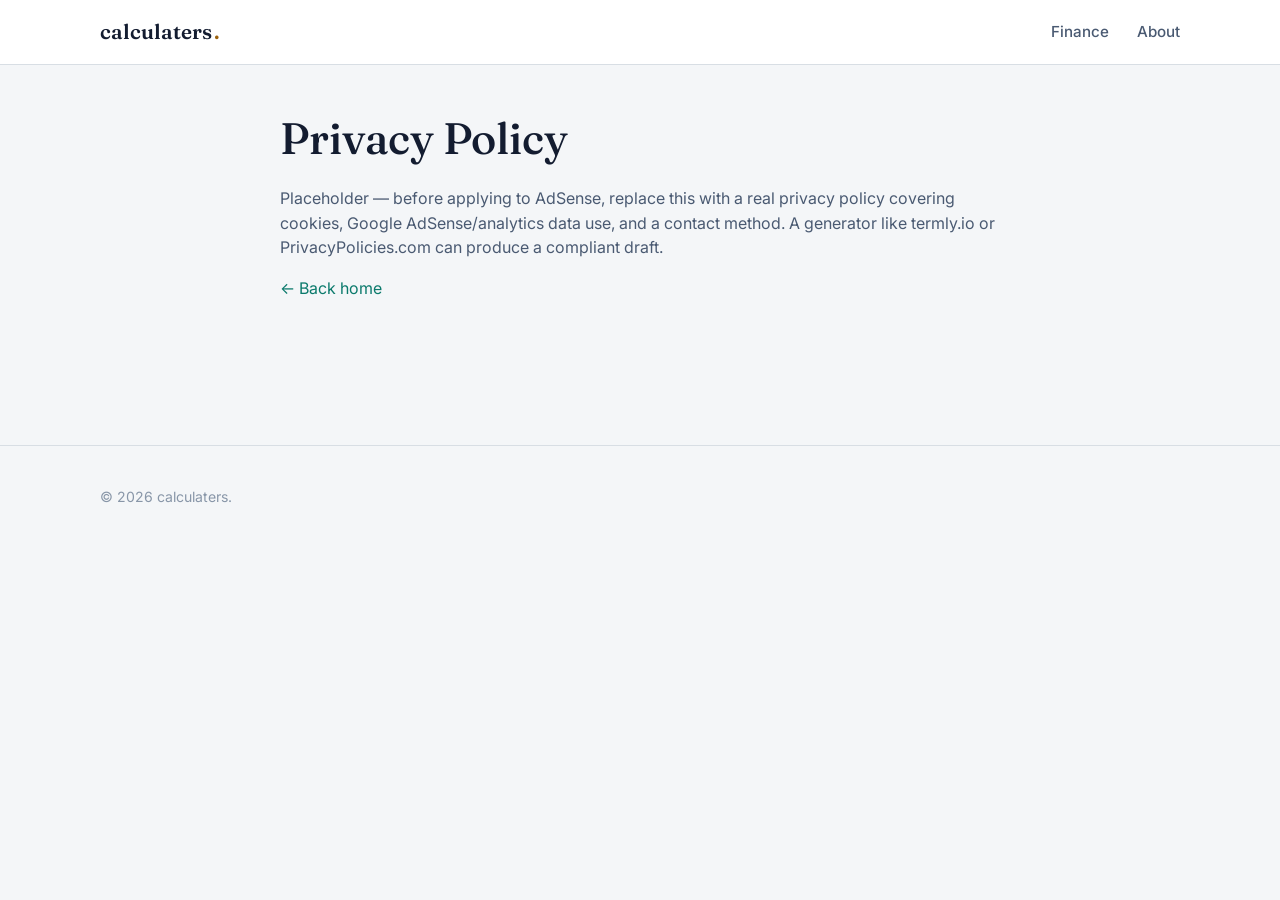
<file: privacy.html>
<!DOCTYPE html>
<html lang="en">
<head>
<meta charset="UTF-8">
<meta name="viewport" content="width=device-width, initial-scale=1.0">
<title>Privacy Policy | calculaters</title>
<link rel="stylesheet" href="main.css">
</head>
<body>
<header class="site-header">
  <nav class="nav">
    <a class="brand" href="index.html">calculaters<span class="brand-dot">.</span></a>
    <ul class="nav-links">
      <li><a href="finance.html">Finance</a></li>
      <li><a href="about.html">About</a></li>
    </ul>
    <button class="nav-toggle" aria-label="Toggle menu" aria-expanded="false"></button>
  </nav>
</header>
<main>
  <div class="container" style="padding:48px 0; max-width:720px">
    <h1>Privacy Policy</h1>
    <p>Placeholder — before applying to AdSense, replace this with a real privacy policy covering cookies, Google AdSense/analytics data use, and a contact method. A generator like termly.io or PrivacyPolicies.com can produce a compliant draft.</p>
    <p><a href="index.html">← Back home</a></p>
  </div>
</main>
<footer class="site-footer"><div class="container">© <span id="year"></span> calculaters.</div></footer>
<script>document.getElementById('year').textContent = new Date().getFullYear();</script>
<script src="main.js"></script>
</body>
</html>
</file>
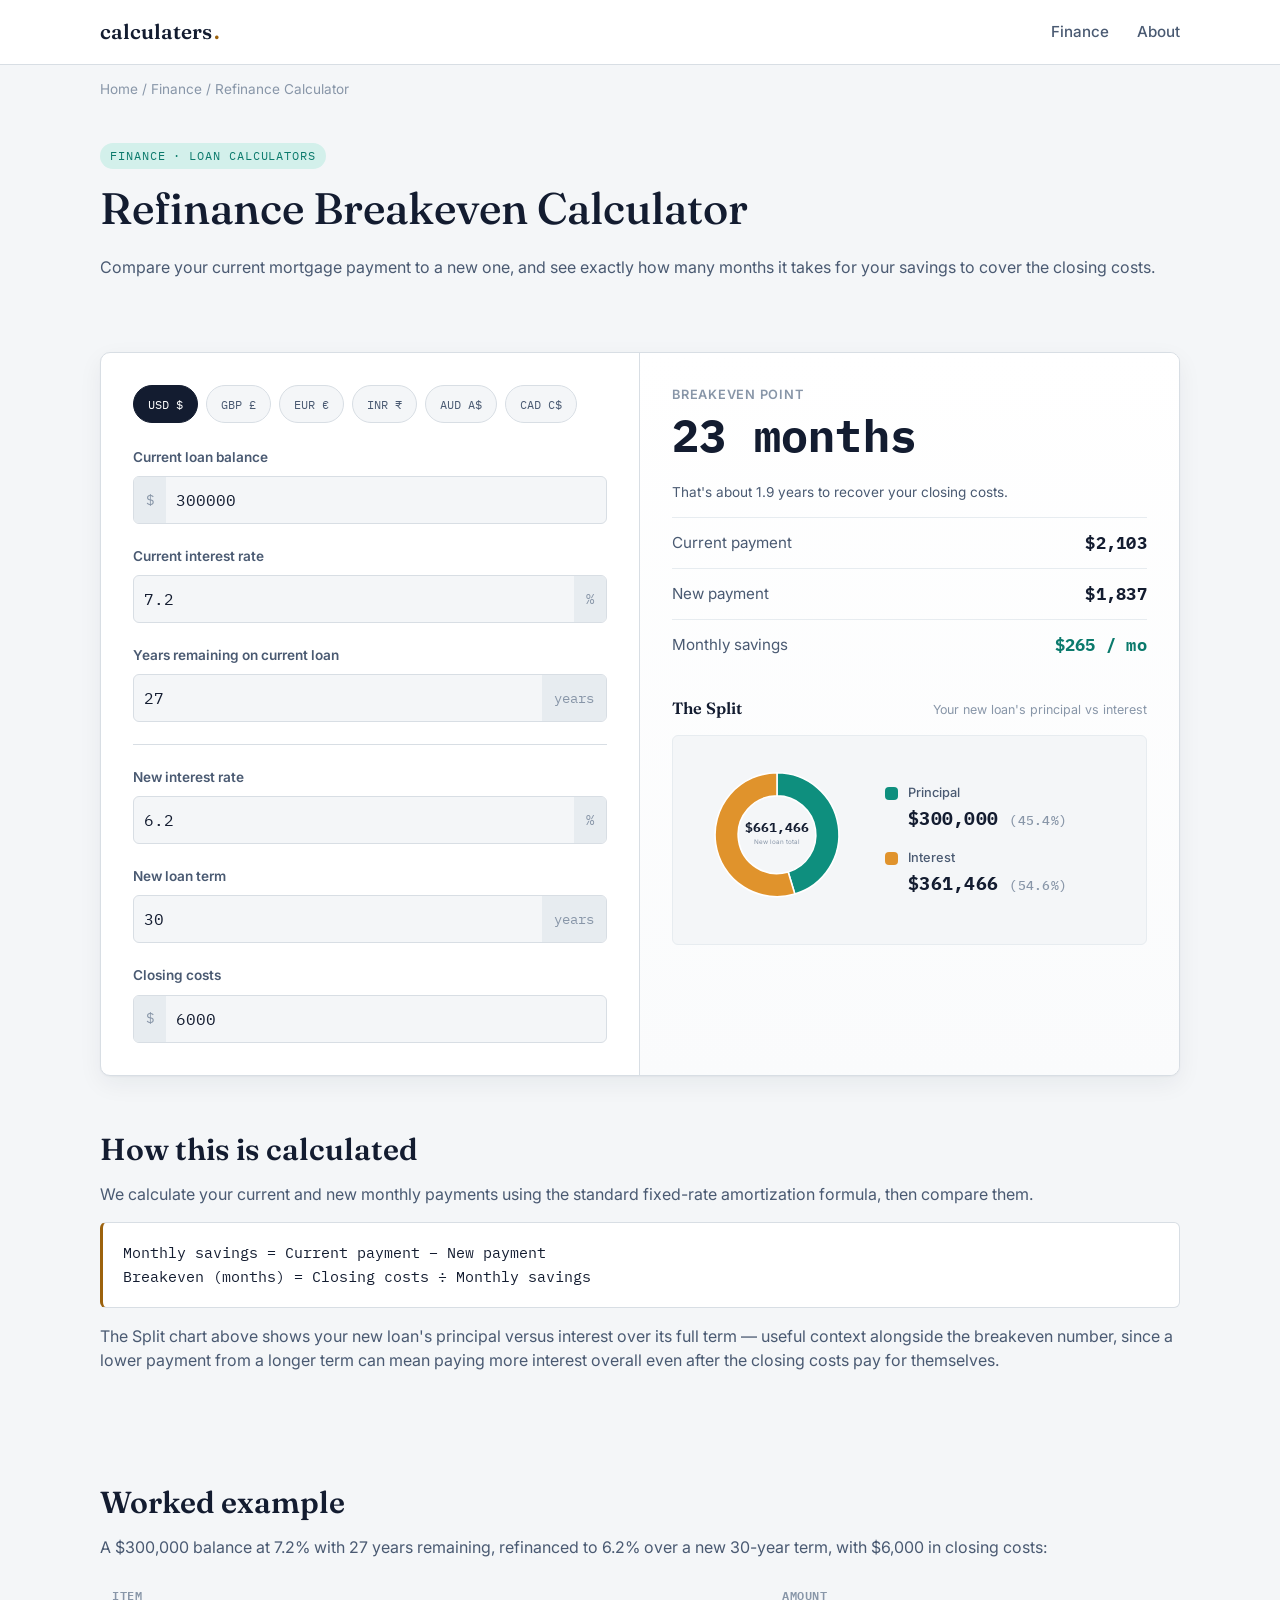
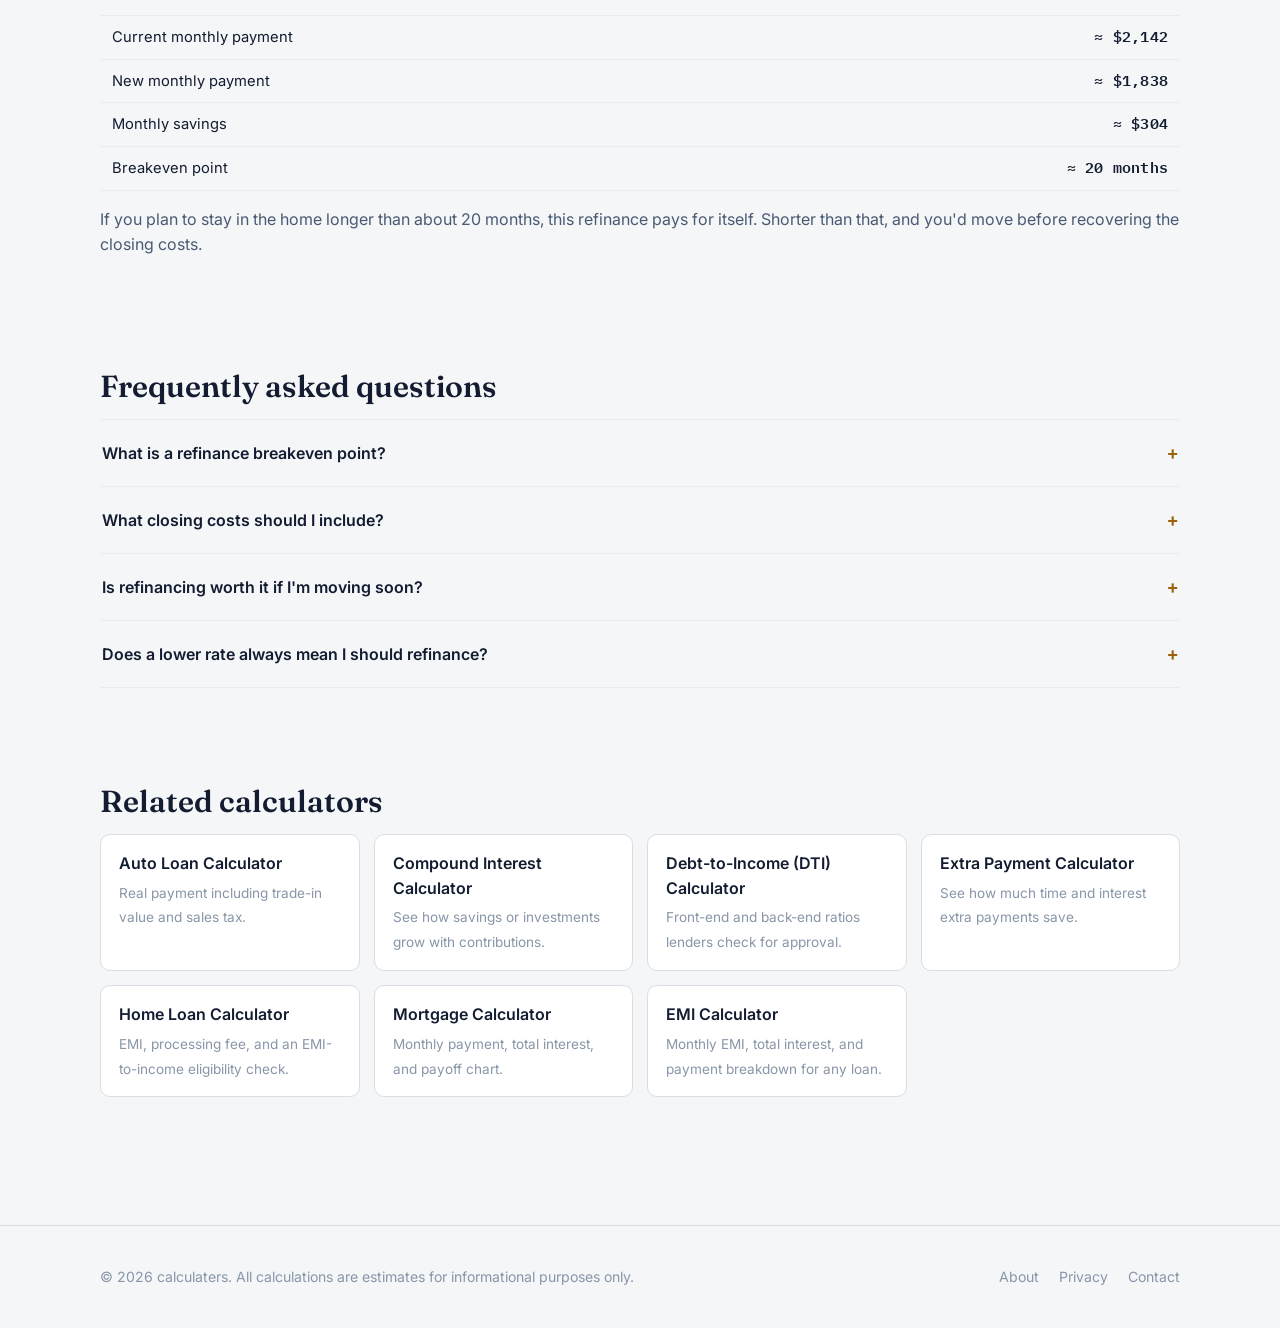
<file: refinance-calculator.html>
<!DOCTYPE html>
<html lang="en">
<head>
<meta charset="UTF-8">
<meta name="viewport" content="width=device-width, initial-scale=1.0">
<title>Refinance Breakeven Calculator — Is Refinancing Worth It? | calculaters</title>
<meta name="description" content="Free refinance calculator. Compare your current and new mortgage payment, see your monthly savings, and find exactly how many months it takes to break even on closing costs.">
<link rel="canonical" href="https://pushkrajjadhav23-ops.github.io/Calculaters/refinance-calculator.html">

<meta property="og:title" content="Refinance Breakeven Calculator — Is Refinancing Worth It?">
<meta property="og:description" content="See your monthly savings and exactly when refinancing pays for itself.">
<meta property="og:type" content="website">
<meta property="og:url" content="https://pushkrajjadhav23-ops.github.io/Calculaters/refinance-calculator.html">

<link rel="stylesheet" href="main.css">
<link rel="stylesheet" href="calculator.css">

<script type="application/ld+json">
{
  "@context": "https://schema.org",
  "@type": "FAQPage",
  "mainEntity": [
    {
      "@type": "Question",
      "name": "What is a refinance breakeven point?",
      "acceptedAnswer": {
        "@type": "Answer",
        "text": "The breakeven point is the number of months it takes for your accumulated monthly savings to equal the closing costs you paid to refinance. After that point, every month of savings is money ahead."
      }
    },
    {
      "@type": "Question",
      "name": "What closing costs should I include?",
      "acceptedAnswer": {
        "@type": "Answer",
        "text": "Include lender fees, appraisal, title insurance, and any origination points paid at closing. These typically run 2 to 5 percent of the loan amount, though exact costs vary by lender and location."
      }
    },
    {
      "@type": "Question",
      "name": "Is refinancing worth it if I'm moving soon?",
      "acceptedAnswer": {
        "@type": "Answer",
        "text": "If you plan to sell or move before reaching the breakeven point, you likely won't recover the closing costs, so refinancing usually isn't worth it in that case. Compare your expected time in the home to the breakeven month shown above."
      }
    },
    {
      "@type": "Question",
      "name": "Does a lower rate always mean I should refinance?",
      "acceptedAnswer": {
        "@type": "Answer",
        "text": "Not necessarily. A lower rate lowers your payment, but if closing costs are high or you extend your loan term significantly, you may pay more in total interest over time even while saving monthly. Always check both the breakeven point and total interest."
      }
    }
  ]
}
</script>
</head>
<body>

<a class="skip-link" href="#main">Skip to content</a>

<header class="site-header">
  <nav class="nav">
    <a class="brand" href="index.html">calculaters<span class="brand-dot">.</span></a>
    <ul class="nav-links">
      <li><a href="finance.html">Finance</a></li>
      <li><a href="about.html">About</a></li>
    </ul>
    <button class="nav-toggle" aria-label="Toggle menu" aria-expanded="false"></button>
  </nav>
</header>

<main id="main">
  <div class="container">
    <p class="breadcrumb">
      <a href="index.html">Home</a> / <a href="finance.html">Finance</a> / Refinance Calculator
    </p>

    <section class="tight">
      <span class="eyebrow">Finance · Loan calculators</span>
      <h1>Refinance Breakeven Calculator</h1>
      <p>Compare your current mortgage payment to a new one, and see exactly how many months it takes for your savings to cover the closing costs.</p>
    </section>

    <div class="tool">
      <div class="tool-grid">
        <div class="tool-inputs">

          <div class="currency-toggle" role="group" aria-label="Currency">
            <button type="button" data-currency="USD">USD $</button>
            <button type="button" data-currency="GBP">GBP £</button>
            <button type="button" data-currency="EUR">EUR €</button>
            <button type="button" data-currency="INR">INR ₹</button>
            <button type="button" data-currency="AUD">AUD A$</button>
            <button type="button" data-currency="CAD">CAD C$</button>
          </div>

          <div class="field">
            <label class="field-label" for="currentBalance">Current loan balance</label>
            <div class="field-input-row">
              <span class="prefix">$</span>
              <input type="number" id="currentBalance" value="300000" min="0" step="1000">
            </div>
          </div>

          <div class="field">
            <label class="field-label" for="currentRate">Current interest rate</label>
            <div class="field-input-row">
              <input type="number" id="currentRate" value="7.2" min="0" max="20" step="0.05">
              <span class="suffix">%</span>
            </div>
          </div>

          <div class="field">
            <label class="field-label" for="currentRemainingYears">Years remaining on current loan</label>
            <div class="field-input-row">
              <input type="number" id="currentRemainingYears" value="27" min="1" max="40" step="1">
              <span class="suffix">years</span>
            </div>
          </div>

          <hr class="section-divider" style="margin:22px 0">

          <div class="field">
            <label class="field-label" for="newRate">New interest rate</label>
            <div class="field-input-row">
              <input type="number" id="newRate" value="6.2" min="0" max="20" step="0.05">
              <span class="suffix">%</span>
            </div>
          </div>

          <div class="field">
            <label class="field-label" for="newTerm">New loan term</label>
            <div class="field-input-row">
              <input type="number" id="newTerm" value="30" min="1" max="40" step="1">
              <span class="suffix">years</span>
            </div>
          </div>

          <div class="field">
            <label class="field-label" for="closingCosts">Closing costs</label>
            <div class="field-input-row">
              <span class="prefix">$</span>
              <input type="number" id="closingCosts" value="6000" min="0" step="100">
            </div>
          </div>

        </div>

        <div class="tool-results">
          <div class="headline-stat">
            <div class="stat-label">Breakeven point</div>
            <div class="stat-value num" id="breakevenOut">—</div>
          </div>
          <p class="roofline-note" id="breakevenNote"></p>

          <div class="stat-row">
            <span class="stat-label">Current payment</span>
            <span class="stat-value num" id="currentPaymentOut">$0</span>
          </div>
          <div class="stat-row">
            <span class="stat-label">New payment</span>
            <span class="stat-value num" id="newPaymentOut">$0</span>
          </div>
          <div class="stat-row principal">
            <span class="stat-label">Monthly savings</span>
            <span class="stat-value num" id="monthlySavingsOut">$0 / mo</span>
          </div>

          <div class="roofline">
            <div class="roofline-head">
              <span class="rl-title">The Split</span>
              <span class="rl-sub">Your new loan's principal vs interest</span>
            </div>
            <div class="donut-wrap">
              <svg class="roofline-chart donut" id="rooflineChart" viewBox="0 0 320 320" role="img" aria-label="Donut chart of principal vs interest"></svg>
              <div class="donut-legend"></div>
            </div>
          </div>
        </div>
      </div>
    </div>

    <section>
      <h2>How this is calculated</h2>
      <p>We calculate your current and new monthly payments using the standard fixed-rate amortization formula, then compare them.</p>
      <div class="formula-box">
Monthly savings&nbsp;=&nbsp;Current payment&nbsp;−&nbsp;New payment<br>
Breakeven (months)&nbsp;=&nbsp;Closing costs&nbsp;÷&nbsp;Monthly savings
      </div>
      <p>The Split chart above shows your new loan's principal versus interest over its full term — useful context alongside the breakeven number, since a lower payment from a longer term can mean paying more interest overall even after the closing costs pay for themselves.</p>
    </section>

    <section class="worked-example">
      <h2>Worked example</h2>
      <p>A $300,000 balance at 7.2% with 27 years remaining, refinanced to 6.2% over a new 30-year term, with $6,000 in closing costs:</p>
      <table>
        <thead>
          <tr><th>Item</th><th class="num">Amount</th></tr>
        </thead>
        <tbody>
          <tr><td>Current monthly payment</td><td class="num">≈ $2,142</td></tr>
          <tr><td>New monthly payment</td><td class="num">≈ $1,838</td></tr>
          <tr><td>Monthly savings</td><td class="num">≈ $304</td></tr>
          <tr><td>Breakeven point</td><td class="num">≈ 20 months</td></tr>
        </tbody>
      </table>
      <p>If you plan to stay in the home longer than about 20 months, this refinance pays for itself. Shorter than that, and you'd move before recovering the closing costs.</p>
    </section>

    <section>
      <h2>Frequently asked questions</h2>
      <div class="faq-list">
        <div class="faq-item">
          <button class="faq-q">What is a refinance breakeven point?</button>
          <div class="faq-a"><p>The breakeven point is the number of months it takes for your accumulated monthly savings to equal the closing costs you paid to refinance. After that point, every month of savings is money ahead.</p></div>
        </div>
        <div class="faq-item">
          <button class="faq-q">What closing costs should I include?</button>
          <div class="faq-a"><p>Include lender fees, appraisal, title insurance, and any origination points paid at closing. These typically run 2–5% of the loan amount, though exact costs vary by lender and location.</p></div>
        </div>
        <div class="faq-item">
          <button class="faq-q">Is refinancing worth it if I'm moving soon?</button>
          <div class="faq-a"><p>If you plan to sell or move before reaching the breakeven point, you likely won't recover the closing costs, so refinancing usually isn't worth it in that case. Compare your expected time in the home to the breakeven month shown above.</p></div>
        </div>
        <div class="faq-item">
          <button class="faq-q">Does a lower rate always mean I should refinance?</button>
          <div class="faq-a"><p>Not necessarily. A lower rate lowers your payment, but if closing costs are high or you extend your loan term significantly, you may pay more in total interest over time even while saving monthly. Always check both the breakeven point and total interest.</p></div>
        </div>
      </div>
    </section>

    <section>
      <h2>Related calculators</h2>
      <div class="related-grid">
        <a class="related-card" href="auto-loan-calculator.html">
          <span class="rc-title">Auto Loan Calculator</span>
          <span class="rc-desc">Real payment including trade-in value and sales tax.</span>
        </a>
        <a class="related-card" href="compound-interest-calculator.html">
          <span class="rc-title">Compound Interest Calculator</span>
          <span class="rc-desc">See how savings or investments grow with contributions.</span>
        </a>
        <a class="related-card" href="dti-calculator.html">
          <span class="rc-title">Debt-to-Income (DTI) Calculator</span>
          <span class="rc-desc">Front-end and back-end ratios lenders check for approval.</span>
        </a>
        <a class="related-card" href="extra-payment-calculator.html">
          <span class="rc-title">Extra Payment Calculator</span>
          <span class="rc-desc">See how much time and interest extra payments save.</span>
        </a>
        <a class="related-card" href="home-loan-calculator.html">
          <span class="rc-title">Home Loan Calculator</span>
          <span class="rc-desc">EMI, processing fee, and an EMI-to-income eligibility check.</span>
        </a>
        <a class="related-card" href="mortgage-calculator.html">
          <span class="rc-title">Mortgage Calculator</span>
          <span class="rc-desc">Monthly payment, total interest, and payoff chart.</span>
        </a>
        <a class="related-card" href="emi-calculator.html">
          <span class="rc-title">EMI Calculator</span>
          <span class="rc-desc">Monthly EMI, total interest, and payment breakdown for any loan.</span>
        </a>
      </div>
    </section>

  </div>
</main>

<footer class="site-footer">
  <div class="container footer-grid">
    <div>© <span id="year"></span> calculaters. All calculations are estimates for informational purposes only.</div>
    <ul class="footer-links">
      <li><a href="about.html">About</a></li>
      <li><a href="privacy.html">Privacy</a></li>
      <li><a href="contact.html">Contact</a></li>
    </ul>
  </div>
</footer>

<script>document.getElementById('year').textContent = new Date().getFullYear();</script>
<script src="main.js"></script>
<script src="refinance.js"></script>
</body>
</html>
</file>
<file: main.css>
/* =========================================================
   calculaters — design system
   Concept: "The Ledger & The Roofline"
   A quiet, paper-and-ink financial register, with one signature
   motif — an amortization curve styled as a roofline — reused
   across every finance tool to tie the cluster together.
   ========================================================= */

@import url('https://fonts.googleapis.com/css2?family=Fraunces:opsz,wght@9..144,400;9..144,500;9..144,600&family=Inter:wght@400;500;600&family=IBM+Plex+Mono:wght@400;500;600&display=swap');

:root{
  /* --- color --- */
  --paper:        #F4F6F8;
  --surface:      #FFFFFF;
  --ink:          #131C30;
  --ink-soft:     #4A5A72;
  --ink-faint:    #8896A8;
  --line:         #D8DEE4;
  --line-soft:    #E7ECF0;
  --brass:        #9C620D;   /* interest / attention — deepened, ~5:1 contrast on white for numbers */
  --brass-fill:   #E0932C;   /* brighter variant, chart slices/decorative fills only, not text */
  --brass-soft:   #FBE7C6;
  --teal:         #0B7A6C;   /* principal / trust — deepened, ~5.2:1 contrast on white for numbers */
  --teal-fill:    #0E8F7E;   /* brighter variant, chart slices/decorative fills only, not text */
  --teal-soft:    #D3F0EB;
  --danger:       #D6472E;

  /* --- type --- */
  --font-display: 'Fraunces', Georgia, serif;
  --font-body:    'Inter', -apple-system, sans-serif;
  --font-mono:    'IBM Plex Mono', ui-monospace, monospace;

  /* --- scale --- */
  --radius: 10px;
  --radius-sm: 6px;
  --shadow: 0 1px 2px rgba(22,35,58,0.04), 0 8px 24px rgba(22,35,58,0.06);
  --max-w: 1120px;
}

*, *::before, *::after{ box-sizing:border-box; }

html{ scroll-behavior:smooth; }

body{
  margin:0;
  background:var(--paper);
  color:var(--ink);
  font-family:var(--font-body);
  font-size:16px;
  line-height:1.55;
  -webkit-font-smoothing:antialiased;
}

img{ max-width:100%; display:block; }

a{ color:var(--teal); text-decoration:none; }
a:hover{ text-decoration:underline; }

h1,h2,h3{
  font-family:var(--font-display);
  font-weight:600;
  color:var(--ink);
  line-height:1.15;
  margin:0 0 .5em;
}
h1{ font-size:clamp(1.9rem, 1.4rem + 2vw, 2.75rem); font-weight:500; }
h2{ font-size:clamp(1.4rem, 1.2rem + 1vw, 1.9rem); }
h3{ font-size:1.15rem; }

p{ margin:0 0 1em; color:var(--ink-soft); }

.container{
  max-width:var(--max-w);
  margin:0 auto;
  padding:0 20px;
}

/* numbers/data always in mono, everywhere on the site */
.num, .stat-value, input[type="number"], input[type="range"]{
  font-family:var(--font-mono);
}
.num, .stat-value{
  font-variant-numeric: tabular-nums;
  font-feature-settings: "tnum" 1, "zero" 1;
  font-weight:600;
  letter-spacing:.015em;
}

/* --- skip link / focus --- */
a:focus-visible, button:focus-visible, input:focus-visible, select:focus-visible{
  outline:2px solid var(--teal);
  outline-offset:2px;
}
.skip-link{
  position:absolute; left:-9999px; top:0;
  background:var(--ink); color:#fff; padding:10px 16px; border-radius:0 0 6px 0;
  z-index:100;
}
.skip-link:focus{ left:0; }

/* --- nav --- */
.site-header{
  border-bottom:1px solid var(--line);
  background:var(--surface);
  position:sticky; top:0; z-index:20;
}
.nav{
  display:flex; align-items:center; justify-content:space-between;
  padding:16px 20px;
  max-width:var(--max-w); margin:0 auto;
}
.brand{
  font-family:var(--font-display);
  font-size:1.3rem;
  font-weight:600;
  color:var(--ink);
  display:flex; align-items:baseline; gap:2px;
}
.brand:hover{ text-decoration:none; }
.brand .brand-dot{ color:var(--brass); }

.nav-links{
  display:flex; gap:28px; list-style:none; margin:0; padding:0;
  font-size:.95rem; font-weight:500;
}
.nav-links a{ color:var(--ink-soft); }
.nav-links a:hover{ color:var(--ink); text-decoration:none; }

.nav-toggle{
  display:none;
  background:none; border:1px solid var(--line); border-radius:var(--radius-sm);
  width:44px; height:44px; cursor:pointer;
}
.nav-toggle span, .nav-toggle::before, .nav-toggle::after{
  content:''; display:block; height:2px; width:18px; background:var(--ink);
  margin:4px auto;
}

@media (max-width: 720px){
  .nav-links{
    position:absolute; top:100%; left:0; right:0;
    background:var(--surface); border-bottom:1px solid var(--line);
    flex-direction:column; gap:0; padding:8px 0;
    display:none;
  }
  .nav-links.open{ display:flex; }
  .nav-links li{ border-top:1px solid var(--line-soft); }
  .nav-links a{ display:block; padding:14px 20px; }
  .nav-toggle{ display:block; }
}

/* --- breadcrumb --- */
.breadcrumb{
  font-size:.85rem; color:var(--ink-faint);
  padding:14px 0 0;
}
.breadcrumb a{ color:var(--ink-faint); }
.breadcrumb a:hover{ color:var(--teal); }

/* --- footer --- */
.site-footer{
  border-top:1px solid var(--line);
  margin-top:80px;
  padding:40px 0;
  color:var(--ink-faint);
  font-size:.88rem;
}
.footer-grid{
  display:flex; flex-wrap:wrap; gap:32px; justify-content:space-between;
}
.footer-links{ display:flex; gap:20px; list-style:none; padding:0; margin:0; flex-wrap:wrap; }
.footer-links a{ color:var(--ink-faint); }
.footer-links a:hover{ color:var(--ink); }

/* --- shared section spacing --- */
section{ padding:48px 0; }
section.tight{ padding:28px 0; }
.section-divider{ border:none; border-top:1px solid var(--line); margin:0; }

/* --- pill / eyebrow --- */
.eyebrow{
  display:inline-block;
  font-family:var(--font-mono);
  font-size:.72rem;
  letter-spacing:.08em;
  text-transform:uppercase;
  color:var(--teal);
  background:var(--teal-soft);
  padding:4px 10px;
  border-radius:999px;
  margin-bottom:14px;
}

/* --- related calculators grid --- */
.related-grid{
  display:grid;
  grid-template-columns:repeat(auto-fit, minmax(220px, 1fr));
  gap:14px;
}
.related-card{
  background:var(--surface);
  border:1px solid var(--line);
  border-radius:var(--radius);
  padding:16px 18px;
  transition:border-color .15s ease, transform .15s ease;
}
.related-card:hover{
  border-color:var(--teal);
  transform:translateY(-2px);
  text-decoration:none;
}
.related-card .rc-title{
  font-weight:600; color:var(--ink); display:block; margin-bottom:4px;
}
.related-card .rc-desc{ font-size:.85rem; color:var(--ink-faint); }

/* --- FAQ accordion --- */
.faq-item{
  border-bottom:1px solid var(--line-soft);
}
.faq-item:first-child{ border-top:1px solid var(--line-soft); }
.faq-q{
  width:100%; text-align:left; background:none; border:none; cursor:pointer;
  display:flex; align-items:center; justify-content:space-between;
  padding:18px 2px; font-family:var(--font-body); font-weight:600; font-size:1rem;
  color:var(--ink);
  gap:12px;
  min-height:44px;
}
.faq-q::after{
  content:'+'; font-family:var(--font-mono); font-size:1.2rem; color:var(--brass);
  transition:transform .15s ease;
  flex-shrink:0;
}
.faq-item.open .faq-q::after{ transform:rotate(45deg); }
.faq-a{
  max-height:0; overflow:hidden; transition:max-height .2s ease;
  color:var(--ink-soft); font-size:.95rem;
}
.faq-item.open .faq-a{ max-height:400px; padding-bottom:18px; }

/* =========================================================
   Mobile — tighter spacing, bigger tap targets, no overflow
   ========================================================= */
@media (max-width: 600px){
  .container{ padding:0 16px; }

  section{ padding:32px 0; }
  section.tight{ padding:22px 0; }

  h1{ font-size:1.7rem; }
  h2{ font-size:1.35rem; }

  .nav{ padding:12px 16px; }
  .brand{ font-size:1.15rem; }

  .site-footer{ margin-top:56px; padding:28px 0; }
  .footer-grid{ gap:18px; }

  /* every tap target site-wide gets thumb-friendly sizing on touch screens */
  .faq-q{ padding:16px 2px; }
}
</file>
<file: calculator.css>
/* =========================================================
   Calculator widget — shared across every /finance/*-calculator/
   ========================================================= */

.tool{
  background:var(--surface);
  border:1px solid var(--line);
  border-radius:var(--radius);
  box-shadow:var(--shadow);
  overflow:hidden;
  margin:28px 0 8px;
}

.tool-grid{
  display:grid;
  grid-template-columns:1fr 1fr;
}
@media (max-width: 860px){
  .tool-grid{ grid-template-columns:1fr; }
}

/* ---------- inputs side ---------- */
.tool-inputs{
  padding:32px;
  border-right:1px solid var(--line);
}
@media (max-width: 860px){
  .tool-inputs{ border-right:none; border-bottom:1px solid var(--line); }
}

.field{ margin-bottom:22px; }
.field:last-child{ margin-bottom:0; }

.field-label{
  display:flex; align-items:baseline; justify-content:space-between;
  font-size:.85rem; font-weight:600; color:var(--ink-soft);
  margin-bottom:8px;
}
.field-label .field-value{
  font-family:var(--font-mono); color:var(--ink); font-size:.95rem;
}

.field-input-row{
  display:flex; align-items:center;
  border:1px solid var(--line); border-radius:var(--radius-sm);
  overflow:hidden; background:var(--paper);
}
.field-input-row .prefix, .field-input-row .suffix{
  padding:0 12px; color:var(--ink-faint); font-family:var(--font-mono); font-size:.9rem;
  background:var(--line-soft);
  align-self:stretch; display:flex; align-items:center;
}
.field-input-row input[type="number"]{
  border:none; background:none; padding:13px 10px; font-size:1rem;
  width:100%; color:var(--ink);
  min-height:44px;
}
.field-input-row input[type="number"]:focus{ outline:none; }
.field-input-row:focus-within{ border-color:var(--teal); }

input[type="range"]{
  width:100%; margin-top:10px; accent-color:var(--teal); cursor:pointer;
  height:28px; /* larger hit area for touch, track stays thin via accent-color rendering */
}

.currency-toggle{
  display:flex; gap:8px; margin-bottom:24px;
  flex-wrap:wrap;
}
.currency-toggle button{
  font-family:var(--font-mono); font-size:.78rem;
  border:1px solid var(--line); background:var(--paper); color:var(--ink-soft);
  padding:9px 14px; border-radius:999px; cursor:pointer;
  min-height:38px;
}
.currency-toggle button.active{
  background:var(--ink); color:#fff; border-color:var(--ink);
}

.compounding-toggle{
  display:flex; gap:8px; margin-top:4px;
  flex-wrap:wrap;
}
.compounding-toggle button{
  font-family:var(--font-mono); font-size:.78rem;
  border:1px solid var(--line); background:var(--paper); color:var(--ink-soft);
  padding:9px 14px; border-radius:999px; cursor:pointer;
  min-height:38px;
}
.compounding-toggle button.active{
  background:var(--ink); color:#fff; border-color:var(--ink);
}

/* ---------- results side ---------- */
.tool-results{
  padding:32px;
  background:linear-gradient(180deg, var(--surface) 0%, #FAFBFC 100%);
}

.headline-stat{
  margin-bottom:22px;
}
.headline-stat .stat-label{
  font-size:.8rem; text-transform:uppercase; letter-spacing:.06em;
  color:var(--ink-faint); font-weight:600;
}
.headline-stat .stat-value{
  font-size:2.8rem; font-weight:700; color:var(--ink);
  line-height:1.1; margin-top:6px; letter-spacing:.005em;
}

.stat-row{
  display:flex; justify-content:space-between; align-items:center;
  padding:12px 0; border-top:1px solid var(--line-soft);
  font-size:.95rem;
}
.stat-row .stat-label{ color:var(--ink-soft); }
.stat-row .stat-value{ font-family:var(--font-mono); font-weight:700; font-size:1.05rem; color:var(--ink); }
.stat-row.interest .stat-value{ color:#B5721A; } /* darker than --brass for text contrast */
.stat-row.principal .stat-value{ color:var(--teal); }

/* ---------- "The Split" donut chart ---------- */
.roofline{
  margin-top:26px;
}
.roofline-head{
  display:flex; justify-content:space-between; align-items:baseline;
  margin-bottom:14px;
}
.roofline-head .rl-title{
  font-family:var(--font-display); font-size:1.02rem; font-weight:600; color:var(--ink);
}
.roofline-head .rl-sub{ font-size:.78rem; color:var(--ink-faint); }

.donut-wrap{
  display:flex; align-items:center; gap:24px; flex-wrap:wrap;
  background:var(--paper);
  border:1px solid var(--line-soft);
  border-radius:var(--radius-sm);
  padding:20px;
}
.roofline-chart.donut{
  width:168px; height:168px; flex-shrink:0;
  display:block; margin:0 auto;
}
.donut-legend{
  flex:1; min-width:170px;
  display:flex; flex-direction:column; gap:16px;
}
.donut-legend-item{
  display:flex; align-items:flex-start; gap:10px;
}
.donut-legend-swatch{
  width:13px; height:13px; border-radius:4px; margin-top:4px; flex-shrink:0;
}
.donut-legend-text{ display:flex; flex-direction:column; gap:2px; }
.donut-legend-label{ font-size:.8rem; color:var(--ink-soft); font-weight:500; }
.donut-legend-value{
  font-family:var(--font-mono); font-weight:700; font-size:1.1rem; color:var(--ink);
  letter-spacing:.015em; font-variant-numeric: tabular-nums;
}
.donut-legend-pct{
  font-family:var(--font-mono); font-weight:500; font-size:.82rem; color:var(--ink-faint);
}
.roofline-note{
  font-size:.85rem; color:var(--ink-soft); margin-top:10px;
}

/* two donuts stacked (used by the extra-payment calculator to
   compare standard vs accelerated payoff side by side) */
.donut-pair{ display:flex; flex-direction:column; gap:16px; }
.donut-pair-label{
  font-size:.82rem; font-weight:600; color:var(--ink-soft);
  text-transform:uppercase; letter-spacing:.05em; margin-bottom:8px;
}


/* ---------- content sections below the tool ---------- */
.formula-box{
  background:var(--surface);
  border:1px solid var(--line);
  border-left:3px solid var(--brass);
  border-radius:var(--radius-sm);
  padding:18px 20px;
  font-family:var(--font-mono);
  font-size:.95rem;
  color:var(--ink);
  overflow-x:auto;
  margin:16px 0;
}

.worked-example{
  overflow-x:auto;
  -webkit-overflow-scrolling:touch;
}
.worked-example table{
  width:100%; min-width:420px; border-collapse:collapse; margin:16px 0; font-size:.92rem;
}
.worked-example th, .worked-example td{
  text-align:left; padding:10px 12px; border-bottom:1px solid var(--line-soft);
}
.worked-example th{
  font-family:var(--font-mono); font-size:.75rem; text-transform:uppercase;
  letter-spacing:.05em; color:var(--ink-faint); font-weight:600;
}
.worked-example td.num{ text-align:right; }

/* =========================================================
   Mobile — calculator widget
   ========================================================= */
@media (max-width: 600px){
  .tool{ margin:20px 0 8px; border-radius:8px; }

  .tool-inputs{ padding:20px; }
  .tool-results{ padding:20px; }

  .field{ margin-bottom:18px; }

  .headline-stat .stat-value{ font-size:2.1rem; }

  .stat-row{ font-size:.9rem; padding:11px 0; }
  .stat-row .stat-value{ font-size:1rem; }

  .roofline-head{ flex-direction:column; align-items:flex-start; gap:2px; margin-bottom:12px; }

  .donut-wrap{ padding:16px; gap:18px; }
  .roofline-chart.donut{ width:140px; height:140px; }
  .donut-legend{ min-width:140px; gap:12px; }
  .donut-legend-value{ font-size:1rem; }

  .formula-box{ padding:14px 16px; font-size:.85rem; }

  .worked-example table{ font-size:.85rem; }
  .worked-example th, .worked-example td{ padding:8px 10px; }
}
</file>
